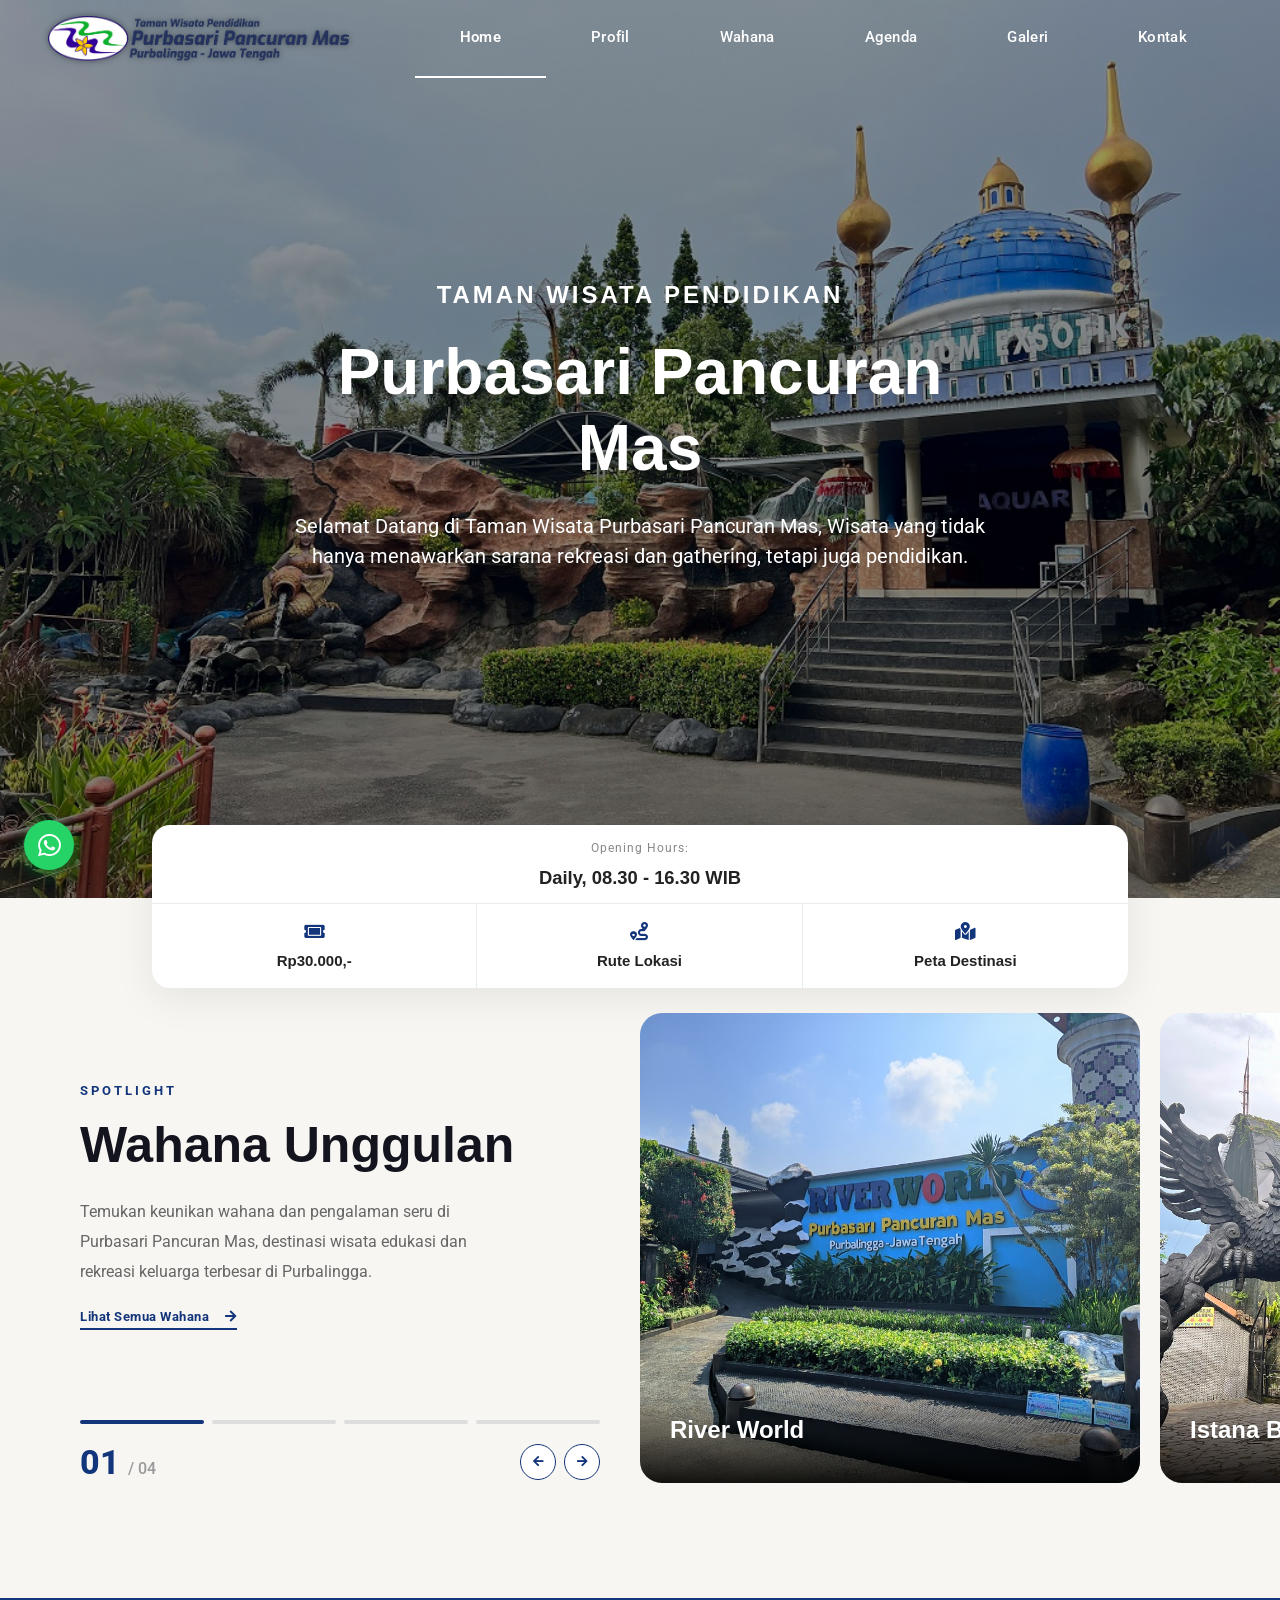
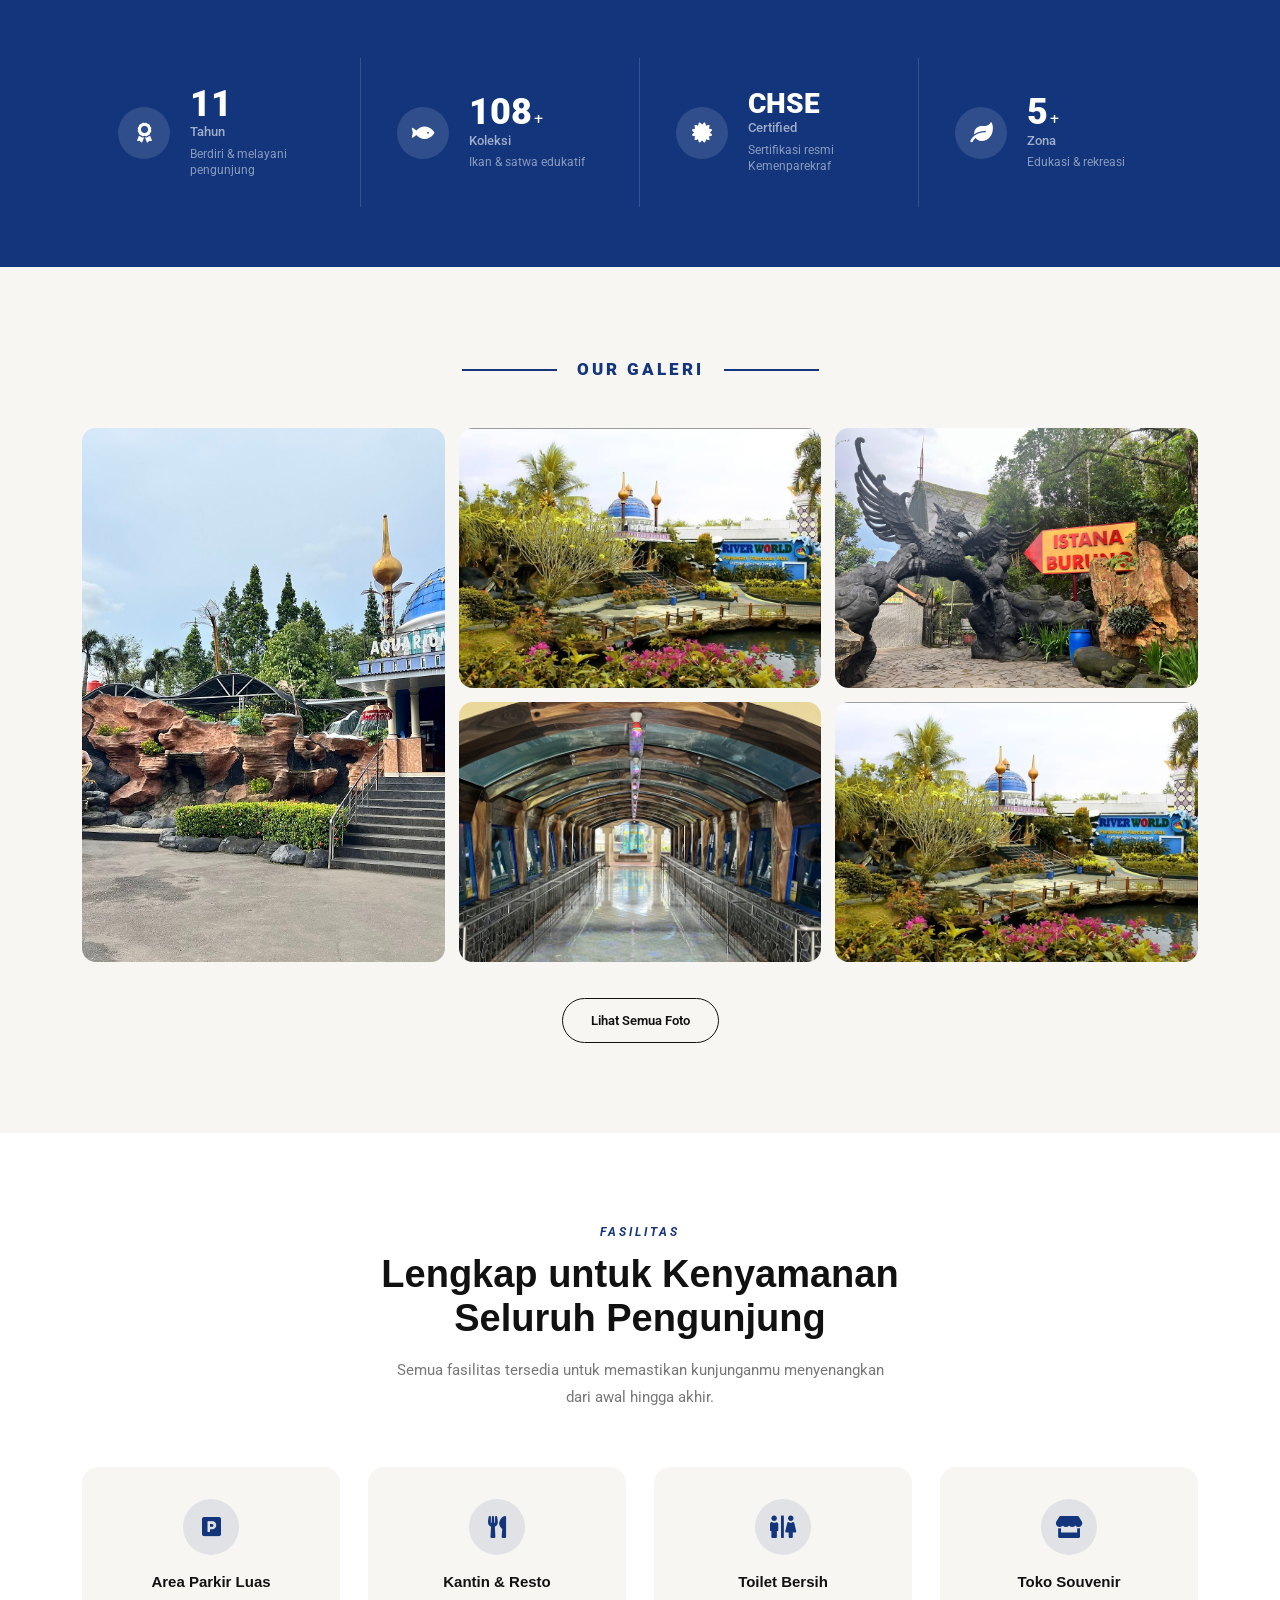
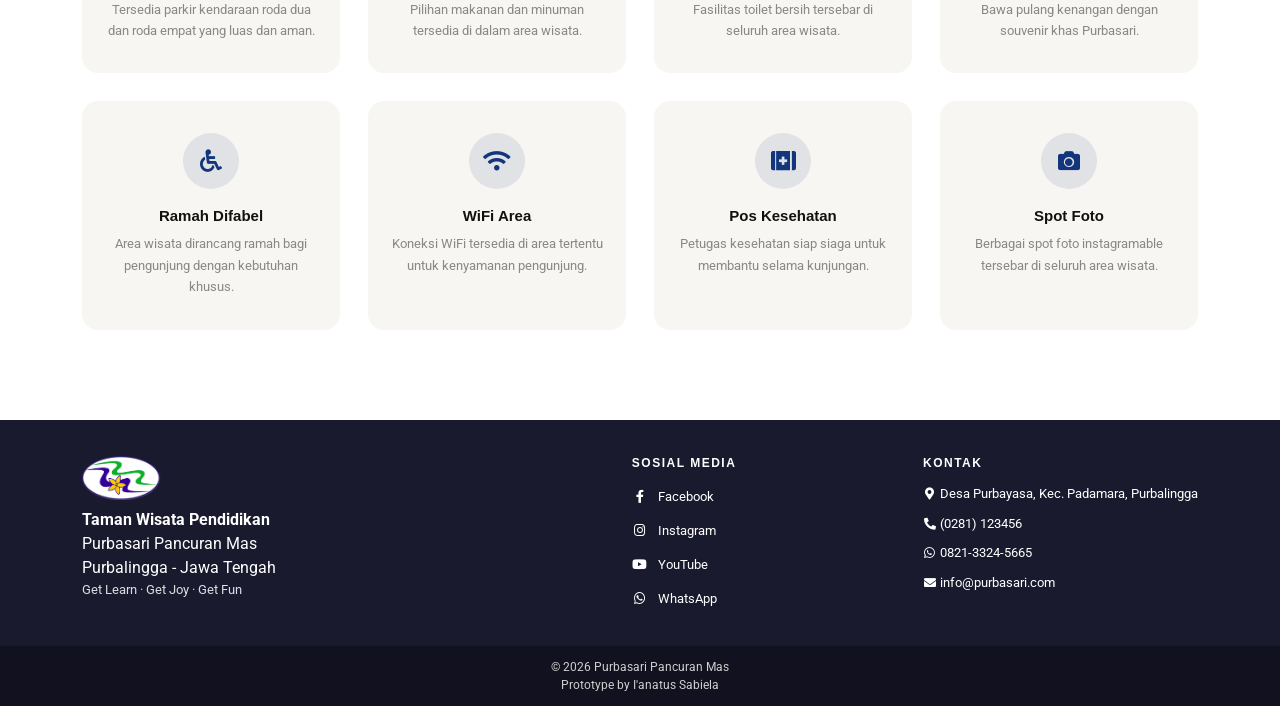
<file: index.html>
<!DOCTYPE html>
<html lang="id">

<head>
    <meta charset="utf-8">
    <title>Purbasari Pancuran Mas - Wisata Edukasi Purbalingga</title>
    <meta content="width=device-width, initial-scale=1.0" name="viewport">
    <meta content="Wisata Edukasi Purbasari Pancuran Mas Purbalingga" name="keywords">
    <meta content="Wisata edukasi terlengkap di Purbalingga dengan berbagai wahana seru, outbound, kolam renang, spot foto instagramable" name="description">

    <!-- Google Web Fonts -->
    <link rel="preconnect" href="https://fonts.googleapis.com">
    <link rel="preconnect" href="https://fonts.gstatic.com" crossorigin>
    <link href="https://fonts.googleapis.com/css2?family=Raleway:wght@400;500;600&family=Roboto:wght@400;500&display=swap" rel="stylesheet">

    <!-- Icon Font Stylesheet -->
    <link rel="stylesheet" href="https://use.fontawesome.com/releases/v5.15.4/css/all.css"/>
    <link href="https://cdn.jsdelivr.net/npm/bootstrap-icons@1.4.1/font/bootstrap-icons.css" rel="stylesheet">

    <!-- Libraries Stylesheet -->
    <link href="lib/owlcarousel/assets/owl.carousel.min.css" rel="stylesheet">
    <link href="lib/lightbox/css/lightbox.min.css" rel="stylesheet">

    <!-- Customized Bootstrap Stylesheet -->
    <link href="css/bootstrap.min.css" rel="stylesheet">

    <!-- Template Stylesheet -->
    <link href="css/style.css" rel="stylesheet">

    <meta name="viewport" content="width=device-width, initial-scale=1.0">
</head>

<body>

    <!-- Spinner Start -->
    <div id="spinner" class="show bg-white position-fixed translate-middle w-100 vh-100 top-50 start-50 d-flex align-items-center justify-content-center">
        <div class="spinner-border text-primary" style="width: 3rem; height: 3rem;" role="status">
            <span class="sr-only">Loading...</span>
        </div>
    </div>
    <!-- Spinner End -->

    <!-- Navbar & Hero Start -->
    <div class="container-fluid position-relative p-0">
        <nav class="navbar navbar-expand-lg navbar-light px-4 px-lg-5 py-3 py-lg-0">
            <a href="index.html" class="navbar-brand p-0">
                <img src="img/logo-ppm.png" alt="Logo Purbasari" style="height: 45px; width: auto;">
            </a>
            <button class="navbar-toggler" type="button" data-bs-toggle="collapse" data-bs-target="#navbarCollapse">
                <span class="fa fa-bars"></span>
            </button>
            <div class="collapse navbar-collapse" id="navbarCollapse">
                <div class="navbar-nav ms-auto py-0">
                    <a href="index.html" class="nav-item nav-link active">Home</a>
                    <a href="profil.html" class="nav-item nav-link">Profil</a>
                    <a href="wahana.html" class="nav-item nav-link">Wahana</a>
                    <a href="agenda.html" class="nav-item nav-link">Agenda</a>
                    <a href="galeri.html" class="nav-item nav-link">Galeri</a>
                    <a href="kontak.html" class="nav-item nav-link">Kontak</a>
                </div>
            </div>
        </nav>

        <!-- Hero Section - Auto Slide + Klik Hero -->
        <div class="hero-click-slider" id="heroClickSlider">
            <div class="hero-slides">
                <div class="hero-slide active" style="background-image: url('img/aquarium-eksotik.jpg');"></div>
                <div class="hero-slide" style="background-image: url('img/riverworld.jpg');"></div>
                <div class="hero-slide" style="background-image: url('img/akuarium-lengkung.jpg');"></div>
                <div class="hero-slide" style="background-image: url('img/istana-burung.jpg');"></div>
            </div>
            <div class="hero-overlay"></div>
            <div class="hero-caption">
                <div class="container">
                    <div class="row justify-content-center">
                        <div class="col-lg-8 text-center">
                            <h4 class="text-white text-uppercase fw-bold mb-4" style="letter-spacing: 3px;">Taman Wisata Pendidikan</h4>
                            <h1 class="display-3 text-capitalize text-white mb-4">Purbasari Pancuran Mas</h1>
                            <p class="mb-5 fs-5 text-white">Selamat Datang di Taman Wisata Purbasari Pancuran Mas, Wisata yang tidak hanya menawarkan sarana rekreasi dan gathering, tetapi juga pendidikan.</p>
                        </div>
                    </div>
                </div>
            </div>
        </div>
    <!-- Navbar & Hero End -->

<!-- Visitor Guide Start -->
<div class="container visitor-guide-wrapper">
    <div class="visitor-guide-box">

        <div class="opening-hours">
            <span>Opening Hours:</span>
            <h2>Daily, 08.30 - 16.30 WIB</h2>
        </div>

        <div class="visitor-guide-menu">

            <a href="https://docs.google.com/forms/d/e/1FAIpQLSeNqJqa9-iqd21fyFtMaQ8X40g9xyYmw7_GaGiMCKHvMVeOww/viewform"
            target="_blank"
            class="guide-item">
                <i class="fas fa-ticket-alt"></i>
                <h6>Rp30.000,-</h6>
            </a>

            <a href="https://maps.app.goo.gl/AWLLvHXVFWR4TYDMA"
            target="_blank"
            class="guide-item">
                <i class="fas fa-route"></i>
                <h6>Rute Lokasi</h6>
            </a>

            <div class="guide-item" id="openMap">
                <i class="fas fa-map-marked-alt"></i>
                <h6>Peta Destinasi</h6>
            </div>

        </div>

    </div>
</div>
<!-- Visitor Guide End -->
          
<!-- Spotlight Start -->
<section class="spotlight-section">

    <div class="spotlight-left">
    <div class="spotlight-text">
        <span class="spotlight-label">SPOTLIGHT</span>
        <h2 class="spotlight-title">Wahana Unggulan</h2>
        <p class="spotlight-desc">Temukan keunikan wahana dan pengalaman seru di
        Purbasari Pancuran Mas, destinasi wisata edukasi
        dan rekreasi keluarga terbesar di Purbalingga.</p>
        <a href="wahana.html" class="spotlight-cta">
            Lihat Semua Wahana <i class="fas fa-arrow-right ms-2"></i>
        </a>
    </div>

        <div class="spotlight-footer" id="spotlightFooter">
            <div id="spotlightProgress" class="spotlight-progress"></div>
            <div class="spotlight-bottom-row">
                <div id="spotlightCounter" class="spotlight-counter">01 <span>/ 04</span></div>
                <div class="spotlight-nav">
                    <button id="spotlightPrev"><i class="fas fa-arrow-left"></i></button>
                    <button id="spotlightNext"><i class="fas fa-arrow-right"></i></button>
                </div>
            </div>
        </div>
    </div>

    <div class="spotlight-right">
        <div id="spotlightTrack" class="spotlight-track">
            <a href="wahana.html" class="spotlight-card">
                <img src="img/aquarium-eksotik.jpg" alt="Aquarium Eksotik">
                <div class="spotlight-overlay">
                    <h3>Aquarium Eksotik</h3>
                </div>
            </a>
            <a href="wahana.html" class="spotlight-card">
                <img src="img/riverworld.jpg" alt="River World">
                <div class="spotlight-overlay">
                    <h3>River World</h3>
                </div>
            </a>
            <a href="wahana.html" class="spotlight-card">
                <img src="img/istana-burung.jpg" alt="Istana Burung">
                <div class="spotlight-overlay">
                    <h3>Istana Burung</h3>
                </div>
            </a>
            <a href="wahana.html" class="spotlight-card">
                <img src="img/akuarium-lengkung.jpg" alt="Akuarium Lengkung">
                <div class="spotlight-overlay">
                    <h3>Akuarium Lengkung</h3>
                </div>
            </a>
        </div>
    </div>

</section>
<!-- Spotlight End -->

<!-- Stats Start -->
    <section class="stats-section">
        <div class="container">
            <div class="stats-grid">
 
                <div class="stats-item">
                    <div class="stats-icon"><i class="fas fa-award"></i></div>
                    <div class="stats-text">
                        <span class="stats-value" data-target="22">0</span>
                        <span class="stats-unit">Tahun</span>
                        <p>Berdiri & melayani pengunjung</p>
                    </div>
                </div>
 
                <div class="stats-item">
                    <div class="stats-icon"><i class="fas fa-fish"></i></div>
                    <div class="stats-text">
                        <div class="stats-number">
                            <span class="stats-value" data-target="200">0</span><span class="stats-plus">+</span>
                        </div>
                        <span class="stats-unit">Koleksi</span>
                        <p>Ikan & satwa edukatif</p>
                    </div>
                </div>
                
                <div class="stats-item">
                    <div class="stats-icon"><i class="fas fa-certificate"></i></div>
                    <div class="stats-text">
                        <span class="stats-value chse">CHSE</span>
                        <span class="stats-unit">Certified</span>
                        <p>Sertifikasi resmi Kemenparekraf</p>
                    </div>
                </div>
 
                <div class="stats-item">
                    <div class="stats-icon"><i class="fas fa-leaf"></i></div>
                    <div class="stats-text">
                        <div class="stats-number">
                            <span class="stats-value" data-target="10">0</span><span class="stats-plus">+</span>
                        </div>
                        <span class="stats-unit">Zona</span>
                        <p>Edukasi & rekreasi</p>
                    </div>
                </div>
 
            </div>
        </div>
    </section>
    <!-- Stats End -->


    
<!-- =====================
     GALERI SECTION Start
===================== -->
<section class="galeri-section">
    <div class="container">
        <div class="gallery-label-wrap">
        <span class="gallery-line"></span>
        <span class="gallery-label">OUR GALERI</span>
        <span class="gallery-line"></span>
    </div>

        <div class="galeri-grid">

            <a href="img/aquarium-eksotik.jpg" data-lightbox="galeri" data-title="Aquarium Eksotik" class="galeri-item galeri-item--tall">
                <img src="img/aquarium-eksotik.jpg" alt="Aquarium Eksotik">
                <div class="galeri-overlay"><span>Aquarium Eksotik</span></div>
            </a>

            <a href="img/river-world.jpg" data-lightbox="galeri" data-title="River World" class="galeri-item">
                <img src="img/river-world.jpg" alt="River World">
                <div class="galeri-overlay"><span>River World</span></div>
            </a>

            <a href="img/istana-burung.jpg" data-lightbox="galeri" data-title="Istana Burung" class="galeri-item">
                <img src="img/istana-burung.jpg" alt="Istana Burung">
                <div class="galeri-overlay"><span>Istana Burung</span></div>
            </a>

            <a href="img/akuarium-lengkung.jpg" data-lightbox="galeri" data-title="Akuarium Lengkung" class="galeri-item">
                <img src="img/akuarium-lengkung.jpg" alt="Akuarium Lengkung">
                <div class="galeri-overlay"><span>Aquarium Toyoshuka</span></div>
            </a>

            <a href="img/river-world.jpg" data-lightbox="galeri" data-title="Suasana Wisata" class="galeri-item">
                <img src="img/river-world.jpg" alt="Suasana Wisata">
                <div class="galeri-overlay"><span>Suasana Wisata</span></div>
            </a>

        </div>

        <div class="galeri-footer">
            <a href="#" class="btn-outline-dark-custom">Lihat Semua Foto</a>
        </div>

    </div>
</section>
<!-- GALERI SECTION End -->

<!--FASILITAS SECTION START-->
<section class="fasilitas-section">
    <div class="container">

        <div class="fasilitas-header">
            <span class="section-label">Fasilitas</span>
            <h2 class="section-heading">Lengkap untuk Kenyamanan<br>Seluruh Pengunjung</h2>
            <p class="section-subheading">Semua fasilitas tersedia untuk memastikan kunjunganmu menyenangkan dari awal hingga akhir.</p>
        </div>

        <div class="fasilitas-grid">

            <div class="fasilitas-item">
                <div class="fasilitas-icon">
                    <i class="fas fa-parking"></i>
                </div>
                <h5>Area Parkir Luas</h5>
                <p>Tersedia parkir kendaraan roda dua dan roda empat yang luas dan aman.</p>
            </div>

            <div class="fasilitas-item">
                <div class="fasilitas-icon">
                    <i class="fas fa-utensils"></i>
                </div>
                <h5>Kantin & Resto</h5>
                <p>Pilihan makanan dan minuman tersedia di dalam area wisata.</p>
            </div>

            <div class="fasilitas-item">
                <div class="fasilitas-icon">
                    <i class="fas fa-restroom"></i>
                </div>
                <h5>Toilet Bersih</h5>
                <p>Fasilitas toilet bersih tersebar di seluruh area wisata.</p>
            </div>

            <div class="fasilitas-item">
                <div class="fasilitas-icon">
                    <i class="fas fa-store"></i>
                </div>
                <h5>Toko Souvenir</h5>
                <p>Bawa pulang kenangan dengan souvenir khas Purbasari.</p>
            </div>

            <div class="fasilitas-item">
                <div class="fasilitas-icon">
                    <i class="fas fa-wheelchair"></i>
                </div>
                <h5>Ramah Difabel</h5>
                <p>Area wisata dirancang ramah bagi pengunjung dengan kebutuhan khusus.</p>
            </div>

            <div class="fasilitas-item">
                <div class="fasilitas-icon">
                    <i class="fas fa-wifi"></i>
                </div>
                <h5>WiFi Area</h5>
                <p>Koneksi WiFi tersedia di area tertentu untuk kenyamanan pengunjung.</p>
            </div>

            <div class="fasilitas-item">
                <div class="fasilitas-icon">
                    <i class="fas fa-first-aid"></i>
                </div>
                <h5>Pos Kesehatan</h5>
                <p>Petugas kesehatan siap siaga untuk membantu selama kunjungan.</p>
            </div>

            <div class="fasilitas-item">
                <div class="fasilitas-icon">
                    <i class="fas fa-camera"></i>
                </div>
                <h5>Spot Foto</h5>
                <p>Berbagai spot foto instagramable tersebar di seluruh area wisata.</p>
            </div>

        </div>

    </div>
</section>
<!-- FASILITAS SECTION End -->

    <div class="container-fluid footer-new">
    <div class="container">
        <div class="footer-new-grid">

            <div class="footer-col">
                <img src="img/logoppm.png" alt="Logo Purbasari"
                    style="height:44px;width:auto;display:block;margin-bottom:8px;">
                <p style="margin:0;font-weight:bold;">Taman Wisata Pendidikan</p>
                <p style="margin:0;">Purbasari Pancuran Mas</p>
                <p style="margin:0;">Purbalingga - Jawa Tengah</p>
                <p class="footer-tagline">Get Learn · Get Joy · Get Fun</p>
            </div>


            <!-- Tengah: Sosial Media -->
            <div class="footer-col">
                <h5 class="footer-col-title">Sosial Media</h5>
                <ul class="footer-links footer-links--social">
                    <li>
                        <a href="https://facebook.com/usernamekamu" target="_blank">
                            <i class="fab fa-facebook-f"></i> Facebook
                        </a>
                    </li>

                    <li>
                        <a href="https://instagram.com/usernamekamu" target="_blank">
                            <i class="fab fa-instagram"></i> Instagram
                        </a>
                    </li>

                    <li>
                        <a href="https://youtube.com/@channelkamu" target="_blank">
                            <i class="fab fa-youtube"></i> YouTube
                        </a>
                    </li>

                    <li>
                        <a href="https://wa.me/6282133245665" target="_blank">
                            <i class="fab fa-whatsapp"></i> WhatsApp
                        </a>
                    </li>
                </ul>
            </div>

            <!-- Kanan: Kontak -->
            <div class="footer-col">
                <h5 class="footer-col-title">Kontak</h5>
                <ul class="footer-links footer-links--contact">
                    <li>
                        <a href="https://maps.app.goo.gl/AWLLvHXVFWR4TYDMA" target="_blank">
                            <i class="fas fa-map-marker-alt"></i>
                            Desa Purbayasa, Kec. Padamara, Purbalingga
                        </a>
                    </li>

                    <li>
                        <a href="tel:+62281123456">
                            <i class="fas fa-phone-alt"></i>
                            (0281) 123456
                        </a>
                    </li>

                    <li>
                        <a href="https://wa.me/6282133245665" target="_blank">
                            <i class="fab fa-whatsapp"></i>
                            0821-3324-5665
                        </a>
                    </li>

                    <li>
                        <a href="mailto:info@purbasari.com">
                            <i class="fas fa-envelope"></i>
                            info@purbasari.com
                        </a>
                    </li>
                </ul>
            </div>

        </div>
    </div>
</div>

<div class="footer-copy">
    <div class="container">
        <p>© 2026 Purbasari Pancuran Mas</p>
        <p>Prototype by I'anatus Sabiela</p>
    </div>
</div>
 
    <a href="#" class="btn btn-primary btn-md-square back-to-top"><i class="fa fa-arrow-up"></i></a>
 
    <script src="https://ajax.googleapis.com/ajax/libs/jquery/3.6.4/jquery.min.js"></script>
    <script src="https://cdn.jsdelivr.net/npm/bootstrap@5.0.0/dist/js/bootstrap.bundle.min.js"></script>
    <script src="lib/easing/easing.min.js"></script>
    <script src="lib/waypoints/waypoints.min.js"></script>
    <script src="lib/owlcarousel/owl.carousel.min.js"></script>
    <script src="lib/lightbox/js/lightbox.min.js"></script>
 
    <div id="mapModal" class="map-modal">
        <div class="map-toolbar">
            <a href="img/petawisata.jpg" download class="download-map"><i class="fas fa-download"></i></a>
            <button id="closeMap" class="close-map"><i class="fas fa-times"></i></button>
        </div>
        <img src="img/petawisata.jpg" alt="Peta Destinasi">
    </div>
 
    <script src="js/main.js"></script>

    <!-- WA Float -->
    <a href="https://wa.me/6282133245665" target="_blank" class="wa-float" title="Chat WhatsApp">
        <i class="fab fa-whatsapp"></i>
    </a>

</body>
</html>
</file>
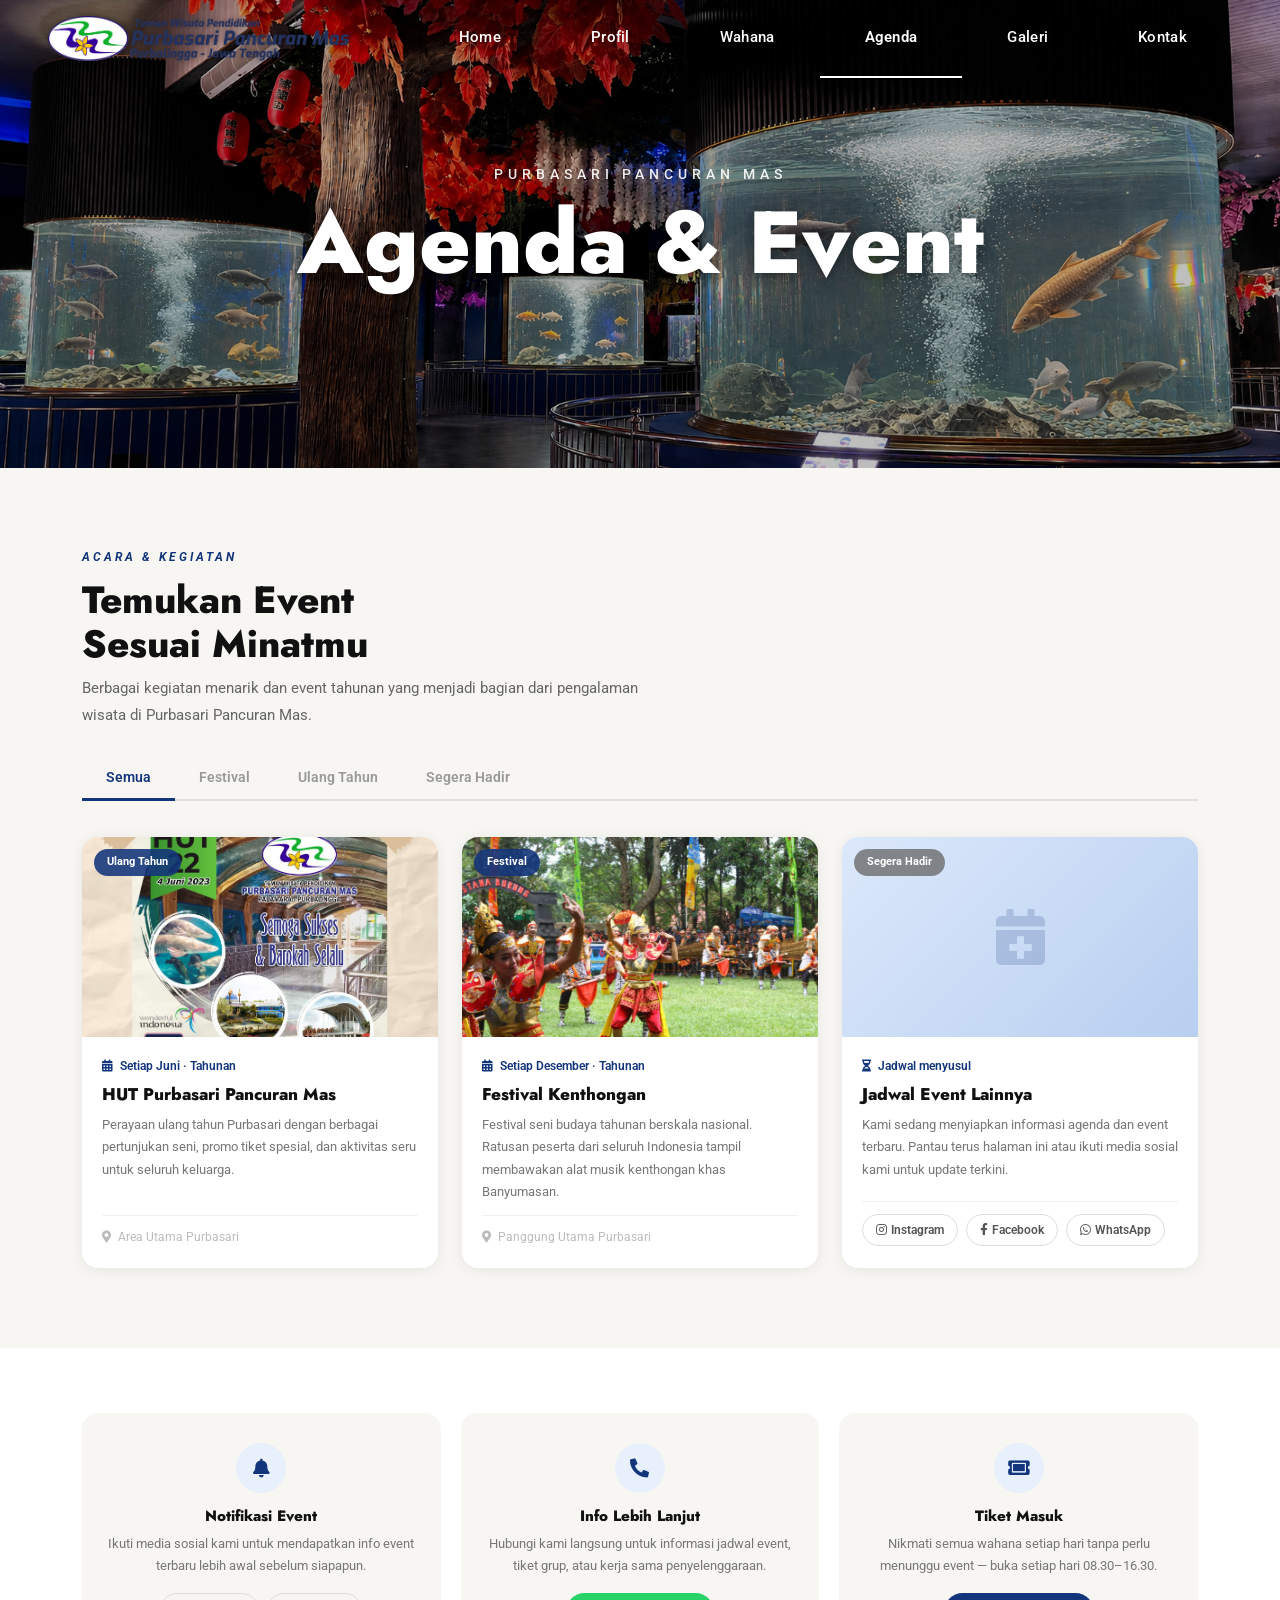
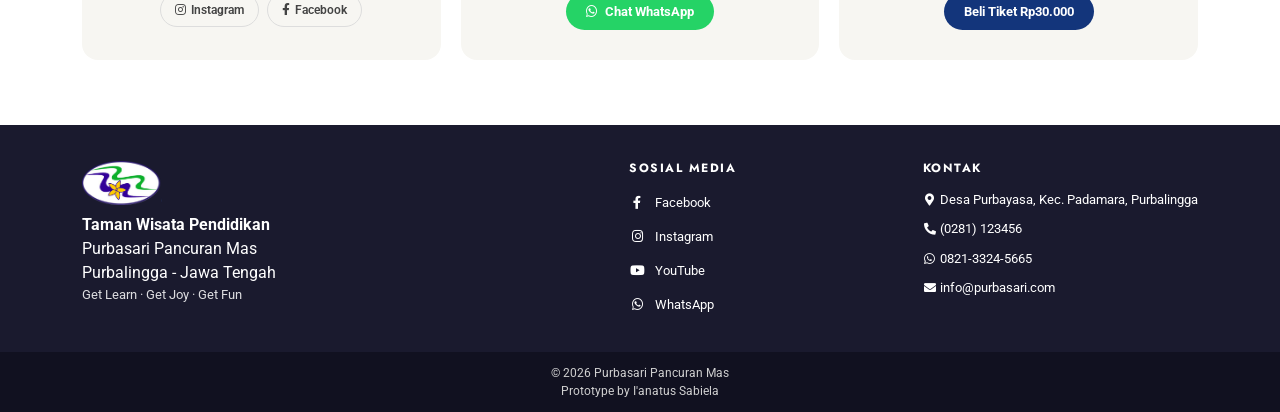
<file: agenda.html>
<!DOCTYPE html>
<html lang="id">

<head>
    <meta charset="utf-8">
    <title>Agenda - Purbasari Pancuran Mas</title>
    <meta content="width=device-width, initial-scale=1.0" name="viewport">
    <meta content="Wahana wisata Purbasari Pancuran Mas Purbalingga" name="keywords">
    <meta content="Lengkap! Semua wahana di Purbasari Pancuran Mas — gratis dengan tiket masuk dan wahana berbayar." name="description">

    <link rel="preconnect" href="https://fonts.googleapis.com">
    <link rel="preconnect" href="https://fonts.gstatic.com" crossorigin>
    <link href="https://fonts.googleapis.com/css2?family=Jost:wght@500;600&family=Roboto:wght@400;500&display=swap" rel="stylesheet">
    <link rel="stylesheet" href="https://use.fontawesome.com/releases/v5.15.4/css/all.css"/>
    <link href="https://cdn.jsdelivr.net/npm/bootstrap-icons@1.4.1/font/bootstrap-icons.css" rel="stylesheet">
    <link href="lib/lightbox/css/lightbox.min.css" rel="stylesheet">
    <link href="css/bootstrap.min.css" rel="stylesheet">
    <link href="css/style.css" rel="stylesheet">
    <link href="css/wahana.css" rel="stylesheet">
    <link href="css/agenda.css" rel="stylesheet">
    <meta name="viewport" content="width=device-width, initial-scale=1.0">
</head>

<body>

    <div id="spinner" class="show bg-white position-fixed translate-middle w-100 vh-100 top-50 start-50 d-flex align-items-center justify-content-center">
        <div class="spinner-border text-primary" style="width: 3rem; height: 3rem;" role="status">
            <span class="sr-only">Loading...</span>
        </div>
    </div>

    <!-- Navbar -->
    <div class="container-fluid position-relative p-0">
        <nav class="navbar navbar-expand-lg navbar-light px-4 px-lg-5 py-3 py-lg-0">
            <a href="index.html" class="navbar-brand p-0">
                <img src="img/logo-ppm.png" alt="Logo Purbasari" style="height: 45px; width: auto;">
            </a>
            <button class="navbar-toggler" type="button" data-bs-toggle="collapse" data-bs-target="#navbarCollapse">
                <span class="fa fa-bars"></span>
            </button>
            <div class="collapse navbar-collapse" id="navbarCollapse">
                <div class="navbar-nav ms-auto py-0">
                    <a href="index.html" class="nav-item nav-link">Home</a>
                    <a href="profil.html" class="nav-item nav-link">Profil</a>
                    <a href="wahana.html" class="nav-item nav-link">Wahana</a>
                    <a href="agenda.html" class="nav-item nav-link active">Agenda</a>
                    <a href="galeri.html" class="nav-item nav-link">Galeri</a>
                    <a href="kontak.html" class="nav-item nav-link">Kontak</a>
                </div>
            </div>
        </nav>
    </div>
    <!-- Navbar End -->

    <!-- Page Hero -->
    <div class="wahana-hero">
        <div class="wahana-hero-overlay"></div>
        <div class="wahana-hero-content">
            <p class="wahana-hero-eyebrow">Purbasari Pancuran Mas</p>
            <h1 class="wahana-hero-title">Agenda & Event</h1>
        </div>
    </div>
    <!-- Page Hero End -->

    <!-- Event Section -->
<section class="agenda-section">
    <div class="container">

        <div class="event-header">
            <span class="section-label">Acara & Kegiatan</span>
            <h2 class="section-heading">Temukan Event<br>Sesuai Minatmu</h2>
            <p class="section-desc">Berbagai kegiatan menarik dan event tahunan yang menjadi bagian dari pengalaman wisata di Purbasari Pancuran Mas.</p>
        </div>

        <!-- Filter tabs -->
        <div class="event-tabs">
            <button class="event-tab active" data-filter="all">Semua</button>
            <button class="event-tab" data-filter="festival">Festival</button>
            <button class="event-tab" data-filter="ulang-tahun">Ulang Tahun</button>
            <button class="event-tab" data-filter="coming-soon">Segera Hadir</button>
        </div>

        <!-- Event Cards -->
        <div class="event-cards-grid" id="eventGrid">

            <div class="ev-card" data-cat="ulang-tahun">
                <div class="ev-card-img">
                    <img src="img/hut.png" alt="HUT Purbasari">
                    <span class="ev-badge">Ulang Tahun</span>
                </div>
                <div class="ev-card-body">
                    <p class="ev-date"><i class="fas fa-calendar-alt me-1"></i> Setiap Juni · Tahunan</p>
                    <h3 class="ev-title">HUT Purbasari Pancuran Mas</h3>
                    <p class="ev-desc">Perayaan ulang tahun Purbasari dengan berbagai pertunjukan seni, promo tiket spesial, dan aktivitas seru untuk seluruh keluarga.</p>
                    <p class="ev-loc"><i class="fas fa-map-marker-alt me-1"></i> Area Utama Purbasari</p>
                </div>
            </div>

            <div class="ev-card" data-cat="festival">
                <div class="ev-card-img">
                    <img src="img/kenthongan.png" alt="Festival Kenthongan">
                    <span class="ev-badge">Festival</span>
                </div>
                <div class="ev-card-body">
                    <p class="ev-date"><i class="fas fa-calendar-alt me-1"></i> Setiap Desember · Tahunan</p>
                    <h3 class="ev-title">Festival Kenthongan</h3>
                    <p class="ev-desc">Festival seni budaya tahunan berskala nasional. Ratusan peserta dari seluruh Indonesia tampil membawakan alat musik kenthongan khas Banyumasan.</p>
                    <p class="ev-loc"><i class="fas fa-map-marker-alt me-1"></i> Panggung Utama Purbasari</p>
                </div>
            </div>

            <div class="ev-card ev-card--soon" data-cat="coming-soon">
                <div class="ev-card-img ev-card-img--soon">
                    <i class="fas fa-calendar-plus ev-soon-icon"></i>
                    <span class="ev-badge ev-badge--soon">Segera Hadir</span>
                </div>
                <div class="ev-card-body">
                    <p class="ev-date"><i class="fas fa-hourglass-half me-1"></i> Jadwal menyusul</p>
                    <h3 class="ev-title">Jadwal Event Lainnya</h3>
                    <p class="ev-desc">Kami sedang menyiapkan informasi agenda dan event terbaru. Pantau terus halaman ini atau ikuti media sosial kami untuk update terkini.</p>
                    <div class="ev-soon-links">
                        <a href="#"><i class="fab fa-instagram me-1"></i> Instagram</a>
                        <a href="#"><i class="fab fa-facebook-f me-1"></i> Facebook</a>
                        <a href="https://wa.me/6282133245665" target="_blank"><i class="fab fa-whatsapp me-1"></i> WhatsApp</a>
                    </div>
                </div>
            </div>

        </div>

        <div class="ev-empty" id="evEmpty" style="display:none;">
            <i class="fas fa-calendar-times"></i>
            <p>Tidak ada event untuk kategori ini</p>
        </div>

    </div>
</section>

    <!-- Info Box -->
    <section class="event-info-section">
        <div class="container">
            <div class="event-info-grid">

                <div class="event-info-card">
                    <div class="event-info-icon"><i class="fas fa-bell"></i></div>
                    <h4>Notifikasi Event</h4>
                    <p>Ikuti media sosial kami untuk mendapatkan info event terbaru lebih awal sebelum siapapun.</p>
                    <div class="event-info-socials">
                        <a href="#"><i class="fab fa-instagram"></i> Instagram</a>
                        <a href="#"><i class="fab fa-facebook-f"></i> Facebook</a>
                    </div>
                </div>

                <div class="event-info-card">
                    <div class="event-info-icon"><i class="fas fa-phone-alt"></i></div>
                    <h4>Info Lebih Lanjut</h4>
                    <p>Hubungi kami langsung untuk informasi jadwal event, tiket grup, atau kerja sama penyelenggaraan.</p>
                    <a href="https://wa.me/6282133245665" target="_blank" class="event-wa-btn">
                        <i class="fab fa-whatsapp me-2"></i> Chat WhatsApp
                    </a>
                </div>

                <div class="event-info-card">
                    <div class="event-info-icon"><i class="fas fa-ticket-alt"></i></div>
                    <h4>Tiket Masuk</h4>
                    <p>Nikmati semua wahana setiap hari tanpa perlu menunggu event — buka setiap hari 08.30–16.30.</p>
                    <a href="https://docs.google.com/forms/d/e/1FAIpQLSeNqJqa9-iqd21fyFtMaQ8X40g9xyYmw7_GaGiMCKHvMVeOww/viewform"
                       target="_blank" class="event-tiket-btn">
                        Beli Tiket Rp30.000
                    </a>
                </div>

            </div>
        </div>
    </section>

    <!-- Footer -->
    <div class="container-fluid footer-new">
    <div class="container">
        <div class="footer-new-grid">

            <!-- Kiri: Logo + Jargon -->
             <div class="footer-col">
                <img src="img/logoppm.png" alt="Logo Purbasari"
                    style="height:44px;width:auto;display:block;margin-bottom:8px;">
                <p style="margin:0;font-weight:bold;">Taman Wisata Pendidikan</p>
                <p style="margin:0;">Purbasari Pancuran Mas</p>
                <p style="margin:0;">Purbalingga - Jawa Tengah</p>
                <p class="footer-tagline">Get Learn · Get Joy · Get Fun</p>
            </div>


            <!-- Tengah: Sosial Media -->
            <div class="footer-col">
                <h5 class="footer-col-title">Sosial Media</h5>
                <ul class="footer-links footer-links--social">
                    <li>
                        <a href="https://facebook.com/usernamekamu" target="_blank">
                            <i class="fab fa-facebook-f"></i> Facebook
                        </a>
                    </li>

                    <li>
                        <a href="https://instagram.com/usernamekamu" target="_blank">
                            <i class="fab fa-instagram"></i> Instagram
                        </a>
                    </li>

                    <li>
                        <a href="https://youtube.com/@channelkamu" target="_blank">
                            <i class="fab fa-youtube"></i> YouTube
                        </a>
                    </li>

                    <li>
                        <a href="https://wa.me/6282133245665" target="_blank">
                            <i class="fab fa-whatsapp"></i> WhatsApp
                        </a>
                    </li>
                </ul>
            </div>

            <!-- Kanan: Kontak -->
            <div class="footer-col">
                <h5 class="footer-col-title">Kontak</h5>
                <ul class="footer-links footer-links--contact">
                    <li>
                        <a href="https://maps.app.goo.gl/AWLLvHXVFWR4TYDMA" target="_blank">
                            <i class="fas fa-map-marker-alt"></i>
                            Desa Purbayasa, Kec. Padamara, Purbalingga
                        </a>
                    </li>

                    <li>
                        <a href="tel:+62281123456">
                            <i class="fas fa-phone-alt"></i>
                            (0281) 123456
                        </a>
                    </li>

                    <li>
                        <a href="https://wa.me/6282133245665" target="_blank">
                            <i class="fab fa-whatsapp"></i>
                            0821-3324-5665
                        </a>
                    </li>

                    <li>
                        <a href="mailto:info@purbasari.com">
                            <i class="fas fa-envelope"></i>
                            info@purbasari.com
                        </a>
                    </li>
                </ul>
            </div>

        </div>
    </div>
</div>

<div class="footer-copy">
    <div class="container">
        <p>© 2026 Purbasari Pancuran Mas</p>
        <p>Prototype by I'anatus Sabiela</p>
    </div>
</div>

    <a href="#" class="btn btn-primary btn-md-square back-to-top"><i class="fa fa-arrow-up"></i></a>

    <script src="https://ajax.googleapis.com/ajax/libs/jquery/3.6.4/jquery.min.js"></script>
    <script src="https://cdn.jsdelivr.net/npm/bootstrap@5.0.0/dist/js/bootstrap.bundle.min.js"></script>
    <script src="js/main.js"></script>
    <script src="js/agenda.js"></script>
</body>
</html>
</file>
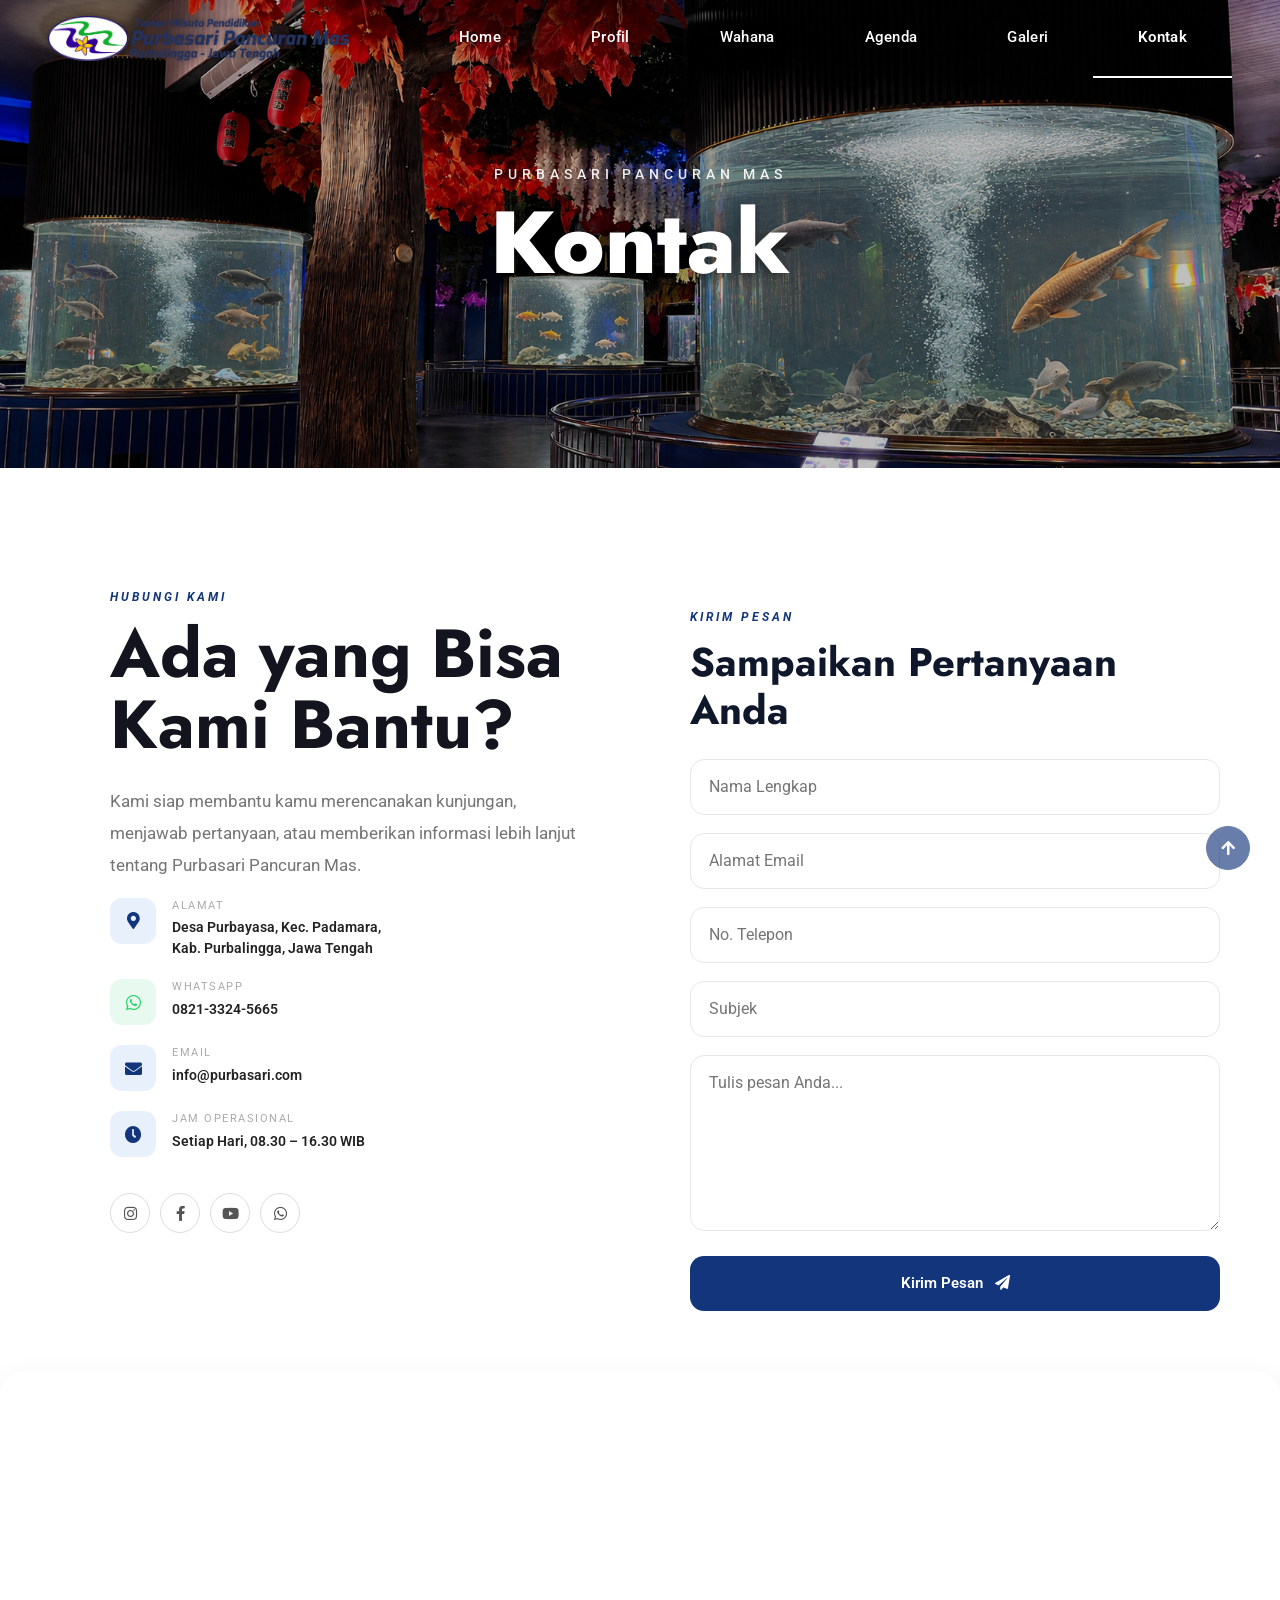
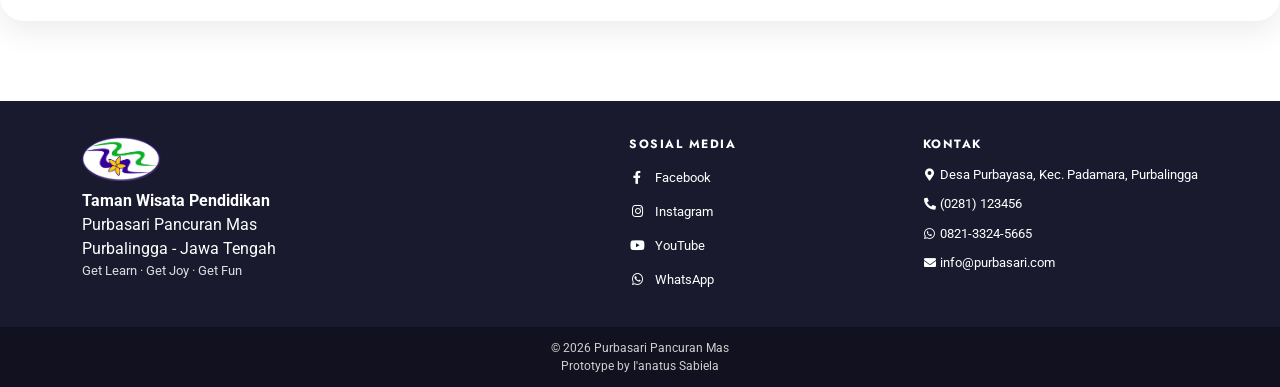
<file: kontak.html>
<!DOCTYPE html>
<html lang="id">
<head>
    <meta charset="utf-8">
    <title>Kontak - Purbasari Pancuran Mas</title>
    <meta content="width=device-width, initial-scale=1.0" name="viewport">
    <link rel="preconnect" href="https://fonts.googleapis.com">
    <link rel="preconnect" href="https://fonts.gstatic.com" crossorigin>
    <link href="https://fonts.googleapis.com/css2?family=Jost:wght@500;600&family=Roboto:wght@400;500&display=swap" rel="stylesheet">
    <link rel="stylesheet" href="https://use.fontawesome.com/releases/v5.15.4/css/all.css"/>
    <link href="https://cdn.jsdelivr.net/npm/bootstrap-icons@1.4.1/font/bootstrap-icons.css" rel="stylesheet">
    <link href="css/bootstrap.min.css" rel="stylesheet">
    <link href="css/style.css" rel="stylesheet">
    <link href="css/wahana.css" rel="stylesheet">
    <link href="css/kontak.css" rel="stylesheet">
    <meta name="viewport" content="width=device-width, initial-scale=1.0">
</head>
<body>

    <div id="spinner" class="show bg-white position-fixed translate-middle w-100 vh-100 top-50 start-50 d-flex align-items-center justify-content-center">
        <div class="spinner-border text-primary" style="width:3rem;height:3rem;" role="status">
            <span class="sr-only">Loading...</span>
        </div>
    </div>

    <!-- Navbar -->
    <div class="container-fluid position-relative p-0">
        <nav class="navbar navbar-expand-lg navbar-light px-4 px-lg-5 py-3 py-lg-0">
            <a href="index.html" class="navbar-brand p-0">
                <img src="img/logo-ppm.png" alt="Logo Purbasari" style="height:45px;width:auto;">
            </a>
            <button class="navbar-toggler" type="button" data-bs-toggle="collapse" data-bs-target="#navbarCollapse">
                <span class="fa fa-bars"></span>
            </button>
            <div class="collapse navbar-collapse" id="navbarCollapse">
                <div class="navbar-nav ms-auto py-0">
                    <a href="index.html" class="nav-item nav-link">Home</a>
                    <a href="profil.html" class="nav-item nav-link">Profil</a>
                    <a href="wahana.html" class="nav-item nav-link">Wahana</a>
                    <a href="agenda.html" class="nav-item nav-link">Agenda</a>
                    <a href="galeri.html" class="nav-item nav-link">Galeri</a>
                    <a href="kontak.html" class="nav-item nav-link active">Kontak</a>
                </div>
            </div>
        </nav>
    </div>

    <!-- Hero -->
    <div class="wahana-hero kontak-hero">
        <div class="wahana-hero-overlay"></div>
        <div class="wahana-hero-content">
            <p class="wahana-hero-eyebrow">Purbasari Pancuran Mas</p>
            <h1 class="wahana-hero-title">Kontak</h1>
        </div>
    </div>
    

    <!-- Kontak Section -->
    <section class="kontak-section">
        <div class="kontak-grid">

            <!-- Kiri: Info kontak mepet tepi -->
            <div class="kontak-info">
                <span class="section-label">Hubungi Kami</span>
                <h2 class="kontak-title">Ada yang Bisa<br>Kami Bantu?</h2>
                <p class="kontak-desc">Kami siap membantu kamu merencanakan kunjungan, menjawab pertanyaan, atau memberikan informasi lebih lanjut tentang Purbasari Pancuran Mas.</p>

                <div class="kontak-list">

                    <a href="https://maps.app.goo.gl/AWLLvHXVFWR4TYDMA" target="_blank" class="kontak-item">
                        <div class="kontak-item-icon">
                            <i class="fas fa-map-marker-alt"></i>
                        </div>
                        <div class="kontak-item-text">
                            <span class="kontak-item-label">Alamat</span>
                            <strong>Desa Purbayasa, Kec. Padamara,<br>Kab. Purbalingga, Jawa Tengah</strong>
                        </div>
                    </a>

                    <a href="https://wa.me/6282133245665" target="_blank" class="kontak-item">
                        <div class="kontak-item-icon kontak-item-icon--wa">
                            <i class="fab fa-whatsapp"></i>
                        </div>
                        <div class="kontak-item-text">
                            <span class="kontak-item-label">WhatsApp</span>
                            <strong>0821-3324-5665</strong>
                        </div>
                    </a>

                    <a href="mailto:info@purbasari.com" class="kontak-item">
                        <div class="kontak-item-icon">
                            <i class="fas fa-envelope"></i>
                        </div>
                        <div class="kontak-item-text">
                            <span class="kontak-item-label">Email</span>
                            <strong>info@purbasari.com</strong>
                        </div>
                    </a>

                    <div class="kontak-item">
                        <div class="kontak-item-icon">
                            <i class="fas fa-clock"></i>
                        </div>
                        <div class="kontak-item-text">
                            <span class="kontak-item-label">Jam Operasional</span>
                            <strong>Setiap Hari, 08.30 – 16.30 WIB</strong>
                        </div>
                    </div>

                </div>

                <div class="kontak-socials">
                    <a href="#" class="kontak-social-btn"><i class="fab fa-instagram"></i></a>
                    <a href="#" class="kontak-social-btn"><i class="fab fa-facebook-f"></i></a>
                    <a href="#" class="kontak-social-btn"><i class="fab fa-youtube"></i></a>
                    <a href="https://wa.me/6282133245665" target="_blank" class="kontak-social-btn"><i class="fab fa-whatsapp"></i></a>
                </div>
                
            </div>

             <!-- KANAN : FORM -->
    <div class="kontak-form-wrap">

        <span class="section-label">Kirim Pesan</span>

        <h3 class="kontak-form-title">
            Sampaikan Pertanyaan Anda
        </h3>

        <form class="kontak-form">

            <div class="form-group">
                <input type="text"
                       placeholder="Nama Lengkap"
                       required>
            </div>

            <div class="form-group">
                <input type="email"
                       placeholder="Alamat Email"
                       required>
            </div>

            <div class="form-group">
                <input type="tel"
                       placeholder="No. Telepon">
            </div>

            <div class="form-group">
                <input type="text"
                       placeholder="Subjek"
                       required>
            </div>

            <div class="form-group">
                <textarea rows="6"
                          placeholder="Tulis pesan Anda..."
                          required></textarea>
            </div>

            <button type="submit" class="kontak-btn">
                Kirim Pesan
                <i class="fas fa-paper-plane ms-2"></i>
            </button>

        </form>

    </div>

        </div>

        <div class="kontak-map-embed">
                    <iframe
                        src="https://www.google.com/maps/embed?pb=!1m18!1m12!1m3!1d3955.8!2d109.3676!3d-7.3876!2m3!1f0!2f0!3f0!3m2!1i1024!2i768!4f13.1!3m3!1m2!1s0x2e655e0b0e0b0b0b%3A0x0!2sPurbasari+Pancuran+Mas!5e0!3m2!1sid!2sid!4v1"
                        width="100%" height="100%"
                        style="border:0;" allowfullscreen="" loading="lazy">
                    </iframe>
                </div>

    </section>

    <!-- Footer -->
    <div class="container-fluid footer-new">
    <div class="container">
        <div class="footer-new-grid">

            <!-- Kiri: Logo + Jargon -->
             <div class="footer-col">
                <img src="img/logoppm.png" alt="Logo Purbasari"
                    style="height:44px;width:auto;display:block;margin-bottom:8px;">
                <p style="margin:0;font-weight:bold;">Taman Wisata Pendidikan</p>
                <p style="margin:0;">Purbasari Pancuran Mas</p>
                <p style="margin:0;">Purbalingga - Jawa Tengah</p>
                <p class="footer-tagline">Get Learn · Get Joy · Get Fun</p>
            </div>


            <!-- Tengah: Sosial Media -->
            <div class="footer-col">
                <h5 class="footer-col-title">Sosial Media</h5>
                <ul class="footer-links footer-links--social">
                    <li>
                        <a href="https://facebook.com/usernamekamu" target="_blank">
                            <i class="fab fa-facebook-f"></i> Facebook
                        </a>
                    </li>

                    <li>
                        <a href="https://instagram.com/usernamekamu" target="_blank">
                            <i class="fab fa-instagram"></i> Instagram
                        </a>
                    </li>

                    <li>
                        <a href="https://youtube.com/@channelkamu" target="_blank">
                            <i class="fab fa-youtube"></i> YouTube
                        </a>
                    </li>

                    <li>
                        <a href="https://wa.me/6282133245665" target="_blank">
                            <i class="fab fa-whatsapp"></i> WhatsApp
                        </a>
                    </li>
                </ul>
            </div>

            <!-- Kanan: Kontak -->
            <div class="footer-col">
                <h5 class="footer-col-title">Kontak</h5>
                <ul class="footer-links footer-links--contact">
                    <li>
                        <a href="https://maps.app.goo.gl/AWLLvHXVFWR4TYDMA" target="_blank">
                            <i class="fas fa-map-marker-alt"></i>
                            Desa Purbayasa, Kec. Padamara, Purbalingga
                        </a>
                    </li>

                    <li>
                        <a href="tel:+62281123456">
                            <i class="fas fa-phone-alt"></i>
                            (0281) 123456
                        </a>
                    </li>

                    <li>
                        <a href="https://wa.me/6282133245665" target="_blank">
                            <i class="fab fa-whatsapp"></i>
                            0821-3324-5665
                        </a>
                    </li>

                    <li>
                        <a href="mailto:info@purbasari.com">
                            <i class="fas fa-envelope"></i>
                            info@purbasari.com
                        </a>
                    </li>
                </ul>
            </div>

        </div>
    </div>
</div>

<div class="footer-copy">
    <div class="container">
        <p>© 2026 Purbasari Pancuran Mas</p>
        <p>Prototype by I'anatus Sabiela</p>
    </div>
</div>

    <a href="#" class="btn btn-primary btn-md-square back-to-top"><i class="fa fa-arrow-up"></i></a>

    <script src="https://ajax.googleapis.com/ajax/libs/jquery/3.6.4/jquery.min.js"></script>
    <script src="https://cdn.jsdelivr.net/npm/bootstrap@5.0.0/dist/js/bootstrap.bundle.min.js"></script>
    <script src="js/main.js"></script>
</body>
</html>
</file>
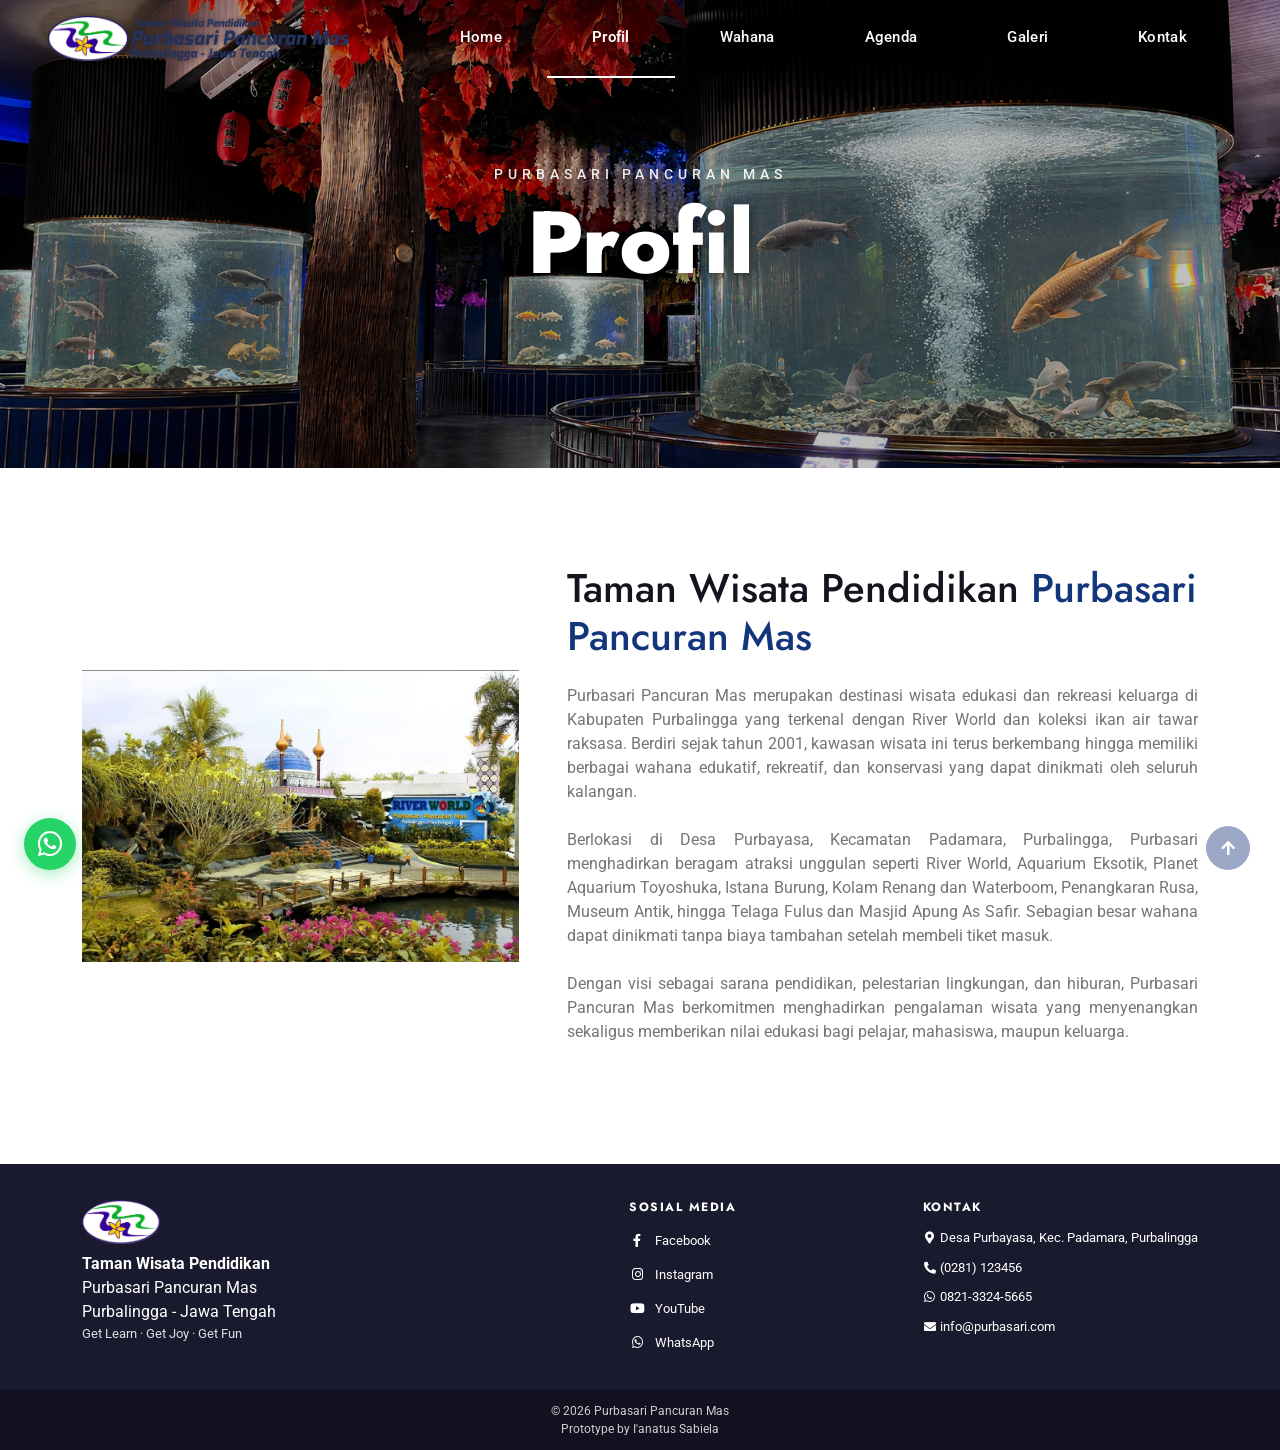
<file: profil.html>
<!DOCTYPE html>
<html lang="id">

<head>
    <meta charset="utf-8">
    <title>Profil - Purbasari Pancuran Mas</title>
    <meta content="width=device-width, initial-scale=1.0" name="viewport">
    <meta content="Wahana wisata Purbasari Pancuran Mas Purbalingga" name="keywords">
    <meta content="Lengkap! Semua wahana di Purbasari Pancuran Mas — gratis dengan tiket masuk dan wahana berbayar." name="description">

    <link rel="preconnect" href="https://fonts.googleapis.com">
    <link rel="preconnect" href="https://fonts.gstatic.com" crossorigin>
    <link href="https://fonts.googleapis.com/css2?family=Jost:wght@500;600&family=Roboto:wght@400;500&display=swap" rel="stylesheet">
    <link rel="stylesheet" href="https://use.fontawesome.com/releases/v5.15.4/css/all.css"/>
    <link href="https://cdn.jsdelivr.net/npm/bootstrap-icons@1.4.1/font/bootstrap-icons.css" rel="stylesheet">
    <link href="lib/lightbox/css/lightbox.min.css" rel="stylesheet">
    <link href="css/bootstrap.min.css" rel="stylesheet">
    <link href="css/style.css" rel="stylesheet">
    <link href="css/wahana.css" rel="stylesheet">
    <meta name="viewport" content="width=device-width, initial-scale=1.0">
</head>

<body>

    <div id="spinner" class="show bg-white position-fixed translate-middle w-100 vh-100 top-50 start-50 d-flex align-items-center justify-content-center">
        <div class="spinner-border text-primary" style="width: 3rem; height: 3rem;" role="status">
            <span class="sr-only">Loading...</span>
        </div>
    </div>

    <!-- Navbar -->
    <div class="container-fluid position-relative p-0">
        <nav class="navbar navbar-expand-lg navbar-light px-4 px-lg-5 py-3 py-lg-0">
            <a href="index.html" class="navbar-brand p-0">
                <img src="img/logo-ppm.png" alt="Logo Purbasari" style="height: 45px; width: auto;">
            </a>
            <button class="navbar-toggler" type="button" data-bs-toggle="collapse" data-bs-target="#navbarCollapse">
                <span class="fa fa-bars"></span>
            </button>
            <div class="collapse navbar-collapse" id="navbarCollapse">
                <div class="navbar-nav ms-auto py-0">
                    <a href="index.html" class="nav-item nav-link">Home</a>
                    <a href="profil.html" class="nav-item nav-link active">Profil</a>
                    <a href="wahana.html" class="nav-item nav-link">Wahana</a>
                    <a href="agenda.html" class="nav-item nav-link">Agenda</a>
                    <a href="galeri.html" class="nav-item nav-link">Galeri</a>
                    <a href="kontak.html" class="nav-item nav-link">Kontak</a>
                </div>
            </div>
        </nav>
    </div>
    <!-- Navbar End -->

    <!-- Page Hero -->
    <div class="wahana-hero">
        <div class="wahana-hero-overlay"></div>
        <div class="wahana-hero-content">
            <p class="wahana-hero-eyebrow">Purbasari Pancuran Mas</p>
            <h1 class="wahana-hero-title">Profil</h1>
        </div>
    </div>
    <!-- Page Hero End -->

    <!-- About Start -->
<div class="container-fluid about py-5">
    <div class="container py-5">

        <div class="row g-5 align-items-center">

            <!-- FOTO KIRI -->
            <div class="col-lg-5">
                <img src="img/river-world.jpg"
                    class="img-fluid w-100 h-100"
                    alt="Purbasari Pancuran Mas">
            </div>

            <!-- DESKRIPSI KANAN -->
            <div class="col-lg-7">

                <h1 class="mb-4">
                    Taman Wisata Pendidikan
                    <span class="text-primary">
                        Purbasari Pancuran Mas
                    </span>
                </h1>

                <p class="mb-4">
                    Purbasari Pancuran Mas merupakan destinasi wisata edukasi dan
                    rekreasi keluarga di Kabupaten Purbalingga yang terkenal dengan
                    River World dan koleksi ikan air tawar raksasa. Berdiri sejak
                    tahun 2001, kawasan wisata ini terus berkembang hingga memiliki
                    berbagai wahana edukatif, rekreatif, dan konservasi yang dapat
                    dinikmati oleh seluruh kalangan.
                </p>

                <p class="mb-4">
                    Berlokasi di Desa Purbayasa, Kecamatan Padamara, Purbalingga,
                    Purbasari menghadirkan beragam atraksi unggulan seperti River
                    World, Aquarium Eksotik, Planet Aquarium Toyoshuka, Istana
                    Burung, Kolam Renang dan Waterboom, Penangkaran Rusa,
                    Museum Antik, hingga Telaga Fulus dan Masjid Apung As Safir.
                    Sebagian besar wahana dapat dinikmati tanpa biaya tambahan
                    setelah membeli tiket masuk.
                </p>

                <p class="mb-4">
                    Dengan visi sebagai sarana pendidikan, pelestarian lingkungan,
                    dan hiburan, Purbasari Pancuran Mas berkomitmen menghadirkan
                    pengalaman wisata yang menyenangkan sekaligus memberikan
                    nilai edukasi bagi pelajar, mahasiswa, maupun keluarga.
                </p>

            </div>

        </div>

    </div>
</div>
<!-- About End -->

    <!-- Footer Start -->
    <div class="container-fluid footer-new">
    <div class="container">
        <div class="footer-new-grid">

            <!-- Kiri: Logo + Jargon -->
             <div class="footer-col">
                <img src="img/logoppm.png" alt="Logo Purbasari"
                    style="height:44px;width:auto;display:block;margin-bottom:8px;">
                <p style="margin:0;font-weight:bold;">Taman Wisata Pendidikan</p>
                <p style="margin:0;">Purbasari Pancuran Mas</p>
                <p style="margin:0;">Purbalingga - Jawa Tengah</p>
                <p class="footer-tagline">Get Learn · Get Joy · Get Fun</p>
            </div>


            <!-- Tengah: Sosial Media -->
            <div class="footer-col">
                <h5 class="footer-col-title">Sosial Media</h5>
                <ul class="footer-links footer-links--social">
                    <li>
                        <a href="https://facebook.com/usernamekamu" target="_blank">
                            <i class="fab fa-facebook-f"></i> Facebook
                        </a>
                    </li>

                    <li>
                        <a href="https://instagram.com/usernamekamu" target="_blank">
                            <i class="fab fa-instagram"></i> Instagram
                        </a>
                    </li>

                    <li>
                        <a href="https://youtube.com/@channelkamu" target="_blank">
                            <i class="fab fa-youtube"></i> YouTube
                        </a>
                    </li>

                    <li>
                        <a href="https://wa.me/6282133245665" target="_blank">
                            <i class="fab fa-whatsapp"></i> WhatsApp
                        </a>
                    </li>
                </ul>
            </div>

            <!-- Kanan: Kontak -->
            <div class="footer-col">
                <h5 class="footer-col-title">Kontak</h5>
                <ul class="footer-links footer-links--contact">
                    <li>
                        <a href="https://maps.app.goo.gl/AWLLvHXVFWR4TYDMA" target="_blank">
                            <i class="fas fa-map-marker-alt"></i>
                            Desa Purbayasa, Kec. Padamara, Purbalingga
                        </a>
                    </li>

                    <li>
                        <a href="tel:+62281123456">
                            <i class="fas fa-phone-alt"></i>
                            (0281) 123456
                        </a>
                    </li>

                    <li>
                        <a href="https://wa.me/6282133245665" target="_blank">
                            <i class="fab fa-whatsapp"></i>
                            0821-3324-5665
                        </a>
                    </li>

                    <li>
                        <a href="mailto:info@purbasari.com">
                            <i class="fas fa-envelope"></i>
                            info@purbasari.com
                        </a>
                    </li>
                </ul>
            </div>

        </div>
    </div>
</div>

<div class="footer-copy">
    <div class="container">
        <p>© 2026 Purbasari Pancuran Mas</p>
        <p>Prototype by I'anatus Sabiela</p>
    </div>
</div>
    <!-- Copyright End -->

    <!-- Back to Top -->
    <a href="#" class="btn btn-primary btn-md-square back-to-top"><i class="fa fa-arrow-up"></i></a>

    <!-- JavaScript Libraries -->
    <script src="https://ajax.googleapis.com/ajax/libs/jquery/3.6.4/jquery.min.js"></script>
    <script src="https://cdn.jsdelivr.net/npm/bootstrap@5.0.0/dist/js/bootstrap.bundle.min.js"></script>
    <script src="lib/easing/easing.min.js"></script>
    <script src="lib/waypoints/waypoints.min.js"></script>
    <script src="lib/owlcarousel/owl.carousel.min.js"></script>
    <script src="lib/lightbox/js/lightbox.min.js"></script>

    <!-- Template Javascript -->
    <script src="js/main.js"></script>

    <!-- WA Float -->
    <a href="https://wa.me/6282133245665" target="_blank" class="wa-float" title="Chat WhatsApp">
        <i class="fab fa-whatsapp"></i>
    </a>
    
</body>

</html>
</file>
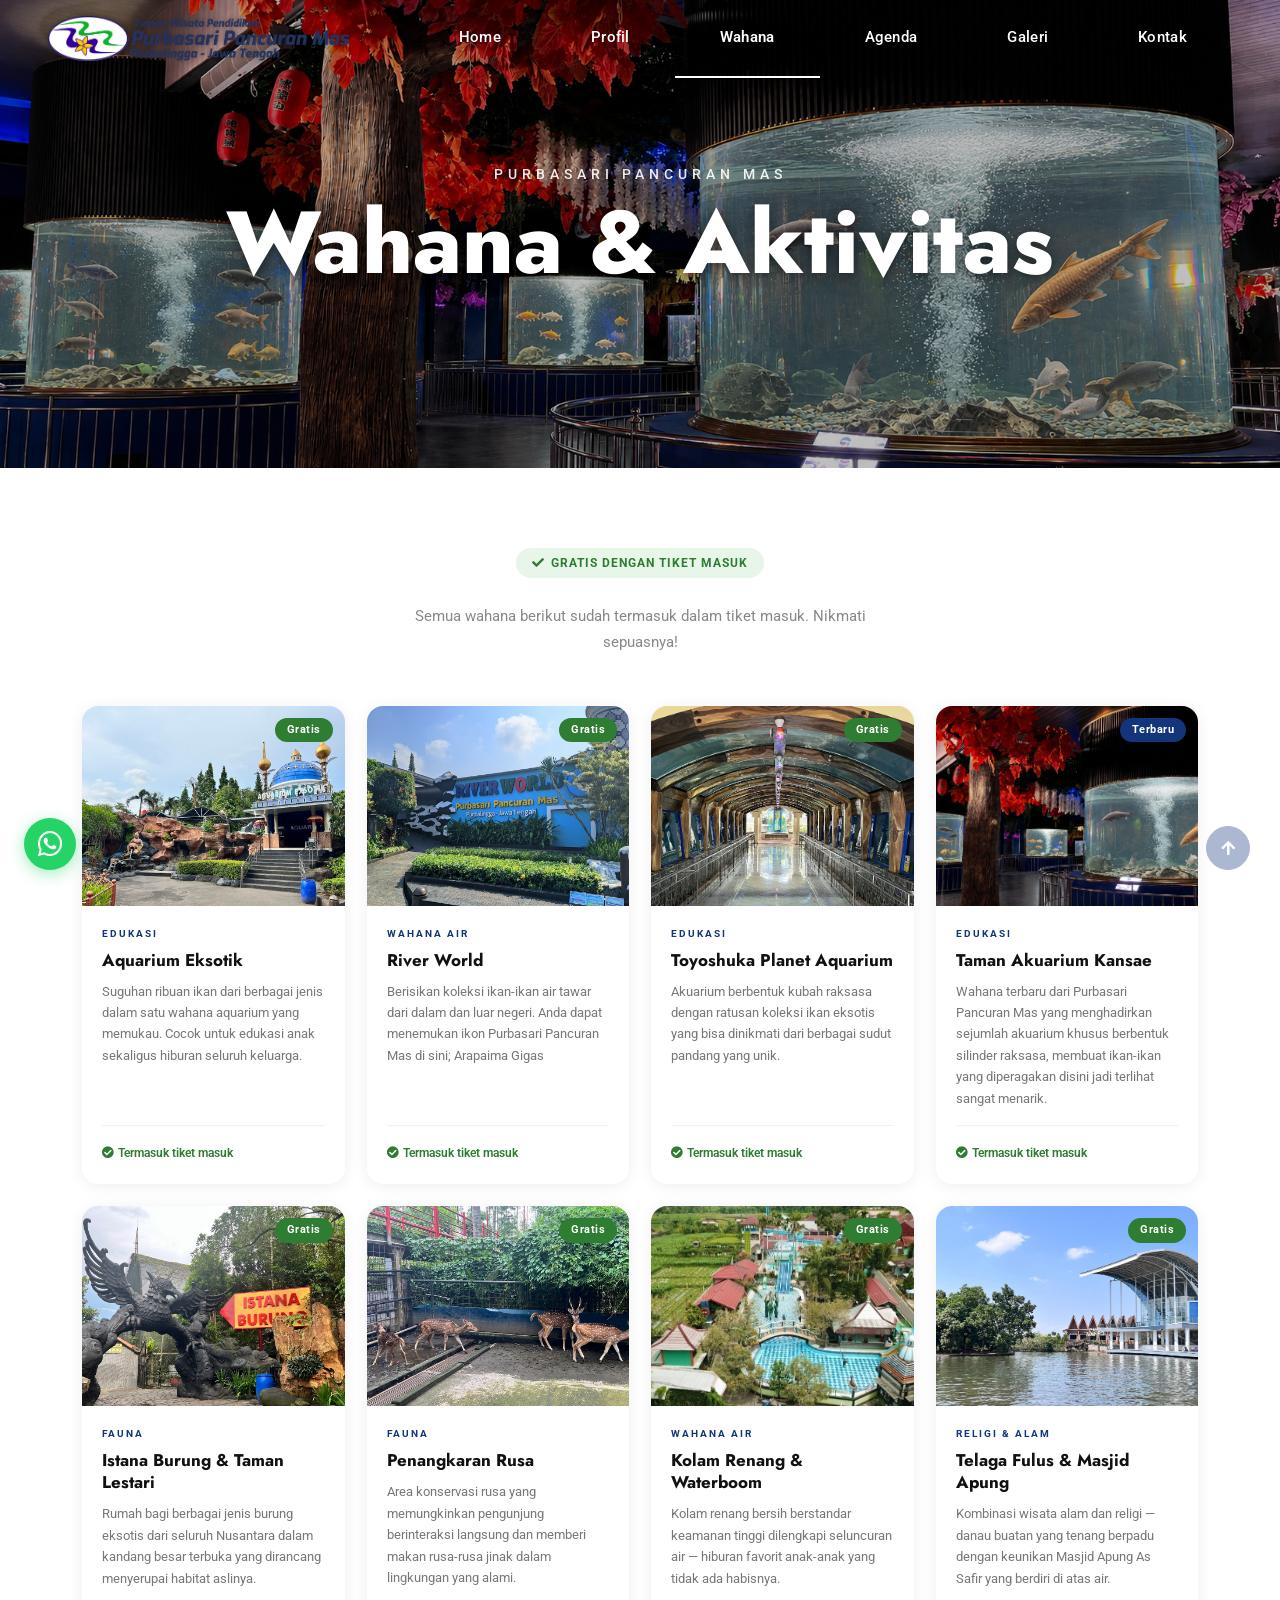
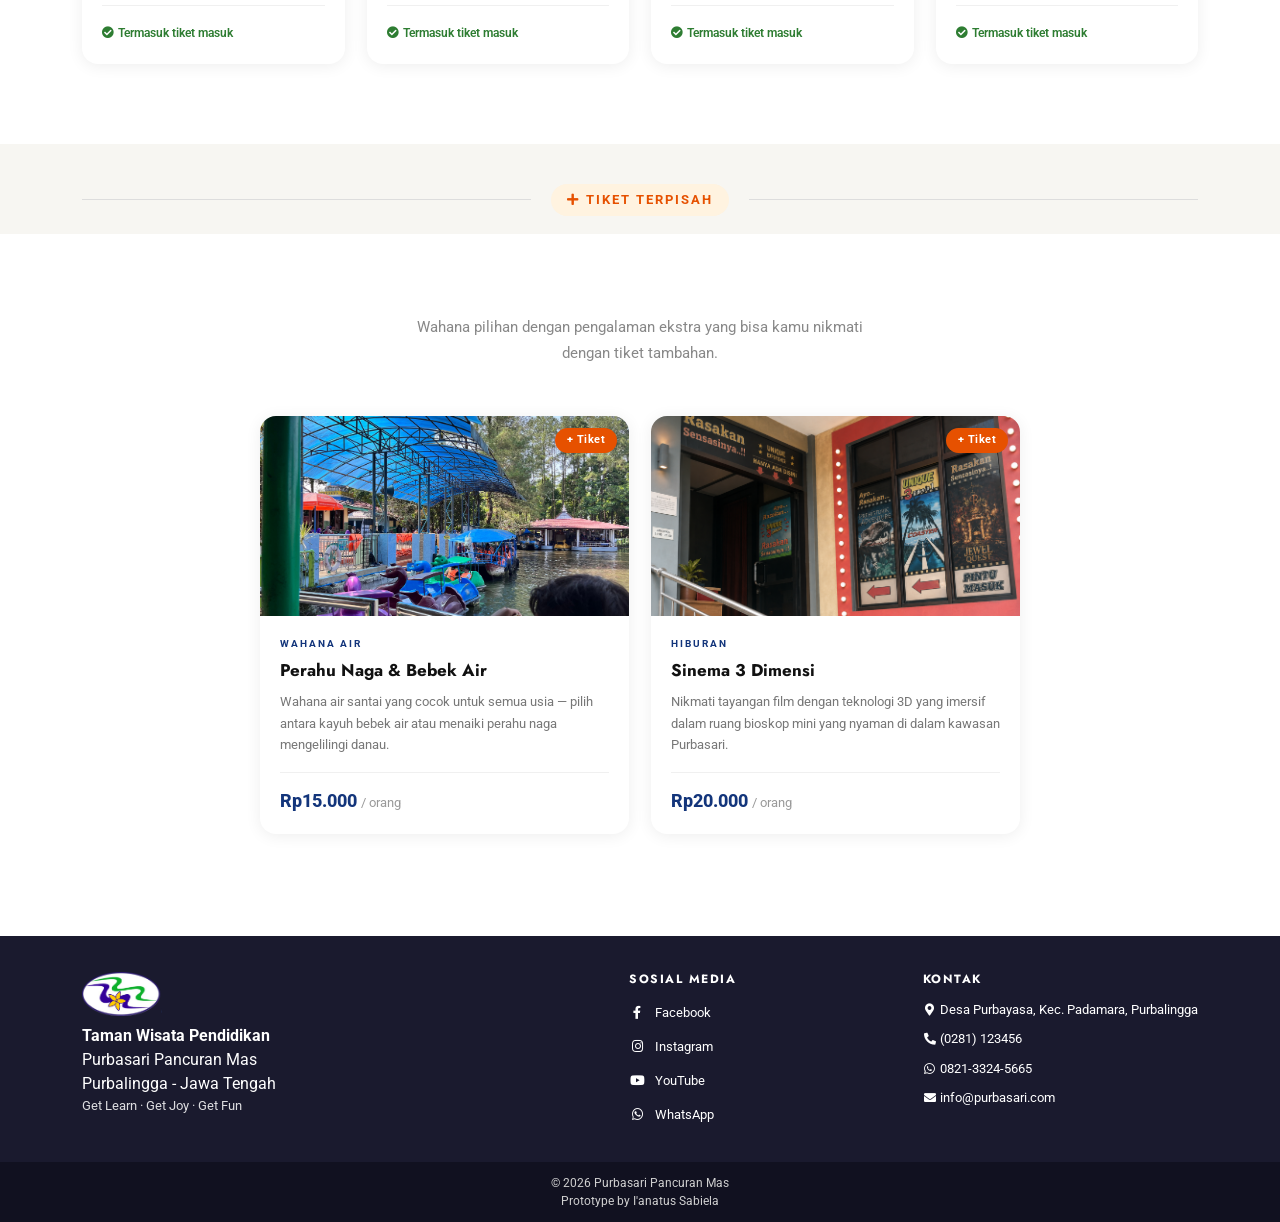
<file: wahana.html>
<!DOCTYPE html>
<html lang="id">

<head>
    <meta charset="utf-8">
    <title>Wahana - Purbasari Pancuran Mas</title>
    <meta content="width=device-width, initial-scale=1.0" name="viewport">
    <meta content="Wahana wisata Purbasari Pancuran Mas Purbalingga" name="keywords">
    <meta content="Lengkap! Semua wahana di Purbasari Pancuran Mas — gratis dengan tiket masuk dan wahana berbayar." name="description">

    <link rel="preconnect" href="https://fonts.googleapis.com">
    <link rel="preconnect" href="https://fonts.gstatic.com" crossorigin>
    <link href="https://fonts.googleapis.com/css2?family=Jost:wght@500;600&family=Roboto:wght@400;500&display=swap" rel="stylesheet">
    <link rel="stylesheet" href="https://use.fontawesome.com/releases/v5.15.4/css/all.css"/>
    <link href="https://cdn.jsdelivr.net/npm/bootstrap-icons@1.4.1/font/bootstrap-icons.css" rel="stylesheet">
    <link href="lib/lightbox/css/lightbox.min.css" rel="stylesheet">
    <link href="css/bootstrap.min.css" rel="stylesheet">
    <link href="css/style.css" rel="stylesheet">
    <link href="css/wahana.css" rel="stylesheet">
    <meta name="viewport" content="width=device-width, initial-scale=1.0">
</head>

<body>

    <div id="spinner" class="show bg-white position-fixed translate-middle w-100 vh-100 top-50 start-50 d-flex align-items-center justify-content-center">
        <div class="spinner-border text-primary" style="width: 3rem; height: 3rem;" role="status">
            <span class="sr-only">Loading...</span>
        </div>
    </div>

    <!-- Navbar -->
    <div class="container-fluid position-relative p-0">
        <nav class="navbar navbar-expand-lg navbar-light px-4 px-lg-5 py-3 py-lg-0">
            <a href="index.html" class="navbar-brand p-0">
                <img src="img/logo-ppm.png" alt="Logo Purbasari" style="height: 45px; width: auto;">
            </a>
            <button class="navbar-toggler" type="button" data-bs-toggle="collapse" data-bs-target="#navbarCollapse">
                <span class="fa fa-bars"></span>
            </button>
            <div class="collapse navbar-collapse" id="navbarCollapse">
                <div class="navbar-nav ms-auto py-0">
                    <a href="index.html" class="nav-item nav-link">Home</a>
                    <a href="profil.html" class="nav-item nav-link">Profil</a>
                    <a href="wahana.html" class="nav-item nav-link active">Wahana</a>
                    <a href="agenda.html" class="nav-item nav-link">Agenda</a>
                    <a href="galeri.html" class="nav-item nav-link">Galeri</a>
                    <a href="kontak.html" class="nav-item nav-link">Kontak</a>
                </div>
            </div>
        </nav>
    </div>
    <!-- Navbar End -->

    <!-- Page Hero -->
    <div class="wahana-hero">
        <div class="wahana-hero-overlay"></div>
        <div class="wahana-hero-content">
            <p class="wahana-hero-eyebrow">Purbasari Pancuran Mas</p>
            <h1 class="wahana-hero-title">Wahana & Aktivitas</h1>
        </div>
    </div>
    <!-- Page Hero End -->

    <!-- Wahana Gratis -->
    <section class="wahana-section">
        <div class="container">

            <div class="wahana-section-header">
                <div class="wahana-section-badge wahana-section-badge--free">
                    <i class="fas fa-check"></i> Gratis dengan Tiket Masuk
                </div>
                <p class="wahana-section-desc">Semua wahana berikut sudah termasuk dalam tiket masuk. Nikmati sepuasnya!</p>
            </div>

            <div class="wahana-grid">

                <div class="wahana-card">
                    <div class="wahana-card-img">
                        <img src="img/aquarium-eksotik.jpg" alt="Aquarium Eksotik">
                        <span class="wahana-badge wahana-badge--free">Gratis</span>
                    </div>
                    <div class="wahana-card-body">
                        <span class="wahana-cat">Edukasi</span>
                        <h3>Aquarium Eksotik</h3>
                        <p>Suguhan ribuan ikan dari berbagai jenis dalam satu wahana aquarium yang memukau. Cocok untuk edukasi anak sekaligus hiburan seluruh keluarga.</p>
                        <div class="wahana-card-footer">
                            <span class="wahana-price-free"><i class="fas fa-check-circle me-1"></i>Termasuk tiket masuk</span>
                        </div>
                    </div>
                </div>

                <div class="wahana-card">
                    <div class="wahana-card-img">
                        <img src="img/riverworld.jpg" alt="River World">
                        <span class="wahana-badge wahana-badge--free">Gratis</span>
                    </div>
                    <div class="wahana-card-body">
                        <span class="wahana-cat">Wahana Air</span>
                        <h3>River World</h3>
                        <p>Berisikan koleksi ikan-ikan air tawar dari dalam dan luar negeri. Anda dapat menemukan ikon Purbasari Pancuran Mas di sini; Arapaima Gigas</p>
                        <div class="wahana-card-footer">
                            <span class="wahana-price-free"><i class="fas fa-check-circle me-1"></i>Termasuk tiket masuk</span>
                        </div>
                    </div>
                </div>

                <div class="wahana-card">
                    <div class="wahana-card-img">
                        <img src="img/akuarium-lengkung.jpg" alt="Planet Aquarium Toyoshuka">
                        <span class="wahana-badge wahana-badge--free">Gratis</span>
                    </div>
                    <div class="wahana-card-body">
                        <span class="wahana-cat">Edukasi</span>
                        <h3>Toyoshuka Planet Aquarium</h3>
                        <p>Akuarium berbentuk kubah raksasa dengan ratusan koleksi ikan eksotis yang bisa dinikmati dari berbagai sudut pandang yang unik.</p>
                        <div class="wahana-card-footer">
                            <span class="wahana-price-free"><i class="fas fa-check-circle me-1"></i>Termasuk tiket masuk</span>
                        </div>
                    </div>
                </div>

                <div class="wahana-card wahana-card--new">
                    <div class="wahana-card-img">
                        <img src="img/kansae.png" alt="Taman Akuarium Kansae">
                        <span class="wahana-badge wahana-badge--new">Terbaru</span>
                    </div>
                    <div class="wahana-card-body">
                        <span class="wahana-cat">Edukasi</span>
                        <h3>Taman Akuarium Kansae</h3>
                        <p>Wahana terbaru dari Purbasari Pancuran Mas yang menghadirkan sejumlah akuarium khusus berbentuk silinder raksasa, membuat ikan-ikan yang diperagakan disini jadi terlihat sangat menarik.</p>
                        <div class="wahana-card-footer">
                            <span class="wahana-price-free"><i class="fas fa-check-circle me-1"></i>Termasuk tiket masuk</span>
                        </div>
                    </div>
                </div>

                <div class="wahana-card">
                    <div class="wahana-card-img">
                        <img src="img/istana-burung.jpg" alt="Istana Burung">
                        <span class="wahana-badge wahana-badge--free">Gratis</span>
                    </div>
                    <div class="wahana-card-body">
                        <span class="wahana-cat">Fauna</span>
                        <h3>Istana Burung & Taman Lestari</h3>
                        <p>Rumah bagi berbagai jenis burung eksotis dari seluruh Nusantara dalam kandang besar terbuka yang dirancang menyerupai habitat aslinya.</p>
                        <div class="wahana-card-footer">
                            <span class="wahana-price-free"><i class="fas fa-check-circle me-1"></i>Termasuk tiket masuk</span>
                        </div>
                    </div>
                </div>

                <div class="wahana-card">
                    <div class="wahana-card-img">
                        <img src="img/penangkaran-rusa.jpg" alt="Penangkaran Rusa">
                        <span class="wahana-badge wahana-badge--free">Gratis</span>
                    </div>
                    <div class="wahana-card-body">
                        <span class="wahana-cat">Fauna</span>
                        <h3>Penangkaran Rusa</h3>
                        <p>Area konservasi rusa yang memungkinkan pengunjung berinteraksi langsung dan memberi makan rusa-rusa jinak dalam lingkungan yang alami.</p>
                        <div class="wahana-card-footer">
                            <span class="wahana-price-free"><i class="fas fa-check-circle me-1"></i>Termasuk tiket masuk</span>
                        </div>
                    </div>
                </div>

                <div class="wahana-card">
                    <div class="wahana-card-img">
                        <img src="img/kolam-renang.jpeg" alt="Museum Antik Purbasari">
                        <span class="wahana-badge wahana-badge--free">Gratis</span>
                    </div>
                    <div class="wahana-card-body">
                        <span class="wahana-cat">Wahana Air</span>
                        <h3>Kolam Renang & Waterboom</h3>
                        <p>Kolam renang bersih berstandar keamanan tinggi dilengkapi seluncuran air — hiburan favorit anak-anak yang tidak ada habisnya.</p>
                        <div class="wahana-card-footer">
                            <span class="wahana-price-free"><i class="fas fa-check-circle me-1"></i>Termasuk tiket masuk</span>
                        </div>
                    </div>
                </div>

                <div class="wahana-card">
                    <div class="wahana-card-img">
                        <img src="img/telaga-fulus.jpeg" alt="Telaga Fulus & Masjid Apung">
                        <span class="wahana-badge wahana-badge--free">Gratis</span>
                    </div>
                    <div class="wahana-card-body">
                        <span class="wahana-cat">Religi & Alam</span>
                        <h3>Telaga Fulus & Masjid Apung</h3>
                        <p>Kombinasi wisata alam dan religi — danau buatan yang tenang berpadu dengan keunikan Masjid Apung As Safir yang berdiri di atas air.</p>
                        <div class="wahana-card-footer">
                            <span class="wahana-price-free"><i class="fas fa-check-circle me-1"></i>Termasuk tiket masuk</span>
                        </div>
                    </div>
                </div>

            </div>
        </div>
    </section>
    <!-- Wahana Gratis End -->

    <!-- Divider -->
    <div class="wahana-divider">
        <div class="container">
            <div class="wahana-divider-inner">
                <div class="wahana-divider-line"></div>

                <span class="wahana-section-badge wahana-section-badge--paid">
                    <i class="fas fa-plus"></i> Tiket Terpisah
                </span>

                <div class="wahana-divider-line"></div>
            </div>
        </div>
    </div>

    <!-- Wahana Berbayar -->
    <section class="wahana-section wahana-section--paid">
        <div class="container">

            <div class="wahana-section-header">
                <p class="wahana-section-desc">Wahana pilihan dengan pengalaman ekstra yang bisa kamu nikmati dengan tiket tambahan.</p>
            </div>

            <div class="wahana-grid wahana-grid--3">

                <div class="wahana-card wahana-card--paid">
                    <div class="wahana-card-img">
                        <img src="img/bebek-air.jpeg" alt="Perahu Naga & Bebek Air">
                        <span class="wahana-badge wahana-badge--paid">+ Tiket</span>
                    </div>
                    <div class="wahana-card-body">
                        <span class="wahana-cat">Wahana Air</span>
                        <h3>Perahu Naga & Bebek Air</h3>
                        <p>Wahana air santai yang cocok untuk semua usia — pilih antara kayuh bebek air atau menaiki perahu naga mengelilingi danau.</p>
                        <div class="wahana-card-footer">
                            <span class="wahana-price-paid">Rp15.000 <small>/ orang</small></span>
                        </div>
                    </div>
                </div>

                <div class="wahana-card wahana-card--paid">
                    <div class="wahana-card-img">
                        <img src="img/sinema-3d.png" alt="Sinema 3 Dimensi">
                        <span class="wahana-badge wahana-badge--paid">+ Tiket</span>
                    </div>
                    <div class="wahana-card-body">
                        <span class="wahana-cat">Hiburan</span>
                        <h3>Sinema 3 Dimensi</h3>
                        <p>Nikmati tayangan film dengan teknologi 3D yang imersif dalam ruang bioskop mini yang nyaman di dalam kawasan Purbasari.</p>
                        <div class="wahana-card-footer">
                            <span class="wahana-price-paid">Rp20.000 <small>/ orang</small></span>
                        </div>
                    </div>
                </div>

            </div>
        </div>
    </section>
    <!-- Wahana Berbayar End -->

    <!-- Footer -->
    <div class="container-fluid footer-new">
    <div class="container">
        <div class="footer-new-grid">

            <!-- Kiri: Logo + Jargon -->
             <div class="footer-col">
                <img src="img/logoppm.png" alt="Logo Purbasari"
                    style="height:44px;width:auto;display:block;margin-bottom:8px;">
                <p style="margin:0;font-weight:bold;">Taman Wisata Pendidikan</p>
                <p style="margin:0;">Purbasari Pancuran Mas</p>
                <p style="margin:0;">Purbalingga - Jawa Tengah</p>
                <p class="footer-tagline">Get Learn · Get Joy · Get Fun</p>
            </div>


            <!-- Tengah: Sosial Media -->
            <div class="footer-col">
                <h5 class="footer-col-title">Sosial Media</h5>
                <ul class="footer-links footer-links--social">
                    <li>
                        <a href="https://facebook.com/usernamekamu" target="_blank">
                            <i class="fab fa-facebook-f"></i> Facebook
                        </a>
                    </li>

                    <li>
                        <a href="https://instagram.com/usernamekamu" target="_blank">
                            <i class="fab fa-instagram"></i> Instagram
                        </a>
                    </li>

                    <li>
                        <a href="https://youtube.com/@channelkamu" target="_blank">
                            <i class="fab fa-youtube"></i> YouTube
                        </a>
                    </li>

                    <li>
                        <a href="https://wa.me/6282133245665" target="_blank">
                            <i class="fab fa-whatsapp"></i> WhatsApp
                        </a>
                    </li>
                </ul>
            </div>

            <!-- Kanan: Kontak -->
            <div class="footer-col">
                <h5 class="footer-col-title">Kontak</h5>
                <ul class="footer-links footer-links--contact">
                    <li>
                        <a href="https://maps.app.goo.gl/AWLLvHXVFWR4TYDMA" target="_blank">
                            <i class="fas fa-map-marker-alt"></i>
                            Desa Purbayasa, Kec. Padamara, Purbalingga
                        </a>
                    </li>

                    <li>
                        <a href="tel:+62281123456">
                            <i class="fas fa-phone-alt"></i>
                            (0281) 123456
                        </a>
                    </li>

                    <li>
                        <a href="https://wa.me/6282133245665" target="_blank">
                            <i class="fab fa-whatsapp"></i>
                            0821-3324-5665
                        </a>
                    </li>

                    <li>
                        <a href="mailto:info@purbasari.com">
                            <i class="fas fa-envelope"></i>
                            info@purbasari.com
                        </a>
                    </li>
                </ul>
            </div>

        </div>
    </div>
</div>

<div class="footer-copy">
    <div class="container">
        <p>© 2026 Purbasari Pancuran Mas</p>
        <p>Prototype by I'anatus Sabiela</p>
    </div>
</div>

    <a href="#" class="btn btn-primary btn-md-square back-to-top"><i class="fa fa-arrow-up"></i></a>

    <script src="https://ajax.googleapis.com/ajax/libs/jquery/3.6.4/jquery.min.js"></script>
    <script src="https://cdn.jsdelivr.net/npm/bootstrap@5.0.0/dist/js/bootstrap.bundle.min.js"></script>
    <script src="lib/lightbox/js/lightbox.min.js"></script>
    <script src="js/main.js"></script>

    <!-- WA Float -->
    <a href="https://wa.me/6282133245665" target="_blank" class="wa-float" title="Chat WhatsApp">
        <i class="fab fa-whatsapp"></i>
    </a>

</body>
</html>
</file>
<file: css/style.css>
/*** Spinner Start ***/
#spinner {
    opacity: 0;
    visibility: hidden;
    transition: opacity .5s ease-out, visibility 0s linear .5s;
    z-index: 99999;
}

#spinner.show {
    transition: opacity .5s ease-out, visibility 0s linear 0s;
    visibility: visible;
    opacity: 1;
}
/*** Spinner End ***/

.back-to-top {
    position: fixed;
    right: 30px;
    bottom: 30px;
    display: flex;
    width: 45px;
    height: 45px;
    align-items: center;
    justify-content: center;
    transition: 0.5s;
    z-index: 99;
}

/*** Button Start ***/
.btn {
    font-weight: 600;
    transition: .5s;
}

.btn-square {
    width: 32px;
    height: 32px;
}

.btn-sm-square {
    width: 34px;
    height: 34px;
}

.btn-md-square {
    width: 44px;
    height: 44px;
}

.btn-lg-square {
    width: 56px;
    height: 56px;
}

.btn-square,
.btn-sm-square,
.btn-md-square,
.btn-lg-square {
    padding: 0;
    display: flex;
    align-items: center;
    justify-content: center;
    font-weight: normal;
    border-radius: 50%;
}

.btn.btn-primary {
    background-color: #13357B;
    border-color: #13357B;
}

.btn.btn-primary:hover {
    background-color: #0e264f;
    border-color: #0e264f;
}

.btn-hover {
    transition: 0.5s;
}

/*** Section Title Start ***/
.section-title {
    position: relative;
    display: inline-block;
    text-transform: uppercase;
    color: #13357B;
}

.section-title::before {
    content: "";
    width: 50px;
    position: absolute;
    top: 50%;
    right: 0;
    transform: translateY(-50%);
    margin-right: -50px;
    border: 1px solid #13357B;
}

.section-title::after {
    content: "";
    width: 50px;
    position: absolute;
    top: 50%;
    left: 0;
    transform: translateY(-50%);
    margin-left: -50px;
    border: 1px solid #13357B;
}

/*** Navbar ***/
.navbar-light {
    position: absolute;
    width: 100%;
    top: 0;
    left: 0;
    z-index: 999;
    transition: 0.3s;
}

.navbar-light .navbar-nav .nav-link {
    font-family: 'Roboto', sans-serif;   /* font indonesia.travel */
    font-size: 14.5px;                     /* ukuran sama */
    padding: 27px 45px;                    /* jarak antar menu */
    color: white !important;
    font-weight: 500;
    letter-spacing: 0.3px;
    transition: 0.3s;
}

.navbar-light .navbar-nav .nav-link.active {
    color: #ffffff !important;
    font-weight: 600 !important;
    border-bottom: 2px solid #ffffff;
}

.navbar-light .navbar-nav .nav-link:hover {
    color: #ffffff !important;
    opacity: .75;
}

.navbar-light .navbar-brand img {
    max-height: 46px;
    transition: 0.3s;
    filter: drop-shadow(0 0 3px rgba(0,0,0,0.4));
}

/* Sticky Navbar */
.navbar.sticky-top {
    position: fixed !important;
    background: white !important;
    box-shadow: 0 2px 12px rgba(0,0,0,0.08);
    top: 0;
    left: 0;
    width: 100%;
    z-index: 999;
}

.navbar.sticky-top .navbar-nav .nav-link {
    font-family: 'Roboto', sans-serif;
    font-size: 14.5px;
    padding: 27px 45px;
    color: #222 !important;
    font-weight: 600;
    letter-spacing: 0.3px;
}

.navbar.sticky-top .navbar-nav .nav-link.active {
    color: #13357B !important;
    font-weight: 600 !important;
    border-bottom: 2px solid #13357B;
}

.navbar.sticky-top .navbar-nav .nav-link:hover {
    color: #13357B !important;
    opacity: 1;
}

.navbar.sticky-top .navbar-brand img {
    max-height: 42px;
    filter: none;
}

/* Mobile */
@media (max-width: 991.98px){

    .navbar-light{
        position: relative;
        background:#fff !important;
    }

    .navbar-collapse{
        background:#fff;
        margin-top:18px;
        padding:18px 0;
    }

    .navbar-light .navbar-nav .nav-link,
    .navbar.sticky-top .navbar-nav .nav-link{
        color:#222 !important;
        padding:12px 0 !important;
        font-size:15px;
        border:none !important;
    }

    .navbar-light .navbar-nav .nav-link.active,
    .navbar.sticky-top .navbar-nav .nav-link.active{
        color:#13357B !important;
        font-weight:700;
    }

    .navbar-light .navbar-nav .nav-link:hover,
    .navbar.sticky-top .navbar-nav .nav-link:hover{
        color:#13357B !important;
    }

    /* Fix logo + burger sejajar */
    .navbar > .container,
    .navbar > .container-fluid{
        display: flex;
        align-items: center;
        justify-content: space-between;
        flex-wrap: nowrap;
    }

    .navbar-brand{
        margin-right: 0;
    }

    .navbar-toggler{
        margin-left: auto;
        flex-shrink: 0;
    }
}

/*** Hero Click Slider (Auto + Klik Hero) ***/
.hero-click-slider {
    position: relative;
    min-height: 100vh;
    overflow: hidden;
    cursor: pointer;
}

.hero-click-slider .hero-slides {
    position: absolute;
    top: 0;
    left: 0;
    width: 100%;
    height: 100%;
}

.hero-click-slider .hero-slide {
    position: absolute;
    top: 0;
    left: 0;
    width: 100%;
    height: 100%;
    background-size: cover;
    background-position: center;
    background-repeat: no-repeat;
    opacity: 0;
    transition: opacity 0.5s ease-in-out;
}

.hero-click-slider .hero-slide.active {
    opacity: 1;
}

.hero-click-slider .hero-overlay {
    position: absolute;
    top: 0;
    left: 0;
    width: 100%;
    height: 100%;
    background: linear-gradient(rgba(0, 0, 0, 0.4), rgba(0, 0, 0, 0.5));
    z-index: 1;
}

.hero-click-slider .hero-caption {
    position: relative;
    width: 100%;
    height: 100vh;
    display: flex;
    align-items: center;
    justify-content: center;
    z-index: 2;
    pointer-events: none;
}


/*** About ***/
.section-about-title {
    position: relative;
    display: inline-block;
    text-transform: uppercase;
    color: #13357B;
}

.section-about-title::before {
    content: "";
    width: 50px;
    position: absolute;
    top: 50%;
    right: 0;
    transform: translateY(-50%);
    margin-right: -50px;
    border: 1px solid #13357B;
}

.about .container .section-about-title {
    position: relative;
    display: inline-block;
    text-transform: uppercase;
    color: #13357B;
}

.about .container .section-about-title::before {
    content: "";
    width: 50px;
    position: absolute;
    top: 50%;
    right: 0;
    transform: translateY(-50%);
    margin-right: -50px;
    border: 1px solid #13357B;
}

/*** Quick Info Cards ***/
.bg-light {
    background-color: #f8f9fa !important;
}

.rounded {
    border-radius: 10px !important;
}

/* ====================================
   Footer Baru - Ringkas
==================================== */
.footer-new {
    background: #1a1a2e;
    padding: 36px 0;
}

.footer-new,
.footer-new *{
    color: #fff;
}

.footer-new-grid {
    display: grid;
    grid-template-columns: 1.4fr 1fr 1.4fr;
    gap: 40px;
    align-items: start;
}

.footer-col-title {
    font-size: 12px;
    font-weight: 700;
    color: #fff !important;
    letter-spacing: 1.5px;
    text-transform: uppercase;
    margin-bottom: 14px;
}

.footer-col-title,
.footer-links li,
.footer-links li a,
.footer-links i{
    color: #fff !important;
}

.footer-tagline {
    font-size: 13px;
    color: rgba(255,255,255,.55);
    line-height: 1.6;
    margin: 0;
    font-family: 'Roboto', sans-serif;
}

.footer-tagline,
.footer-tagline--sub{
    color: rgba(255,255,255,0.85) !important;
}

.footer-tagline--sub {
    font-size: 12px;
    color: rgba(255,255,255,.3);
    font-style: italic;
    margin-top: 4px;
}

.footer-col:nth-child(2),
.footer-col:nth-child(3){
    justify-self: end;
}

.footer-col:nth-child(2){
    margin-right: 40px;
}

/* Link sosmed */
.footer-links {
    list-style: none;
    padding: 0;
    margin: 0;
    display: flex;
    flex-direction: column;
    gap: 10px;
}

.footer-links--social a {
    display: inline-flex;
    align-items: center;
    gap: 10px;
    font-size: 13px;
    color: rgba(255,255,255,.55);
    text-decoration: none;
    font-family: 'Roboto', sans-serif;
    transition: .2s;
}

.footer-links--social a i {
    width: 16px;
    text-align: center;
    color: rgba(255,255,255,.35);
}

.footer-links--social a:hover {
    color: #fff;
}

.footer-links--social a:hover i {
    color: #fff;
}

/* Kontak */
.footer-links--contact li {
    font-size: 13px;
    color: rgba(255,255,255,.55);
    font-family: 'Roboto', sans-serif;
    display: flex;
    align-items: flex-start;
    gap: 10px;
    line-height: 1.5;
}

.footer-links--contact li i {
    color: rgba(255,255,255,.3);
    font-size: 12px;
    margin-top: 2px;
    flex-shrink: 0;
    width: 14px;
    text-align: center;
}

/* Copyright */
.footer-copy {
    background: #111120;
    padding: 12px 0;
    text-align: center;
}

.footer-copy p {
    font-size: 12px;
    color: #d0d0d0 !important;
    margin: 0;
    font-family: 'Roboto', sans-serif;
}

/* Responsive */
/* ====================================
   Footer Mobile
==================================== */

@media (max-width: 767.98px) {

    .footer-new-grid{
        grid-template-columns: 1fr;
        gap: 30px;
        text-align: left;
    }

    .footer-col{
        justify-self: start !important;
        width: 100%;
    }

    .footer-col:nth-child(2),
    .footer-col:nth-child(3){
        justify-self: start;
    }

    .footer-links{
        align-items: flex-start;
    }

    .footer-links--social a{
        justify-content: flex-start;
    }

    .footer-links--contact li{
        justify-content: flex-start;
        text-align: left;
    }

    .footer-tagline{
        max-width: 100%;
        margin: 0;
    }
}

/*** Service / Destination / Gallery (dari template asli) ***/
.service .service-content-inner {
    transition: 0.5s;
}
.service .service-content-inner:hover {
    position: relative;
    background: #13357B !important;
}

.service .service-content-inner .service-content h5,
.service .service-content-inner .service-content p,
.service .service-content-inner .service-icon i {
    transition: 0.5s;
}

.service .service-content-inner:hover .service-content h5,
.service .service-content-inner:hover .service-content p,
.service .service-content-inner:hover .service-icon i {
    color: white !important;
}

.destination .tab-class .tab-content .tab-pane .destination-img {
    position: relative;
    overflow: hidden;
    border-radius: 10px;
    z-index: 1;
}

.destination .tab-class .tab-content .tab-pane .destination-img .destination-overlay {
    position: absolute;
    bottom: -100%;
    left: 0;
    z-index: 3;
    transition: 0.5s;
}

.destination .tab-class .tab-content .tab-pane .destination-img .search-icon {
    position: absolute;
    width: 100%;
    height: 100%;
    top: 0;
    right: 0;
    display: flex;
    justify-content: end;
    padding: 20px 20px 0 0;
    background: rgba(0, 0, 0, 0.1);
    border-radius: 10px;
    transition: 0.5s;
}

.destination .tab-class .tab-content .tab-pane .destination-img .search-icon a i {
    opacity: 0;
    transition: 0.5s;
}

.destination .tab-class .nav-item a.active {
    background: #13357B !important;
}

.destination .tab-class .nav-item a.active span {
    color: white !important;
}

.destination .tab-class .tab-content .destination-img:hover .search-icon {
    background: rgba(19, 53, 123, 0.4);
}

.destination .tab-class .tab-content .destination-img:hover .destination-overlay {
    bottom: 0;
}

.destination .tab-class .tab-content .destination-img:hover .search-icon a i {
    opacity: 1;
}

.destination .tab-class .tab-content .destination-img:hover img {
    transform: scale(1.2);
}

.destination .tab-class .tab-content .destination-img img {
    transition: 0.5s;
}

/*** Gallery ***/
.gallery-header{
    text-align:center;
    max-width:900px;
    margin:0 auto 50px;
}

.gallery .gallery-item {
    position: relative;
    overflow: hidden;
    border-radius: 10px;
}

.gallery-label-wrap{
    display:flex;
    align-items:center;
    justify-content:center;
    gap:20px;
    margin-bottom:45px;
}

.gallery-line{
    width:95px;
    height:2px;
    background:#13357B;
}

.gallery-label{
    font-size:17px;
    font-weight:900;
    text-transform:uppercase;
    letter-spacing:3px;
    color:#13357B;
}

.gallery .gallery-item img {
    min-height: 300px;
    object-fit: cover;
}

.gallery .gallery-item .gallery-content {
    position: absolute;
    width: 100%;
    height: 100%;
    bottom: 0;
    left: 0;
    padding: 15px;
    background: rgba(0, 0, 0, 0.3);
    border-radius: 10px;
    display: flex;
    flex-direction: column;
    justify-content: end;
    transition: 0.5s;
}

.gallery .gallery-item .gallery-content .gallery-info {
    position: relative;
    margin-bottom: -100%;
    opacity: 0;
    transition: 0.5s;
}

.gallery .gallery-item .gallery-plus-icon {
    position: absolute;
    top: 50%;
    left: 50%;
    transform: translate(-50%, -50%);
    transition: 0.5s;
    opacity: 0;
}

.gallery .gallery-item:hover .gallery-content .gallery-info,
.gallery .gallery-item:hover .gallery-plus-icon {
   opacity: 1;
   margin: 0;
}

.gallery .gallery-item:hover img {
    transform: scale(1.2);
}

.gallery .gallery-item:hover .gallery-content {
    background: rgba(19, 53, 123, 0.8);
}

.gallery .tab-class .nav-item a.active {
    background: #13357B !important;
}

.gallery .tab-class .nav-item a.active span {
    color: white !important;
}

/* ====================================
   Visitor Guide - Purbasari Version
==================================== */

.visitor-guide-wrapper {
    position: relative;
    margin-top: -75px;
    z-index: 100;
    max-width: 1000px;
}

.visitor-guide-box {
    background: #ffffff;
    border-radius: 18px;
    overflow: hidden;
    box-shadow: 0 10px 40px rgba(0,0,0,.08);
}

.opening-hours {
    text-align: center;
    padding: 14px 20px;
    border-bottom: 1px solid #e9ecef;
}

.opening-hours span {
    display: block;
    font-size: 12px;
    letter-spacing: 1px;
    color: #888;
    margin-bottom: 10px;
}

.opening-hours h2 {
    font-size: 1.15rem;
    font-weight: 700;
    color: #222;
    margin-bottom: 0px;
}

.opening-hours p {
    margin: 0;
    font-size: 13px;
    color: #666;
}

.visitor-guide-menu {
    display: grid;
    grid-template-columns: repeat(3, 1fr);
    align-items: stretch;
}

.guide-item {
    text-align: center;
    padding: 18px 15px;
    border-right: 1px solid #e9ecef;
    transition: .3s;
    cursor: pointer;
    text-decoration: none;
    color: inherit;
    display:flex;
    flex-direction:column;
    align-items:center;
    justify-content:center;
    text-decoration: none;
}

.guide-item:last-child {
    border-right: none;
}

.guide-item i {
    font-size: 18px;
    color: #13357B;
    margin-bottom: 12px;
}

.guide-item h6 {
    margin: 0;
    font-size: 15px;
    font-weight: 600;
    color: #222;
}

.guide-item:hover {
    background: #f8f9fa;
    text-decoration:none;
    color:inherit;
}

.guide-item:hover i,
.guide-item:hover h6 {
    color: #13357B;
}

@media (max-width: 768px){

    .visitor-guide-wrapper{
        margin-top: -50px;
    }

    .visitor-guide-menu{
        grid-template-columns: 1fr;
    }

    .guide-item{
        border-right: none;
        border-bottom: 1px solid #e9ecef;
        text-decoration: none;
        color: inherit;
    }

    .guide-item:last-child{
        border-bottom: none;
    }

    .opening-hours h2{
        font-size: 1.5rem;
    }
}

/*** Spinner Start ***/
#spinner {
    opacity: 0;
    visibility: hidden;
    transition: opacity .5s ease-out, visibility 0s linear .5s;
    z-index: 99999;
}

#spinner.show {
    transition: opacity .5s ease-out, visibility 0s linear 0s;
    visibility: visible;
    opacity: 1;
}
/*** Spinner End ***/

.back-to-top {
    position: fixed;
    right: 30px;
    bottom: 30px;
    display: flex;
    width: 45px;
    height: 45px;
    align-items: center;
    justify-content: center;
    transition: 0.5s;
    z-index: 99;
}

/*** Button Start ***/
.btn {
    font-weight: 600;
    transition: .5s;
}

.btn-square {
    width: 32px;
    height: 32px;
}

.btn-sm-square {
    width: 34px;
    height: 34px;
}

.btn-md-square {
    width: 44px;
    height: 44px;
}

.btn-lg-square {
    width: 56px;
    height: 56px;
}

.btn-square,
.btn-sm-square,
.btn-md-square,
.btn-lg-square {
    padding: 0;
    display: flex;
    align-items: center;
    justify-content: center;
    font-weight: normal;
    border-radius: 50%;
}

.btn.btn-primary {
    background-color: #13357B;
    border-color: #13357B;
}

.btn.btn-primary:hover {
    background-color: #0e264f;
    border-color: #0e264f;
}

.btn-hover {
    transition: 0.5s;
}

/*** Section Title Start ***/
.section-title {
    position: relative;
    display: inline-block;
    text-transform: uppercase;
    color: #13357B;
}

.section-title::before {
    content: "";
    width: 50px;
    position: absolute;
    top: 50%;
    right: 0;
    transform: translateY(-50%);
    margin-right: -50px;
    border: 1px solid #13357B;
}

.section-title::after {
    content: "";
    width: 50px;
    position: absolute;
    top: 50%;
    left: 0;
    transform: translateY(-50%);
    margin-left: -50px;
    border: 1px solid #13357B;
}

/*** Navbar ***/
.navbar-light {
    position: absolute;
    width: 100%;
    top: 0;
    left: 0;
    z-index: 999;
    transition: 0.3s;
}

.navbar-light .navbar-nav .nav-link {
    font-family: 'Roboto', sans-serif;   /* font indonesia.travel */
    font-size: 14.5px;                     /* ukuran sama */
    padding: 27px 45px;                    /* jarak antar menu */
    color: white !important;
    font-weight: 500;
    letter-spacing: 0.3px;
    transition: 0.3s;
}

.navbar-light .navbar-nav .nav-link.active {
    color: #ffffff !important;
    font-weight: 600 !important;
    border-bottom: 2px solid #ffffff;
}

.navbar-light .navbar-nav .nav-link:hover {
    color: #ffffff !important;
    opacity: .75;
}

.navbar-light .navbar-brand img {
    max-height: 46px;
    transition: 0.3s;
    filter: drop-shadow(0 0 3px rgba(0,0,0,0.4));
}

/* Sticky Navbar */
.navbar.sticky-top {
    position: fixed !important;
    background: white !important;
    box-shadow: 0 2px 12px rgba(0,0,0,0.08);
    top: 0;
    left: 0;
    width: 100%;
    z-index: 999;
}

.navbar.sticky-top .navbar-nav .nav-link {
    font-family: 'Roboto', sans-serif;
    font-size: 14.5px;
    padding: 27px 45px;
    color: #222 !important;
    font-weight: 600;
    letter-spacing: 0.3px;
}

.navbar.sticky-top .navbar-nav .nav-link.active {
    color: #13357B !important;
    font-weight: 600 !important;
    border-bottom: 2px solid #13357B;
}

.navbar.sticky-top .navbar-nav .nav-link:hover {
    color: #13357B !important;
    opacity: 1;
}

.navbar.sticky-top .navbar-brand img {
    max-height: 42px;
    filter: none;
}

/* Mobile */
@media (max-width: 991.98px){

    .navbar-light{
        position: relative;
        background:#fff !important;
    }

    .navbar-collapse{
        background:#fff;
        margin-top:18px;
        padding:18px 0;
    }

    .navbar-light .navbar-nav .nav-link,
    .navbar.sticky-top .navbar-nav .nav-link{
        color:#222 !important;
        padding:12px 0 !important;
        font-size:15px;
        border:none !important;
    }

    .navbar-light .navbar-nav .nav-link.active,
    .navbar.sticky-top .navbar-nav .nav-link.active{
        color:#13357B !important;
        font-weight:700;
    }

    .navbar-light .navbar-nav .nav-link:hover,
    .navbar.sticky-top .navbar-nav .nav-link:hover{
        color:#13357B !important;
    }

    /* Fix logo + burger sejajar */
    .navbar > .container,
    .navbar > .container-fluid{
        display: flex;
        align-items: center;
        justify-content: space-between;
        flex-wrap: nowrap;
    }

    .navbar-brand{
        margin-right: 0;
    }

    .navbar-toggler{
        margin-left: auto;
        flex-shrink: 0;
    }
}

/*** Hero Click Slider (Auto + Klik Hero) ***/
.hero-click-slider {
    position: relative;
    min-height: 100vh;
    overflow: hidden;
    cursor: pointer;
}

.hero-click-slider .hero-slides {
    position: absolute;
    top: 0;
    left: 0;
    width: 100%;
    height: 100%;
}

.hero-click-slider .hero-slide {
    position: absolute;
    top: 0;
    left: 0;
    width: 100%;
    height: 100%;
    background-size: cover;
    background-position: center;
    background-repeat: no-repeat;
    opacity: 0;
    transition: opacity 0.5s ease-in-out;
}

.hero-click-slider .hero-slide.active {
    opacity: 1;
}

.hero-click-slider .hero-overlay {
    position: absolute;
    top: 0;
    left: 0;
    width: 100%;
    height: 100%;
    background: linear-gradient(rgba(0, 0, 0, 0.4), rgba(0, 0, 0, 0.5));
    z-index: 1;
}

.hero-click-slider .hero-caption {
    position: relative;
    width: 100%;
    height: 100vh;
    display: flex;
    align-items: center;
    justify-content: center;
    z-index: 2;
    pointer-events: none;
}


/*** About ***/
.section-about-title {
    position: relative;
    display: inline-block;
    text-transform: uppercase;
    color: #13357B;
}

.section-about-title::before {
    content: "";
    width: 50px;
    position: absolute;
    top: 50%;
    right: 0;
    transform: translateY(-50%);
    margin-right: -50px;
    border: 1px solid #13357B;
}

.about .container .section-about-title {
    position: relative;
    display: inline-block;
    text-transform: uppercase;
    color: #13357B;
}

.about .container .section-about-title::before {
    content: "";
    width: 50px;
    position: absolute;
    top: 50%;
    right: 0;
    transform: translateY(-50%);
    margin-right: -50px;
    border: 1px solid #13357B;
}

/*** Quick Info Cards ***/
.bg-light {
    background-color: #f8f9fa !important;
}

.rounded {
    border-radius: 10px !important;
}

/* ====================================
   Footer Baru - Ringkas
==================================== */
.footer-new {
    background: #1a1a2e;
    padding: 36px 0;
}

.footer-new,
.footer-new *{
    color: #fff;
}

.footer-new-grid {
    display: grid;
    grid-template-columns: 1.4fr 1fr 1.4fr;
    gap: 40px;
    align-items: start;
}

.footer-col-title {
    font-size: 12px;
    font-weight: 700;
    color: #fff !important;
    letter-spacing: 1.5px;
    text-transform: uppercase;
    margin-bottom: 14px;
}

.footer-col-title,
.footer-links li,
.footer-links li a,
.footer-links i{
    color: #fff !important;
}

.footer-tagline {
    font-size: 13px;
    color: rgba(255,255,255,.55);
    line-height: 1.6;
    margin: 0;
    font-family: 'Roboto', sans-serif;
}

.footer-tagline,
.footer-tagline--sub{
    color: rgba(255,255,255,0.85) !important;
}

.footer-tagline--sub {
    font-size: 12px;
    color: rgba(255,255,255,.3);
    font-style: italic;
    margin-top: 4px;
}

.footer-col:nth-child(2),
.footer-col:nth-child(3){
    justify-self: end;
}

.footer-col:nth-child(2){
    margin-right: 40px;
}

/* Link sosmed */
.footer-links {
    list-style: none;
    padding: 0;
    margin: 0;
    display: flex;
    flex-direction: column;
    gap: 10px;
}

.footer-links--social a {
    display: inline-flex;
    align-items: center;
    gap: 10px;
    font-size: 13px;
    color: rgba(255,255,255,.55);
    text-decoration: none;
    font-family: 'Roboto', sans-serif;
    transition: .2s;
}

.footer-links--social a i {
    width: 16px;
    text-align: center;
    color: rgba(255,255,255,.35);
}

.footer-links--social a:hover {
    color: #fff;
}

.footer-links--social a:hover i {
    color: #fff;
}

/* Kontak */
.footer-links--contact li {
    font-size: 13px;
    color: rgba(255,255,255,.55);
    font-family: 'Roboto', sans-serif;
    display: flex;
    align-items: flex-start;
    gap: 10px;
    line-height: 1.5;
}

.footer-links--contact li i {
    color: rgba(255,255,255,.3);
    font-size: 12px;
    margin-top: 2px;
    flex-shrink: 0;
    width: 14px;
    text-align: center;
}

/* Copyright */
.footer-copy {
    background: #111120;
    padding: 12px 0;
    text-align: center;
}

.footer-copy p {
    font-size: 12px;
    color: #d0d0d0 !important;
    margin: 0;
    font-family: 'Roboto', sans-serif;
}

/* Responsive */
/* ====================================
   Footer Mobile
==================================== */

@media (max-width: 767.98px) {

    .footer-new-grid{
        grid-template-columns: 1fr;
        gap: 30px;
        text-align: left;
    }

    .footer-col{
        justify-self: start !important;
        width: 100%;
    }

    .footer-col:nth-child(2),
    .footer-col:nth-child(3){
        justify-self: start;
    }

    .footer-links{
        align-items: flex-start;
    }

    .footer-links--social a{
        justify-content: flex-start;
    }

    .footer-links--contact li{
        justify-content: flex-start;
        text-align: left;
    }

    .footer-tagline{
        max-width: 100%;
        margin: 0;
    }
}

/*** Service / Destination / Gallery (dari template asli) ***/
.service .service-content-inner {
    transition: 0.5s;
}
.service .service-content-inner:hover {
    position: relative;
    background: #13357B !important;
}

.service .service-content-inner .service-content h5,
.service .service-content-inner .service-content p,
.service .service-content-inner .service-icon i {
    transition: 0.5s;
}

.service .service-content-inner:hover .service-content h5,
.service .service-content-inner:hover .service-content p,
.service .service-content-inner:hover .service-icon i {
    color: white !important;
}

.destination .tab-class .tab-content .tab-pane .destination-img {
    position: relative;
    overflow: hidden;
    border-radius: 10px;
    z-index: 1;
}

.destination .tab-class .tab-content .tab-pane .destination-img .destination-overlay {
    position: absolute;
    bottom: -100%;
    left: 0;
    z-index: 3;
    transition: 0.5s;
}

.destination .tab-class .tab-content .tab-pane .destination-img .search-icon {
    position: absolute;
    width: 100%;
    height: 100%;
    top: 0;
    right: 0;
    display: flex;
    justify-content: end;
    padding: 20px 20px 0 0;
    background: rgba(0, 0, 0, 0.1);
    border-radius: 10px;
    transition: 0.5s;
}

.destination .tab-class .tab-content .tab-pane .destination-img .search-icon a i {
    opacity: 0;
    transition: 0.5s;
}

.destination .tab-class .nav-item a.active {
    background: #13357B !important;
}

.destination .tab-class .nav-item a.active span {
    color: white !important;
}

.destination .tab-class .tab-content .destination-img:hover .search-icon {
    background: rgba(19, 53, 123, 0.4);
}

.destination .tab-class .tab-content .destination-img:hover .destination-overlay {
    bottom: 0;
}

.destination .tab-class .tab-content .destination-img:hover .search-icon a i {
    opacity: 1;
}

.destination .tab-class .tab-content .destination-img:hover img {
    transform: scale(1.2);
}

.destination .tab-class .tab-content .destination-img img {
    transition: 0.5s;
}

/*** Gallery ***/
.gallery-header{
    text-align:center;
    max-width:900px;
    margin:0 auto 50px;
}

.gallery .gallery-item {
    position: relative;
    overflow: hidden;
    border-radius: 10px;
}

.gallery-label-wrap{
    display:flex;
    align-items:center;
    justify-content:center;
    gap:20px;
    margin-bottom:45px;
}

.gallery-line{
    width:95px;
    height:2px;
    background:#13357B;
}

.gallery-label{
    font-size:17px;
    font-weight:900;
    text-transform:uppercase;
    letter-spacing:3px;
    color:#13357B;
}

.gallery .gallery-item img {
    min-height: 300px;
    object-fit: cover;
}

.gallery .gallery-item .gallery-content {
    position: absolute;
    width: 100%;
    height: 100%;
    bottom: 0;
    left: 0;
    padding: 15px;
    background: rgba(0, 0, 0, 0.3);
    border-radius: 10px;
    display: flex;
    flex-direction: column;
    justify-content: end;
    transition: 0.5s;
}

.gallery .gallery-item .gallery-content .gallery-info {
    position: relative;
    margin-bottom: -100%;
    opacity: 0;
    transition: 0.5s;
}

.gallery .gallery-item .gallery-plus-icon {
    position: absolute;
    top: 50%;
    left: 50%;
    transform: translate(-50%, -50%);
    transition: 0.5s;
    opacity: 0;
}

.gallery .gallery-item:hover .gallery-content .gallery-info,
.gallery .gallery-item:hover .gallery-plus-icon {
   opacity: 1;
   margin: 0;
}

.gallery .gallery-item:hover img {
    transform: scale(1.2);
}

.gallery .gallery-item:hover .gallery-content {
    background: rgba(19, 53, 123, 0.8);
}

.gallery .tab-class .nav-item a.active {
    background: #13357B !important;
}

.gallery .tab-class .nav-item a.active span {
    color: white !important;
}

/* ====================================
   Visitor Guide - Purbasari Version
==================================== */

.visitor-guide-wrapper {
    position: relative;
    margin-top: -75px;
    z-index: 100;
    max-width: 1000px;
}

.visitor-guide-box {
    background: #ffffff;
    border-radius: 18px;
    overflow: hidden;
    box-shadow: 0 10px 40px rgba(0,0,0,.08);
}

.opening-hours {
    text-align: center;
    padding: 14px 20px;
    border-bottom: 1px solid #e9ecef;
}

.opening-hours span {
    display: block;
    font-size: 12px;
    letter-spacing: 1px;
    color: #888;
    margin-bottom: 10px;
}

.opening-hours h2 {
    font-size: 1.15rem;
    font-weight: 700;
    color: #222;
    margin-bottom: 0px;
}

.opening-hours p {
    margin: 0;
    font-size: 13px;
    color: #666;
}

.visitor-guide-menu {
    display: grid;
    grid-template-columns: repeat(3, 1fr);
    align-items: stretch;
}

.guide-item {
    text-align: center;
    padding: 18px 15px;
    border-right: 1px solid #e9ecef;
    transition: .3s;
    cursor: pointer;
    text-decoration: none;
    color: inherit;
    display:flex;
    flex-direction:column;
    align-items:center;
    justify-content:center;
    text-decoration: none;
}

.guide-item:last-child {
    border-right: none;
}

.guide-item i {
    font-size: 18px;
    color: #13357B;
    margin-bottom: 12px;
}

.guide-item h6 {
    margin: 0;
    font-size: 15px;
    font-weight: 600;
    color: #222;
}

.guide-item:hover {
    background: #f8f9fa;
    text-decoration:none;
    color:inherit;
}

.guide-item:hover i,
.guide-item:hover h6 {
    color: #13357B;
}

@media (max-width: 768px){

    .visitor-guide-wrapper{
        margin-top: -50px;
    }

    .visitor-guide-menu{
        grid-template-columns: 1fr;
    }

    .guide-item{
        border-right: none;
        border-bottom: 1px solid #e9ecef;
        text-decoration: none;
        color: inherit;
    }

    .guide-item:last-child{
        border-bottom: none;
    }

    .opening-hours h2{
        font-size: 1.5rem;
    }
}

/* =========================
   SPOTLIGHT 
========================= */

/* TAMPILAN LAPTOP (ORIGINAL - JANGAN DIUBAH) */
.spotlight-section {
    display: flex;
    min-height: 700px;
    background: #f7f6f2;
    margin-top: -90px;
    position: relative;
    z-index: 1;
}

.spotlight-left {
    width: 50%;
    padding: 90px 40px 70px 80px;
    display: flex;
    flex-direction: column;
    justify-content: flex-start;
}

.spotlight-text {
    margin-top: 90px;
}

.spotlight-label {
    font-size: 13px;
    letter-spacing: 3px;
    color: #13357B;
    font-weight: 700;
}

.spotlight-title {
    font-size: 50px;
    font-weight: 800;
    line-height: 1.05;
    margin: 17px 0;
}

.spotlight-desc {
    margin-top: 25px;
    max-width: 430px;
    line-height: 1.9;
    color: #666;
}

.spotlight-cta { 
    display: inline-flex; 
    align-items: center; 
    gap: 8px; 
    font-size: 13px; 
    font-weight: 700; 
    color: #13357B; 
    text-decoration: none; 
    letter-spacing: .5px; 
    border-bottom: 2px solid #13357B; 
    padding-bottom: 2px; 
    transition: .3s; 
}

.spotlight-footer {
    margin-top: 90px;
}

.spotlight-bottom-row {
    display: flex;
    justify-content: space-between;
    align-items: center;
}

.spotlight-counter {
    font-size: 34px;
    font-weight: 800;
    color: #13357B;
    line-height: 1;
}

.spotlight-counter span {
    font-size: 16px;
    font-weight: 500;
    color: #999;
}

.spotlight-progress {
    display: flex;
    gap: 8px;
    width: 100%;
    margin-bottom: 20px;
}

.progress-item {
    flex: 1;
    height: 4px;
    background: #ddd;
    border-radius: 20px;
}

.progress-item.active {
    background: #13357B;
}

.spotlight-nav {
    display: flex;
    gap: 8px;
}

.spotlight-nav button {
    width: 36px;
    height: 36px;
    border-radius: 50%;
    border: 1px solid #13357B;
    background: white;
    color: #13357B;
    display: flex;
    align-items: center;
    justify-content: center;
    font-size: 12px;
    transition: .3s;
}

.spotlight-nav button:hover {
    background: #13357B;
    color: white;
}

.spotlight-right {
    width: 50%;
    overflow: hidden;
    display: flex;
    align-items: center;
    position: relative;
}

.spotlight-track {
    display: flex;
    gap: 20px;
}

.spotlight-card {
    flex: 0 0 500px; /* Membuat gambar ngintip di laptop */
    height: 470px;
    border-radius: 22px;
    overflow: hidden;
    position: relative;
}

.spotlight-card img {
    width: 100%;
    height: 100%;
    object-position: center;
    object-fit: cover;
}

.spotlight-overlay {
    position: absolute;
    left: 0;
    right: 0;
    bottom: 0;
    padding: 30px;
    background: linear-gradient(to top, rgba(0,0,0,.9), transparent);
}

.spotlight-overlay h3 {
    color: white;
    font-size: 24px;
    font-weight: 700;
}


/* ============================================================
   FIX UNTUK HP (DESKTOP MODE & MOBILE MODE)
   ============================================================ */

@media (max-width: 991.98px) {
    .spotlight-section {
        flex-direction: column;
        margin-top: 0;
    }

    /* Menggunakan display: contents agar elemen di dalam bisa di-order ulang */
    .spotlight-left {
        display: contents; 
    }

    /* 1. TEKS (ORDER 1) */
    .spotlight-text {
        order: 1;
        width: 100%;
        padding: 40px 24px 0;
        margin-top: 60px;
    }

    /* 2. GAMBAR (ORDER 2) */
    .spotlight-right {
        order: 2;
        width: 100%;
        padding: 0 20px;
        margin-top: 24px;
    }

    .spotlight-track {
        gap: 12px;
    }

    /* DESKTOP MODE DI HP: Gambar muncul 2-2 (50%) */
    .spotlight-card {
        flex: 0 0 calc(50% - 6px); 
        height: 300px;
    }

    /* 3. SLIDER FOOTER (ORDER 3) */
    .spotlight-footer {
        order: 3;
        width: 100%;
        padding: 20px 24px 60px;
        margin: 0;
        background: #f7f6f2;
    }

    .spotlight-title {
        font-size: 38px;
    }

    .spotlight-desc {
        max-width: 100%;
    }
}

/* KHUSUS HP MOBILE MODE (Layar Kecil) */
@media (max-width: 767.98px) {
    /* MOBILE MODE: Gambar muncul 1-1 (100%) */
    .spotlight-card {
        flex: 0 0 100%; 
        height: 280px;
    }
}

/*** Stats ***/
.stats-section { 
    background:#13357B; 
    padding:60px 0; 
}

.stats-grid { 
    display:grid; 
    grid-template-columns:repeat(4,1fr); 
    gap:0; 
}

.stats-item { 
    display:flex; 
    align-items:center; 
    gap:20px; 
    padding:28px 36px; 
    border-right:1px solid rgba(255,255,255,.15); 
    justify-content: center;
}

.stats-item:last-child { 
    border-right:none; 
}

.stats-icon { 
    width:52px; 
    height:52px; 
    border-radius:50%; 
    background:rgba(255,255,255,.12); 
    display:flex; 
    align-items:center; 
    justify-content:center; 
    flex-shrink:0; 
}

.stats-icon i { 
    font-size:20px; 
    color:#fff; 
}

.stats-text { 
    flex:1; 
}

.stats-value { 
    font-size:36px; 
    font-weight:900; 
    color:#fff; 
    line-height:1; 
    display:block; 
}

.stats-value.chse { 
    font-size:28px; 
}

.stats-unit { 
    font-size:13px; 
    color:rgba(255,255,255,.6); 
    font-weight:500; 
    display:block; 
    margin-bottom:4px; 
}

.stats-text p { 
    font-size:12px; 
    color:rgba(255,255,255,.5); 
    margin:0; 
    line-height:1.4; 
}

.stats-number{
    display:inline-flex;
    align-items:baseline;
    justify-content:center;
    gap:2px;
}

.stats-plus{
    font-size:inherit;
    font-weight:inherit;
    line-height:1;
    margin-top:4px;
    color: #fff;
}
 
@media (max-width:991.98px) {
    .stats-grid { grid-template-columns:repeat(2,1fr); }
    .stats-item { border-right:1px solid rgba(255,255,255,.15); border-bottom:1px solid rgba(255,255,255,.15); }
    .stats-item:nth-child(2n) { border-right:none; }
    .stats-item:nth-last-child(-n+2) { border-bottom:none; }
}
 
@media (max-width:575.98px) {
    .stats-item { padding:20px; gap:14px; }
    .stats-value { font-size:28px; }
}

/* =====================================
   ABOUT PAGE
===================================== */

.about-hero{
    height:60vh;
    background:url('../img/aquarium-eksotik.jpg');
    background-size:cover;
    background-position:center;

    position:relative;

    display:flex;
    align-items:center;
    justify-content:center;
}

.about-hero-overlay{
    position:absolute;
    inset:0;

    background:rgba(0,0,0,.45);
}

.about-hero-content{
    position:relative;
    z-index:2;

    text-align:center;
    color:white;
}

.about-hero-content h1{
    font-size:72px;
    font-weight:800;
}

.about-hero-content p{
    font-size:18px;
}

.about-profile{
    max-width:1200px;

    margin:100px auto;

    display:grid;
    grid-template-columns:45% 55%;

    gap:70px;

    align-items:center;

    padding:0 24px;
}

.about-image img{
    width:100%;
    border-radius:20px;
    display:block;
}

.about-label{
    font-size:13px;
    letter-spacing:3px;

    color:#13357B;
    font-weight:700;
}

.about-content h2{
    font-size:52px;
    font-weight:800;

    margin:15px 0 30px;
}

.about-content p{
    color:#666;
    line-height:1.9;
    text-align: justify !important;
    text-justify: inter-word;
}

.col-lg-7 p{
    text-align: justify !important;
    text-justify: inter-word;
}

/* MOBILE */

@media(max-width:991px){

    .about-profile{
        grid-template-columns:1fr;
    }

    .about-content h2{
        font-size:38px;
    }

    .about-hero-content h1{
        font-size:46px;
    }
    
    .about-content p{
        text-align: left;
    }

}

/* ======================
   MODAL PETA
====================== */

.map-modal{
    position:fixed;
    inset:0;

    background:rgba(0,0,0,.92);

    display:none;
    align-items:center;
    justify-content:center;

    z-index:99999;
}

.map-modal.show{
    display:flex;
}

.map-modal img{
    max-width:90%;
    max-height:90%;
    object-fit:contain;
}

/* kanan atas */
.map-toolbar{
    position:absolute;
    top:20px;
    right:20px;

    display:flex;
    gap:10px;
}

.download-map,
.close-map{
    width:45px;
    height:45px;

    border:none;
    border-radius:50%;

    background:white;
    color:#13357B;

    display:flex;
    align-items:center;
    justify-content:center;

    cursor:pointer;

    text-decoration:none;

    font-size:18px;
}

.download-map:hover,
.close-map:hover{
    background:#13357B;
    color:white;
}

/* ====================================
   Shared Section Utilities
==================================== */
.section-label {
    font-size: 12px;
    letter-spacing: 3px;
    text-transform: uppercase;
    color: #13357B;
    font-weight: 700;
    display: block;
    margin-bottom: 12px;
    font-style: italic;
}

.section-heading {
    font-size: 38px;
    font-weight: 800;
    color: #111;
    line-height: 1.15;
    margin: 0;
}

.section-subheading {
    font-size: 15px;
    color: #777;
    line-height: 1.8;
    max-width: 500px;
    margin: 16px auto 0;
}

.btn-outline-dark-custom {
    display: inline-block;
    padding: 12px 28px;
    border: 1.5px solid #111;
    border-radius: 999px;
    font-size: 13px;
    font-weight: 600;
    color: #111;
    text-decoration: none;
    transition: .3s;
    white-space: nowrap;
}

.btn-outline-dark-custom:hover {
    background: #111;
    color: #fff;
}

/* ====================================
   Wahana Section
==================================== */
.wahana-section {
    padding: 90px 0;
    background: #fff;
}

.wahana-header {
    display: flex;
    justify-content: space-between;
    align-items: flex-end;
    margin-bottom: 40px;
}

.wahana-grid {
    display: grid;
    grid-template-columns: repeat(3, 1fr);
    grid-template-rows: auto auto;
    gap: 20px;
}

/* Kartu besar kiri atas (span 2 baris) */
.wahana-card--large {
    grid-row: span 2;
}

/* CTA card full width di baris terakhir */
.wahana-card--cta {
    grid-column: span 2;
}

.wahana-card {
    border-radius: 16px;
    overflow: hidden;
    position: relative;
    background: #eee;
}

.wahana-card img {
    width: 100%;
    height: 100%;
    object-fit: cover;
    display: block;
    min-height: 220px;
    transition: transform .45s;
}

.wahana-card--large img {
    min-height: 460px;
}

.wahana-card:hover img {
    transform: scale(1.05);
}

.wahana-card-info {
    position: absolute;
    bottom: 0;
    left: 0;
    right: 0;
    padding: 24px 20px 20px;
    background: linear-gradient(0deg, rgba(0,0,0,.82) 0%, transparent 100%);
}

.wahana-tag {
    font-size: 10px;
    letter-spacing: 2px;
    text-transform: uppercase;
    color: #f0d060;
    font-weight: 700;
    display: block;
    margin-bottom: 6px;
}

.wahana-card-info h3 {
    font-size: 18px;
    font-weight: 700;
    color: #fff;
    margin-bottom: 6px;
}

.wahana-card-info p {
    font-size: 12px;
    color: rgba(255,255,255,.7);
    margin: 0 0 10px;
    line-height: 1.5;
}

.wahana-price {
    display: inline-block;
    font-size: 11px;
    font-weight: 600;
    color: #fff;
    background: rgba(19, 53, 123, 0.75);
    border-radius: 999px;
    padding: 4px 12px;
}

/* CTA Card */
.wahana-card--cta {
    background: #13357B;
    display: flex;
    align-items: center;
    justify-content: center;
    min-height: 140px;
}

.wahana-card--cta img {
    display: none;
}

.wahana-cta-inner {
    text-align: center;
    padding: 36px 40px;
    width: 100%;
    display: flex;
    flex-wrap: wrap;
    align-items: center;
    justify-content: center;
    gap: 6px 20px;
}

.wahana-cta-price {
    font-size: 46px;
    font-weight: 900;
    color: #fff;
    line-height: 1;
}

.wahana-cta-label {
    font-size: 16px;
    color: rgba(255,255,255,.6);
    align-self: flex-end;
    padding-bottom: 6px;
}

.wahana-cta-inner p {
    width: 100%;
    font-size: 14px;
    color: rgba(255,255,255,.7);
    margin: 4px 0 16px;
}

.wahana-cta-btn {
    display: inline-block;
    padding: 13px 32px;
    background: #fff;
    color: #13357B;
    font-weight: 700;
    font-size: 14px;
    border-radius: 999px;
    text-decoration: none;
    transition: .3s;
}

.wahana-cta-btn:hover {
    background: #f0d060;
    color: #13357B;
}

.wahana-cta-note {
    width: 100%;
    font-size: 12px;
    color: rgba(255,255,255,.5);
    margin-top: 10px;
}

/* Responsive Wahana */
@media (max-width: 991.98px) {
    .wahana-grid {
        grid-template-columns: repeat(2, 1fr);
    }
    .wahana-card--large {
        grid-row: span 1;
        grid-column: span 2;
    }
    .wahana-card--cta {
        grid-column: span 2;
    }
    .wahana-header {
        flex-direction: column;
        align-items: flex-start;
        gap: 16px;
    }
    .section-heading {
        font-size: 30px;
    }
}

@media (max-width: 767.98px) {

    .wahana-grid{
        grid-template-columns: 1fr;
        gap: 16px;
    }

    .wahana-card,
    .wahana-card--large,
    .wahana-card--cta{
        grid-column: span 1 !important;
        grid-row: auto !important;
    }

    .wahana-card img,
    .wahana-card--large img{
        min-height: 240px;
    }

    .wahana-cta-price{
        font-size: 36px;
    }
}

/* ====================================
   Galeri Section
==================================== */
.galeri-section {
    padding: 90px 0;
    background: #f7f6f2;
}

.galeri-header {
    margin-bottom: 36px;
}

.galeri-grid {
    display: grid;
    grid-template-columns: repeat(3, 1fr);
    grid-template-rows: 260px 260px;
    gap: 14px;
}

.galeri-item {
    border-radius: 14px;
    overflow: hidden;
    display: block;
    position: relative;
    cursor: pointer;
}

.galeri-item--tall {
    grid-row: span 2;
}

.galeri-item img {
    width: 100%;
    height: 100%;
    object-fit: cover;
    display: block;
    transition: transform .45s;
}

.galeri-item:hover img {
    transform: scale(1.07);
}

.galeri-overlay {
    position: absolute;
    inset: 0;
    background: rgba(19, 53, 123, 0);
    display: flex;
    align-items: flex-end;
    padding: 18px;
    transition: .3s;
    border-radius: 14px;
}

.galeri-overlay span {
    font-size: 14px;
    font-weight: 700;
    color: #fff;
    opacity: 0;
    transition: .3s;
}

.galeri-item:hover .galeri-overlay {
    background: rgba(19, 53, 123, 0.45);
}

.galeri-item:hover .galeri-overlay span {
    opacity: 1;
}

.galeri-footer {
    text-align: center;
    margin-top: 36px;
}

/* Responsive Galeri */
@media (max-width: 991.98px) {
    .galeri-grid {
        grid-template-columns: repeat(2, 1fr);
        grid-template-rows: auto;
    }
    .galeri-item--tall {
        grid-row: span 1;
    }
    .galeri-item,
    .galeri-item img {
        height: 220px;
    }
}

@media (max-width: 575.98px) {
    .galeri-grid {
        grid-template-columns: 1fr;
    }
    .galeri-item,
    .galeri-item img {
        height: 200px;
    }
}

/* ====================================
   Fasilitas Section
==================================== */
.fasilitas-section {
    padding: 90px 0;
    background: #fff;
}

.fasilitas-header {
    text-align: center;
    margin-bottom: 56px;
}

.fasilitas-grid {
    display: grid;
    grid-template-columns: repeat(4, 1fr);
    gap: 28px;
}

.fasilitas-item {
    text-align: center;
    padding: 32px 20px;
    border-radius: 16px;
    background: #f7f6f2;
    transition: .3s;
}

.fasilitas-item:hover {
    background: #13357B;
    transform: translateY(-4px);
    box-shadow: 0 12px 30px rgba(19,53,123,.15);
}

.fasilitas-icon {
    width: 56px;
    height: 56px;
    border-radius: 50%;
    background: rgba(19, 53, 123, .1);
    display: flex;
    align-items: center;
    justify-content: center;
    margin: 0 auto 18px;
    transition: .3s;
}

.fasilitas-icon i {
    font-size: 22px;
    color: #13357B;
    transition: .3s;
}

.fasilitas-item:hover .fasilitas-icon {
    background: rgba(255,255,255,.15);
}

.fasilitas-item:hover .fasilitas-icon i {
    color: #fff;
}

.fasilitas-item h5 {
    font-size: 15px;
    font-weight: 700;
    color: #111;
    margin-bottom: 8px;
    transition: .3s;
}

.fasilitas-item p {
    font-size: 13px;
    color: #888;
    line-height: 1.65;
    margin: 0;
    transition: .3s;
}

.fasilitas-item:hover h5,
.fasilitas-item:hover p {
    color: rgba(255,255,255,.9);
}

/* Responsive Fasilitas */
@media (max-width: 991.98px) {
    .fasilitas-grid {
        grid-template-columns: repeat(2, 1fr);
    }
}

@media (max-width: 575.98px) {
    .fasilitas-grid {
        grid-template-columns: 1fr 1fr;
        gap: 16px;
    }
    .fasilitas-item {
        padding: 24px 14px;
    }
}

/* WA Floating Button */
.wa-float {
    position: fixed;
    left: 24px;
    bottom: 30px;
    width: 50px;
    height: 50px;
    border-radius: 50%;
    background: #25D366;
    color: #fff;
    font-size: 26px;
    display: flex;
    align-items: center;
    justify-content: center;
    box-shadow: 0 4px 16px rgba(37,211,102,.4);
    text-decoration: none;
    z-index: 999;
    transition: transform .2s, box-shadow .2s;
}

.wa-float:hover {
    transform: scale(1.1);
    box-shadow: 0 6px 20px rgba(37,211,102,.5);
    color: #fff;
}

/* ====================================
   HERO MOBILE FIX
==================================== */
@media (max-width: 991.98px){

    /* Home */
    .hero-click-slider{
        min-height: 50vh;
    }

    .hero-click-slider .hero-caption{
        height: 50vh;
    }

    .hero-click-slider .hero-slide{
        background-position: center center;
        background-size: cover;
    }

    /* Hero halaman lain */
    .wahana-hero,
    .about-hero{
        height: 32vh;
        min-height: 220px;
        background-position: center center;
        background-size: cover;
    }
}

/* ====================================
   HERO MOBILE FIX
==================================== */

@media (max-width: 991.98px){

    /* Home */
    .hero-click-slider{
        min-height: 70vh;
    }

    .hero-click-slider .hero-caption{
        height: 70vh;
    }

    .hero-click-slider .hero-slide{
        background-position: center center;
    }

    /* Semua Hero Halaman */
    .wahana-hero,
    .about-hero{
        height: 40vh;
        min-height: 250px;

        background-position: center center;
    }

}

/* ====================================
   SPOTLIGHT MOBILE FIX
==================================== */
@media (max-width: 767.98px){

    .spotlight-right{
        padding: 0 20px;
    }

    .spotlight-track{
        gap: 12px;
    }

    .spotlight-card{
        flex: 0 0 100%;
        max-width: 100%;
        height: 280px;
    }

    .spotlight-overlay{
        padding: 20px;
    }

    .spotlight-overlay h3{
        font-size: 18px;
    }
}

/* ====================================
   MOBILE GRID FIX
==================================== */
@media (max-width: 767.98px){

    /* Stats */
    .stats-grid{
        display:grid !important;
        grid-template-columns: repeat(2, 1fr) !important;
    }

    /* Fasilitas */
    .fasilitas-grid{
        display:grid !important;
        grid-template-columns: repeat(2, 1fr) !important;
        gap:16px;
    }

    .fasilitas-item{
        padding:20px 12px;
    }

    .fasilitas-item h5{
        font-size:14px;
    }

    .fasilitas-item p{
        font-size:12px;
    }
}

/*** Stats ***/
.stats-section { 
    background:#13357B; 
    padding:60px 0; 
}

.stats-grid { 
    display:grid; 
    grid-template-columns:repeat(4,1fr); 
    gap:0; 
}

.stats-item { 
    display:flex; 
    align-items:center; 
    gap:20px; 
    padding:28px 36px; 
    border-right:1px solid rgba(255,255,255,.15); 
    justify-content: center;
}

.stats-item:last-child { 
    border-right:none; 
}

.stats-icon { 
    width:52px; 
    height:52px; 
    border-radius:50%; 
    background:rgba(255,255,255,.12); 
    display:flex; 
    align-items:center; 
    justify-content:center; 
    flex-shrink:0; 
}

.stats-icon i { 
    font-size:20px; 
    color:#fff; 
}

.stats-text { 
    flex:1; 
}

.stats-value { 
    font-size:36px; 
    font-weight:900; 
    color:#fff; 
    line-height:1; 
    display:block; 
}

.stats-value.chse { 
    font-size:28px; 
}

.stats-unit { 
    font-size:13px; 
    color:rgba(255,255,255,.6); 
    font-weight:500; 
    display:block; 
    margin-bottom:4px; 
}

.stats-text p { 
    font-size:12px; 
    color:rgba(255,255,255,.5); 
    margin:0; 
    line-height:1.4; 
}

.stats-number{
    display:inline-flex;
    align-items:baseline;
    justify-content:center;
    gap:2px;
}

.stats-plus{
    font-size:inherit;
    font-weight:inherit;
    line-height:1;
    margin-top:4px;
    color: #fff;
}
 
@media (max-width:991.98px) {
    .stats-grid { grid-template-columns:repeat(2,1fr); }
    .stats-item { border-right:1px solid rgba(255,255,255,.15); border-bottom:1px solid rgba(255,255,255,.15); }
    .stats-item:nth-child(2n) { border-right:none; }
    .stats-item:nth-last-child(-n+2) { border-bottom:none; }
}
 
@media (max-width:575.98px) {
    .stats-item { padding:20px; gap:14px; }
    .stats-value { font-size:28px; }
}

/* =====================================
   ABOUT PAGE
===================================== */

.about-hero{
    height:60vh;
    background:url('../img/aquarium-eksotik.jpg');
    background-size:cover;
    background-position:center;

    position:relative;

    display:flex;
    align-items:center;
    justify-content:center;
}

.about-hero-overlay{
    position:absolute;
    inset:0;

    background:rgba(0,0,0,.45);
}

.about-hero-content{
    position:relative;
    z-index:2;

    text-align:center;
    color:white;
}

.about-hero-content h1{
    font-size:72px;
    font-weight:800;
}

.about-hero-content p{
    font-size:18px;
}

.about-profile{
    max-width:1200px;

    margin:100px auto;

    display:grid;
    grid-template-columns:45% 55%;

    gap:70px;

    align-items:center;

    padding:0 24px;
}

.about-image img{
    width:100%;
    border-radius:20px;
    display:block;
}

.about-label{
    font-size:13px;
    letter-spacing:3px;

    color:#13357B;
    font-weight:700;
}

.about-content h2{
    font-size:52px;
    font-weight:800;

    margin:15px 0 30px;
}

.about-content p{
    color:#666;
    line-height:1.9;
    text-align: justify !important;
    text-justify: inter-word;
}

.col-lg-7 p{
    text-align: justify !important;
    text-justify: inter-word;
}

/* MOBILE */

@media(max-width:991px){

    .about-profile{
        grid-template-columns:1fr;
    }

    .about-content h2{
        font-size:38px;
    }

    .about-hero-content h1{
        font-size:46px;
    }
    
    .about-content p{
        text-align: left;
    }

}

/* ======================
   MODAL PETA
====================== */

.map-modal{
    position:fixed;
    inset:0;

    background:rgba(0,0,0,.92);

    display:none;
    align-items:center;
    justify-content:center;

    z-index:99999;
}

.map-modal.show{
    display:flex;
}

.map-modal img{
    max-width:90%;
    max-height:90%;
    object-fit:contain;
}

/* kanan atas */
.map-toolbar{
    position:absolute;
    top:20px;
    right:20px;

    display:flex;
    gap:10px;
}

.download-map,
.close-map{
    width:45px;
    height:45px;

    border:none;
    border-radius:50%;

    background:white;
    color:#13357B;

    display:flex;
    align-items:center;
    justify-content:center;

    cursor:pointer;

    text-decoration:none;

    font-size:18px;
}

.download-map:hover,
.close-map:hover{
    background:#13357B;
    color:white;
}

/* ====================================
   Shared Section Utilities
==================================== */
.section-label {
    font-size: 12px;
    letter-spacing: 3px;
    text-transform: uppercase;
    color: #13357B;
    font-weight: 700;
    display: block;
    margin-bottom: 12px;
    font-style: italic;
}

.section-heading {
    font-size: 38px;
    font-weight: 800;
    color: #111;
    line-height: 1.15;
    margin: 0;
}

.section-subheading {
    font-size: 15px;
    color: #777;
    line-height: 1.8;
    max-width: 500px;
    margin: 16px auto 0;
}

.btn-outline-dark-custom {
    display: inline-block;
    padding: 12px 28px;
    border: 1.5px solid #111;
    border-radius: 999px;
    font-size: 13px;
    font-weight: 600;
    color: #111;
    text-decoration: none;
    transition: .3s;
    white-space: nowrap;
}

.btn-outline-dark-custom:hover {
    background: #111;
    color: #fff;
}

/* ====================================
   Wahana Section
==================================== */
.wahana-section {
    padding: 90px 0;
    background: #fff;
}

.wahana-header {
    display: flex;
    justify-content: space-between;
    align-items: flex-end;
    margin-bottom: 40px;
}

.wahana-grid {
    display: grid;
    grid-template-columns: repeat(3, 1fr);
    grid-template-rows: auto auto;
    gap: 20px;
}

/* Kartu besar kiri atas (span 2 baris) */
.wahana-card--large {
    grid-row: span 2;
}

/* CTA card full width di baris terakhir */
.wahana-card--cta {
    grid-column: span 2;
}

.wahana-card {
    border-radius: 16px;
    overflow: hidden;
    position: relative;
    background: #eee;
}

.wahana-card img {
    width: 100%;
    height: 100%;
    object-fit: cover;
    display: block;
    min-height: 220px;
    transition: transform .45s;
}

.wahana-card--large img {
    min-height: 460px;
}

.wahana-card:hover img {
    transform: scale(1.05);
}

.wahana-card-info {
    position: absolute;
    bottom: 0;
    left: 0;
    right: 0;
    padding: 24px 20px 20px;
    background: linear-gradient(0deg, rgba(0,0,0,.82) 0%, transparent 100%);
}

.wahana-tag {
    font-size: 10px;
    letter-spacing: 2px;
    text-transform: uppercase;
    color: #f0d060;
    font-weight: 700;
    display: block;
    margin-bottom: 6px;
}

.wahana-card-info h3 {
    font-size: 18px;
    font-weight: 700;
    color: #fff;
    margin-bottom: 6px;
}

.wahana-card-info p {
    font-size: 12px;
    color: rgba(255,255,255,.7);
    margin: 0 0 10px;
    line-height: 1.5;
}

.wahana-price {
    display: inline-block;
    font-size: 11px;
    font-weight: 600;
    color: #fff;
    background: rgba(19, 53, 123, 0.75);
    border-radius: 999px;
    padding: 4px 12px;
}

/* CTA Card */
.wahana-card--cta {
    background: #13357B;
    display: flex;
    align-items: center;
    justify-content: center;
    min-height: 140px;
}

.wahana-card--cta img {
    display: none;
}

.wahana-cta-inner {
    text-align: center;
    padding: 36px 40px;
    width: 100%;
    display: flex;
    flex-wrap: wrap;
    align-items: center;
    justify-content: center;
    gap: 6px 20px;
}

.wahana-cta-price {
    font-size: 46px;
    font-weight: 900;
    color: #fff;
    line-height: 1;
}

.wahana-cta-label {
    font-size: 16px;
    color: rgba(255,255,255,.6);
    align-self: flex-end;
    padding-bottom: 6px;
}

.wahana-cta-inner p {
    width: 100%;
    font-size: 14px;
    color: rgba(255,255,255,.7);
    margin: 4px 0 16px;
}

.wahana-cta-btn {
    display: inline-block;
    padding: 13px 32px;
    background: #fff;
    color: #13357B;
    font-weight: 700;
    font-size: 14px;
    border-radius: 999px;
    text-decoration: none;
    transition: .3s;
}

.wahana-cta-btn:hover {
    background: #f0d060;
    color: #13357B;
}

.wahana-cta-note {
    width: 100%;
    font-size: 12px;
    color: rgba(255,255,255,.5);
    margin-top: 10px;
}

/* Responsive Wahana */
@media (max-width: 991.98px) {
    .wahana-grid {
        grid-template-columns: repeat(2, 1fr);
    }
    .wahana-card--large {
        grid-row: span 1;
        grid-column: span 2;
    }
    .wahana-card--cta {
        grid-column: span 2;
    }
    .wahana-header {
        flex-direction: column;
        align-items: flex-start;
        gap: 16px;
    }
    .section-heading {
        font-size: 30px;
    }
}

@media (max-width: 767.98px) {

    .wahana-grid{
        grid-template-columns: 1fr;
        gap: 16px;
    }

    .wahana-card,
    .wahana-card--large,
    .wahana-card--cta{
        grid-column: span 1 !important;
        grid-row: auto !important;
    }

    .wahana-card img,
    .wahana-card--large img{
        min-height: 240px;
    }

    .wahana-cta-price{
        font-size: 36px;
    }
}

/* ====================================
   Galeri Section
==================================== */
.galeri-section {
    padding: 90px 0;
    background: #f7f6f2;
}

.galeri-header {
    margin-bottom: 36px;
}

.galeri-grid {
    display: grid;
    grid-template-columns: repeat(3, 1fr);
    grid-template-rows: 260px 260px;
    gap: 14px;
}

.galeri-item {
    border-radius: 14px;
    overflow: hidden;
    display: block;
    position: relative;
    cursor: pointer;
}

.galeri-item--tall {
    grid-row: span 2;
}

.galeri-item img {
    width: 100%;
    height: 100%;
    object-fit: cover;
    display: block;
    transition: transform .45s;
}

.galeri-item:hover img {
    transform: scale(1.07);
}

.galeri-overlay {
    position: absolute;
    inset: 0;
    background: rgba(19, 53, 123, 0);
    display: flex;
    align-items: flex-end;
    padding: 18px;
    transition: .3s;
    border-radius: 14px;
}

.galeri-overlay span {
    font-size: 14px;
    font-weight: 700;
    color: #fff;
    opacity: 0;
    transition: .3s;
}

.galeri-item:hover .galeri-overlay {
    background: rgba(19, 53, 123, 0.45);
}

.galeri-item:hover .galeri-overlay span {
    opacity: 1;
}

.galeri-footer {
    text-align: center;
    margin-top: 36px;
}

/* Responsive Galeri */
@media (max-width: 991.98px) {
    .galeri-grid {
        grid-template-columns: repeat(2, 1fr);
        grid-template-rows: auto;
    }
    .galeri-item--tall {
        grid-row: span 1;
    }
    .galeri-item,
    .galeri-item img {
        height: 220px;
    }
}

@media (max-width: 575.98px) {
    .galeri-grid {
        grid-template-columns: 1fr;
    }
    .galeri-item,
    .galeri-item img {
        height: 200px;
    }
}

/* ====================================
   Fasilitas Section
==================================== */
.fasilitas-section {
    padding: 90px 0;
    background: #fff;
}

.fasilitas-header {
    text-align: center;
    margin-bottom: 56px;
}

.fasilitas-grid {
    display: grid;
    grid-template-columns: repeat(4, 1fr);
    gap: 28px;
}

.fasilitas-item {
    text-align: center;
    padding: 32px 20px;
    border-radius: 16px;
    background: #f7f6f2;
    transition: .3s;
}

.fasilitas-item:hover {
    background: #13357B;
    transform: translateY(-4px);
    box-shadow: 0 12px 30px rgba(19,53,123,.15);
}

.fasilitas-icon {
    width: 56px;
    height: 56px;
    border-radius: 50%;
    background: rgba(19, 53, 123, .1);
    display: flex;
    align-items: center;
    justify-content: center;
    margin: 0 auto 18px;
    transition: .3s;
}

.fasilitas-icon i {
    font-size: 22px;
    color: #13357B;
    transition: .3s;
}

.fasilitas-item:hover .fasilitas-icon {
    background: rgba(255,255,255,.15);
}

.fasilitas-item:hover .fasilitas-icon i {
    color: #fff;
}

.fasilitas-item h5 {
    font-size: 15px;
    font-weight: 700;
    color: #111;
    margin-bottom: 8px;
    transition: .3s;
}

.fasilitas-item p {
    font-size: 13px;
    color: #888;
    line-height: 1.65;
    margin: 0;
    transition: .3s;
}

.fasilitas-item:hover h5,
.fasilitas-item:hover p {
    color: rgba(255,255,255,.9);
}

/* Responsive Fasilitas */
@media (max-width: 991.98px) {
    .fasilitas-grid {
        grid-template-columns: repeat(2, 1fr);
    }
}

@media (max-width: 575.98px) {
    .fasilitas-grid {
        grid-template-columns: 1fr 1fr;
        gap: 16px;
    }
    .fasilitas-item {
        padding: 24px 14px;
    }
}

/* WA Floating Button */
.wa-float {
    position: fixed;
    left: 24px;
    bottom: 30px;
    width: 50px;
    height: 50px;
    border-radius: 50%;
    background: #25D366;
    color: #fff;
    font-size: 26px;
    display: flex;
    align-items: center;
    justify-content: center;
    box-shadow: 0 4px 16px rgba(37,211,102,.4);
    text-decoration: none;
    z-index: 999;
    transition: transform .2s, box-shadow .2s;
}

.wa-float:hover {
    transform: scale(1.1);
    box-shadow: 0 6px 20px rgba(37,211,102,.5);
    color: #fff;
}

/* ====================================
   HERO MOBILE FIX
==================================== */
@media (max-width: 991.98px){

    /* Home */
    .hero-click-slider{
        min-height: 50vh;
    }

    .hero-click-slider .hero-caption{
        height: 50vh;
    }

    .hero-click-slider .hero-slide{
        background-position: center center;
        background-size: cover;
    }

    /* Hero halaman lain */
    .wahana-hero,
    .about-hero{
        height: 32vh;
        min-height: 220px;
        background-position: center center;
        background-size: cover;
    }
}

/* ====================================
   HERO MOBILE FIX
==================================== */

@media (max-width: 991.98px){

    /* Home */
    .hero-click-slider{
        min-height: 70vh;
    }

    .hero-click-slider .hero-caption{
        height: 70vh;
    }

    .hero-click-slider .hero-slide{
        background-position: center center;
    }

    /* Semua Hero Halaman */
    .wahana-hero,
    .about-hero{
        height: 40vh;
        min-height: 250px;

        background-position: center center;
    }

}


/* ====================================
   MOBILE GRID FIX
==================================== */
@media (max-width: 767.98px){

    /* Stats */
    .stats-grid{
        display:grid !important;
        grid-template-columns: repeat(2, 1fr) !important;
    }

    /* Fasilitas */
    .fasilitas-grid{
        display:grid !important;
        grid-template-columns: repeat(2, 1fr) !important;
        gap:16px;
    }

    .fasilitas-item{
        padding:20px 12px;
    }

    .fasilitas-item h5{
        font-size:14px;
    }

    .fasilitas-item p{
        font-size:12px;
    }
}
</file>
<file: css/wahana.css>
/* Navbar transparan di halaman dalam — putih saat scroll */
.navbar-page {
    position: absolute !important;
    background: transparent !important;
    box-shadow: none !important;
}

.navbar-page .navbar-nav .nav-link {
    color: white !important;
    font-size: 15px;
    padding: 24px 45px;
    font-weight: 400;
    letter-spacing: 0.2px;
}

.navbar-page .navbar-nav .nav-link.active {
    color: #fff !important;
    font-weight: 500 !important;
    border-bottom: 2px solid #fff;
}

.navbar-page .navbar-nav .nav-link:hover {
    color: #fff !important;
    opacity: .7;
}

.navbar-page.sticky-top {
    background: white !important;
    box-shadow: 0 1px 12px rgba(0,0,0,.08) !important;
}

.navbar-page.sticky-top .navbar-nav .nav-link {
    color: #222 !important;
    opacity: 1;
}

.navbar-page.sticky-top .navbar-nav .nav-link.active {
    color: #13357B !important;
    border-bottom: 2px solid #13357B;
}

.navbar-page.sticky-top .navbar-nav .nav-link:hover {
    color: #13357B !important;
    opacity: 1;
}

@media (max-width: 991.98px) {

    .navbar-page{
        position: relative !important;
        background: #fff !important;
        padding-top: 16px !important;
        padding-bottom: 16px !important;
    }

    .navbar-page .navbar-brand{
        margin-right: 20px;
    }

    .navbar-page .navbar-nav{
        margin-top: 15px;
    }

    .navbar-page .navbar-nav .nav-link{
        color: #222 !important;
        padding: 10px 0;
        border-bottom: none !important;
        opacity: 1 !important;
    }

    .navbar-page .navbar-nav .nav-link.active{
        color: #13357B !important;
        font-weight: 600 !important;
        border-bottom: none !important;
    }

    .navbar-page .navbar-nav .nav-link:hover{
        color: #13357B !important;
    }
}

/* ====================================
   Page Hero
==================================== */
.wahana-hero {
    position: relative;
    height: 52vh;
    min-height: 340px;

    background-image: url('../img/kansae.png');
    background-position: center;
    background-size: cover;
    background-repeat: no-repeat;

    display: flex;
    align-items: center;
    justify-content: center;
}

.wahana-hero-overlay {
    position: absolute;
    inset: 0;
    background: linear-gradient(to bottom, rgba(0,0,0,.25), rgba(0,0,0,.25));
}

.wahana-hero-content {
    position: relative;
    z-index: 2;
    text-align: center;
    color: #fff;
    padding: 0 20px;
    max-width: 900px;
}

.wahana-hero-eyebrow {
    font-size: 14px;
    font-weight: 500;
    letter-spacing: 5px;
    text-transform: uppercase;
    color: rgba(255,255,255,.9);
    margin-bottom: 12px;
    font-family: 'Roboto', sans-serif;
}

.wahana-hero-title {
    font-size: clamp(48px, 7vw, 88px);
    font-weight: 800;
    line-height: 1.05;
    margin-bottom: 14px;
    color: #fff;
    text-shadow: 0 2px 10px rgba(0,0,0,.35), 0 4px 20px rgba(0,0,0,.25);
}

.wahana-hero-desc {
    font-size: 15px;
    color: rgba(255,255,255,.75);
    font-family: 'Roboto', sans-serif;
    max-width: 480px;
    margin: 0 auto;
    line-height: 1.7;
}

.wahana-breadcrumb {
    position: absolute;
    bottom: 20px;
    left: 50%;
    transform: translateX(-50%);
    z-index: 2;
    display: flex;
    align-items: center;
    gap: 10px;
    font-size: 13px;
    color: rgba(255,255,255,.6);
    font-family: 'Roboto', sans-serif;
}

.wahana-breadcrumb a {
    color: rgba(255,255,255,.6);
    text-decoration: none;
    transition: .2s;
}

.wahana-breadcrumb a:hover {
    color: #fff;
}

.wahana-breadcrumb i {
    font-size: 10px;
}

.wahana-breadcrumb span {
    color: #fff;
    font-weight: 600;
}

/* ====================================
   Tiket Info Bar
==================================== */
.tiket-bar {
    background: #13357B;
    padding: 0;
}

.tiket-bar-inner {
    display: flex;
    align-items: center;
    gap: 0;
    flex-wrap: wrap;
}

.tiket-bar-item {
    display: flex;
    align-items: center;
    gap: 14px;
    padding: 22px 36px;
    color: #fff;
}

.tiket-bar-item i {
    font-size: 22px;
    color: rgba(255,255,255,.6);
}

.tiket-bar-item div {
    display: flex;
    flex-direction: column;
    gap: 2px;
}

.tiket-bar-label {
    font-size: 11px;
    color: rgba(255,255,255,.55);
    letter-spacing: 1px;
    text-transform: uppercase;
    font-family: 'Roboto', sans-serif;
}

.tiket-bar-item strong {
    font-size: 15px;
    font-weight: 700;
    color: #fff;
}

.tiket-bar-divider {
    width: 1px;
    height: 40px;
    background: rgba(255,255,255,.15);
    flex-shrink: 0;
}

.tiket-bar-btn {
    margin-left: auto;
    padding: 14px 30px;
    background: #fff;
    color: #13357B;
    font-weight: 700;
    font-size: 14px;
    border-radius: 0;
    text-decoration: none;
    transition: .3s;
    white-space: nowrap;
    display: flex;
    align-items: center;
}

.tiket-bar-btn:hover {
    background: #f0d060;
    color: #13357B;
}

@media (max-width: 991.98px) {
    .tiket-bar-inner {
        justify-content: center;
    }
    .tiket-bar-btn {
        margin: 0 auto;
        border-radius: 999px;
        margin-bottom: 16px;
    }
    .tiket-bar-divider {
        display: none;
    }
    .tiket-bar-item {
        padding: 16px 20px;
    }
}

/* ====================================
   Section Header
==================================== */
.wahana-section {
    padding: 80px 0;
    background: #fff;
}

.wahana-section--paid .wahana-grid--3 {
    display: grid !important;
    grid-template-columns: repeat(2, 1fr) !important;
    gap: 22px !important;
    max-width: 760px !important;
    margin: 0 auto !important;
}

.wahana-section-header {
    text-align: center;
    margin-bottom: 50px;
}

.wahana-section-badge {
    display: inline-flex;
    align-items: center;
    gap: 6px;
    padding: 6px 16px;
    border-radius: 999px;
    font-size: 12px;
    font-weight: 700;
    letter-spacing: 1px;
    text-transform: uppercase;
    margin-bottom: 25px;
}

.wahana-section-badge--free {
    background: #e8f5e9;
    color: #2e7d32;
}

.wahana-section-badge--paid {
    background: #fff3e0;
    color: #e65100;
}

.wahana-section-title {
    font-size: 36px;
    font-weight: 800;
    color: #111;
    margin-bottom: 12px;
}

.wahana-section-desc {
    font-size: 15px;
    color: #888;
    max-width: 480px;
    margin: 0 auto;
    line-height: 1.75;
    font-family: 'Roboto', sans-serif;
}

/* ====================================
   Wahana Grid & Cards
==================================== */
.wahana-grid {
    display: grid;
    grid-template-columns: repeat(4, 1fr);
    gap: 22px;
    justify-content: center;
}

.wahana-grid--3 {
    display: grid !important;
    grid-template-columns: repeat(3, 1fr) !important;
    gap: 22px;
}

.wahana-card {
    border-radius: 16px;
    overflow: hidden;
    background: #fff;
    box-shadow: 0 2px 16px rgba(0,0,0,.07);
    transition: transform .3s, box-shadow .3s;
    display: flex;
    flex-direction: column;
}

.wahana-card:hover {
    transform: translateY(-5px);
    box-shadow: 0 12px 32px rgba(0,0,0,.12);
}

.wahana-card--paid {
    background: #fff;
}

.wahana-card-img {
    position: relative;
    overflow: hidden;
    height: 200px;
}

.wahana-card-img img {
    width: 100%;
    height: 100%;
    object-fit: cover;
    transition: transform .45s;
}

.wahana-card:hover .wahana-card-img img {
    transform: scale(1.06);
}

.wahana-badge {
    position: absolute;
    top: 12px;
    right: 12px;
    padding: 4px 12px;
    border-radius: 999px;
    font-size: 11px;
    font-weight: 700;
    letter-spacing: .5px;
}

.wahana-badge--free {
    background: #2e7d32;
    color: #fff;
}

.wahana-badge--new {
    background: #13357B;
    color: #fff;
}

.wahana-badge--paid {
    background: #e65100;
    color: #fff;
}

.wahana-card-body {
    padding: 20px;
    display: flex;
    flex-direction: column;
    flex: 1;
}

.wahana-cat {
    font-size: 10px;
    letter-spacing: 2px;
    text-transform: uppercase;
    color: #13357B;
    font-weight: 700;
    display: block;
    margin-bottom: 8px;
    font-family: 'Roboto', sans-serif;
}

.wahana-card-body h3 {
    font-size: 17px;
    font-weight: 700;
    color: #111;
    margin-bottom: 10px;
    line-height: 1.3;
}

.wahana-card-body p {
    font-size: 13px;
    color: #777;
    line-height: 1.65;
    margin: 0;
    font-family: 'Roboto', sans-serif;
    flex: 1;
}

.wahana-card-footer {
    margin-top: 16px;
    padding-top: 14px;
    border-top: 1px solid #f0f0f0;
}

.wahana-price-free {
    font-size: 12px;
    font-weight: 600;
    color: #2e7d32;
}

.wahana-price-paid {
    font-size: 18px;
    font-weight: 800;
    color: #13357B;
}

.wahana-price-paid small {
    font-size: 13px;
    font-weight: 400;
    color: #999;
}

/* ====================================
   Divider
==================================== */
.wahana-divider {
    padding: 40px 0 10px;
    background: #f7f6f2;
    text-align: center;
}

.wahana-divider-inner {
    display: flex;
    align-items: center;
    gap: 20px;
    margin-bottom: 8px;
}

.wahana-divider-line {
    flex: 1;
    height: 1px;
    background: #ddd;
}

.wahana-divider-inner span {
    font-size: 13px;
    font-weight: 700;
    letter-spacing: 2px;
    text-transform: uppercase;
    color: #e65100;
    white-space: nowrap;
}

.wahana-divider-note {
    font-size: 13px;
    color: #999;
    font-family: 'Roboto', sans-serif;
    margin: 0;
}

.wahana-divider-inner .wahana-section-badge{
    margin: 0;
}

/* ====================================
   CTA Bottom
==================================== */
.wahana-cta-section {
    background: #13357B;
    padding: 60px 0;
}

.wahana-cta-inner {
    display: flex;
    align-items: center;
    justify-content: space-between;
    gap: 30px;
    flex-wrap: wrap;
}

.wahana-cta-inner h3 {
    font-size: 28px;
    font-weight: 800;
    color: #fff;
    margin-bottom: 6px;
}

.wahana-cta-inner p {
    font-size: 15px;
    color: rgba(255,255,255,.65);
    margin: 0;
    font-family: 'Roboto', sans-serif;
}

.wahana-cta-btn {
    display: inline-flex;
    align-items: center;
    gap: 10px;
    padding: 16px 36px;
    background: #fff;
    color: #13357B;
    font-weight: 700;
    font-size: 15px;
    border-radius: 999px;
    text-decoration: none;
    transition: .3s;
    white-space: nowrap;
    flex-shrink: 0;
}

.wahana-cta-btn:hover {
    background: #f0d060;
    color: #13357B;
}

@media (max-width: 767.98px) {
    .wahana-cta-inner {
        flex-direction: column;
        text-align: center;
    }
}

/* ====================================
   Responsive Grid
==================================== */
@media (max-width: 1199.98px) {
    .wahana-grid {
        grid-template-columns:1fr;
    }
}

@media (max-width: 575.98px) {
    .wahana-section--paid .wahana-grid--3 {
        grid-template-columns: 1fr !important;
        max-width: 100% !important;
    }
}

/* WA Floating Button */
.wa-float {
    position: fixed;
    left: 24px;
    bottom: 30px;
    width: 52px;
    height: 52px;
    border-radius: 50%;
    background: #25D366;
    color: #fff;
    font-size: 28px;
    display: flex;
    align-items: center;
    justify-content: center;
    box-shadow: 0 4px 16px rgba(37,211,102,.4);
    text-decoration: none;
    z-index: 998;
    transition: transform .2s, box-shadow .2s;
}

.wa-float:hover {
    transform: scale(1.1);
    box-shadow: 0 6px 22px rgba(37,211,102,.55);
    color: #fff;
}

/* =========================
   FIX NAVBAR ALL PAGES
========================= */

.navbar-page .navbar-brand{
    margin-right: 40px;
}

.navbar-page .navbar-nav{
    gap: 0;
}

.navbar-page .navbar-nav .nav-link{
    padding: 24px 35px !important;
    font-weight: 500;
}

/* warna menu yang tidak aktif */
.navbar-page .navbar-nav .nav-link:not(.active){
    color: rgba(255,255,255,.85) !important;
}

/* hover */
.navbar-page .navbar-nav .nav-link:hover{
    color: #fff !important;
    opacity: 1;
}

/* setelah scroll */
.navbar-page.sticky-top .navbar-nav .nav-link:not(.active){
    color: #333 !important;
}

.navbar-page.sticky-top .navbar-nav .nav-link:hover{
    color: #13357B !important;
}

/* mobile */
@media (max-width:991.98px){

    .navbar-page .navbar-brand{
        margin-right: 20px;
    }

    .navbar-page .navbar-nav{
        margin-top: 15px;
        margin-left: 0 !important;
    }

    .navbar-page .navbar-collapse{
        padding-top: 15px;
    }

    .navbar-page .navbar-nav .nav-link{
        padding: 12px 0 !important;
        color:#333 !important;
    }

    .navbar-page .navbar-nav .nav-link:not(.active){
        color:#333 !important;
    }

    .navbar-page .navbar-nav .nav-link.active{
        color:#13357B !important;
        font-weight:600;
        border-bottom:none;
    }

    /* ====================================
   HERO MOBILE FIX
==================================== */

    @media (min-width: 768px) and (max-width: 991.98px){

    .wahana-grid{
        grid-template-columns: repeat(2, 1fr);
        gap: 20px;
    }

}
    @media (max-width: 991.98px){

    /* Home */
    .hero-click-slider{
        min-height: 70vh;
    }

    .hero-click-slider .hero-caption{
        height: 70vh;
    }

    .hero-click-slider .hero-slide{
        background-position: center center;
    }

    /* Semua Hero Halaman */
    .wahana-hero,
    .about-hero{
        height: 40vh;
        min-height: 250px;

        background-position: center center;
    }

}
}
</file>
<file: css/agenda.css>
/* ====================================
   Hero
==================================== */
.wahana-hero {
    background-image: url('../img/kansae.png');
}

/* ====================================
   Agenda Section
==================================== */
.agenda-section {
    padding: 80px 0;
    background: #f7f6f2;
}

.event-header {
    margin-bottom: 28px;
}

.section-desc {
    font-size: 15px;
    color: #666;
    line-height: 1.8;
    max-width: 600px;
    margin-top: 10px;
    font-family: 'Roboto', sans-serif;
}

/* Filter Tabs - persis gaya indonesia.travel */
.event-tabs {
    display: flex;
    gap: 0;
    border-bottom: 2px solid #e0e0e0;
    margin-bottom: 36px;
}

.event-tab {
    padding: 10px 24px;
    border: none;
    border-bottom: 3px solid transparent;
    background: transparent;
    font-size: 14px;
    font-weight: 600;
    color: #999;
    cursor: pointer;
    transition: .2s;
    font-family: 'Roboto', sans-serif;
    margin-bottom: -2px;
    outline: none;
}

.event-tab:hover { color: #13357B; }

.event-tab.active {
    color: #13357B;
    border-bottom: 3px solid #13357B;
}

/* Cards Grid */
.event-cards-grid {
    display: grid;
    grid-template-columns: repeat(3, 1fr);
    gap: 24px;
}

/* Card */
.ev-card {
    background: #fff;
    border-radius: 16px;
    overflow: hidden;
    box-shadow: 0 2px 14px rgba(0,0,0,.07);
    display: flex;
    flex-direction: column;
    transition: transform .3s, box-shadow .3s;
}

.ev-card:hover {
    transform: translateY(-5px);
    box-shadow: 0 12px 30px rgba(0,0,0,.12);
}

.ev-card.hidden { display: none; }

/* Card Image */
.ev-card-img {
    position: relative;
    height: 200px;
    overflow: hidden;
    flex-shrink: 0;
}

.ev-card-img img {
    width: 100%;
    height: 100%;
    object-fit: cover;
    display: block;
    transition: transform .45s;
}

.ev-card:hover .ev-card-img img { transform: scale(1.06); }

/* Coming soon image */
.ev-card-img--soon {
    background: linear-gradient(135deg, #dce8fb, #b8cff0);
    display: flex;
    align-items: center;
    justify-content: center;
    height: 200px;
}

.ev-soon-icon {
    font-size: 56px;
    color: #13357B;
    opacity: .18;
}

/* Badge */
.ev-badge {
    position: absolute;
    top: 12px;
    left: 12px;
    padding: 5px 13px;
    border-radius: 999px;
    background: rgba(19,53,123,.88);
    color: #fff;
    font-size: 11px;
    font-weight: 700;
    font-family: 'Roboto', sans-serif;
}

.ev-badge--soon {
    background: rgba(100,100,100,.75);
}

/* Card Body */
.ev-card-body {
    padding: 20px 20px 22px;
    display: flex;
    flex-direction: column;
    flex: 1;
}

.ev-date {
    font-size: 12px;
    color: #13357B;
    font-weight: 600;
    margin-bottom: 8px;
    font-family: 'Roboto', sans-serif;
}

.ev-title {
    font-size: 17px;
    font-weight: 800;
    color: #111;
    margin: 0 0 8px;
    line-height: 1.35;
}

.ev-desc {
    font-size: 13px;
    color: #777;
    line-height: 1.7;
    margin: 0 0 12px;
    font-family: 'Roboto', sans-serif;
    flex: 1;
}

.ev-loc {
    font-size: 12px;
    color: #bbb;
    margin: 0;
    font-family: 'Roboto', sans-serif;
    padding-top: 12px;
    border-top: 1px solid #f0f0f0;
}

/* Coming soon social links */
.ev-soon-links {
    display: flex;
    flex-wrap: wrap;
    gap: 8px;
    padding-top: 12px;
    border-top: 1px solid #f0f0f0;
    margin-top: auto;
}

.ev-soon-links a {
    display: inline-flex;
    align-items: center;
    padding: 6px 13px;
    border-radius: 999px;
    border: 1.5px solid #ddd;
    font-size: 12px;
    font-weight: 600;
    color: #555;
    text-decoration: none;
    transition: .2s;
    font-family: 'Roboto', sans-serif;
}

.ev-soon-links a:hover {
    border-color: #13357B;
    color: #13357B;
    background: #e8f0fb;
}

/* Empty state */
.ev-empty {
    text-align: center;
    padding: 50px 20px;
    color: #ccc;
}

.ev-empty i { font-size: 40px; display: block; margin-bottom: 10px; }
.ev-empty p { font-size: 14px; font-family: 'Roboto', sans-serif; margin: 0; }

/* Info section */
.event-info-section {
    padding: 65px 0;
    background: #fff;
}

.event-info-grid {
    display: grid;
    grid-template-columns: repeat(3, 1fr);
    gap: 20px;
}

.event-info-card {
    background: #f7f6f2;
    border-radius: 16px;
    padding: 30px 24px;
    text-align: center;
    transition: transform .3s, box-shadow .3s;
}

.event-info-card:hover {
    transform: translateY(-4px);
    box-shadow: 0 10px 26px rgba(0,0,0,.08);
}

.event-info-icon {
    width: 50px;
    height: 50px;
    border-radius: 50%;
    background: #e8f0fb;
    display: flex;
    align-items: center;
    justify-content: center;
    margin: 0 auto 14px;
}

.event-info-icon i { font-size: 19px; color: #13357B; }

.event-info-card h4 {
    font-size: 15px;
    font-weight: 800;
    color: #111;
    margin-bottom: 8px;
}

.event-info-card p {
    font-size: 13px;
    color: #777;
    line-height: 1.7;
    margin-bottom: 16px;
    font-family: 'Roboto', sans-serif;
}

.event-info-socials {
    display: flex;
    gap: 8px;
    justify-content: center;
    flex-wrap: wrap;
}

.event-info-socials a {
    display: inline-flex;
    align-items: center;
    gap: 5px;
    padding: 7px 14px;
    border-radius: 999px;
    border: 1.5px solid #ddd;
    font-size: 12px;
    font-weight: 600;
    color: #444;
    text-decoration: none;
    transition: .2s;
    font-family: 'Roboto', sans-serif;
}

.event-info-socials a:hover { border-color: #13357B; color: #13357B; }

.event-wa-btn {
    display: inline-flex;
    align-items: center;
    padding: 9px 20px;
    background: #25D366;
    color: #fff;
    font-weight: 700;
    font-size: 13px;
    border-radius: 999px;
    text-decoration: none;
    transition: .3s;
}

.event-wa-btn:hover { background: #1da851; color: #fff; }

.event-tiket-btn {
    display: inline-block;
    padding: 9px 20px;
    background: #13357B;
    color: #fff;
    font-weight: 700;
    font-size: 13px;
    border-radius: 999px;
    text-decoration: none;
    transition: .3s;
}

.event-tiket-btn:hover { background: #0e264f; color: #fff; }

/* Responsive */
@media (max-width: 991.98px) {
    .event-cards-grid { grid-template-columns: repeat(2, 1fr); }
    .event-info-grid { grid-template-columns: 1fr; max-width: 440px; margin: 0 auto; }
}

@media (max-width: 575.98px) {
    .event-cards-grid { grid-template-columns: 1fr; }
    .event-tab { padding: 10px 14px; font-size: 13px; }
}

/* ====================================
   HERO MOBILE FIX
==================================== */

@media (max-width: 991.98px){

    /* Home */
    .hero-click-slider{
        min-height: 70vh;
    }

    .hero-click-slider .hero-caption{
        height: 70vh;
    }

    .hero-click-slider .hero-slide{
        background-position: center center;
    }

    /* Semua Hero Halaman */
    .wahana-hero,
    .about-hero{
        height: 40vh;
        min-height: 250px;

        background-position: center center;
    }

}
</file>
<file: css/kontak.css>
/* Hero */
.kontak-hero {
    background-image: url('../img/kansae.png');
}

/* ====================================
   Kontak Section - A-World style
   foto/map mepet tepi, teks di kiri
==================================== */
.kontak-section {
    padding: 80px 0;
    background: #fff;
}

.kontak-grid{
    max-width: 1350px;
    margin: 0 auto;
    padding: 40px 60px 0;

    display:grid;
    grid-template-columns: 1fr 1fr;
    gap: 100px;

    align-items:start;
}

/* Kiri: info */
.kontak-info {
    padding: 0;
    display: flex;
    flex-direction: column;
    justify-content: center;
    padding-left: 50px;
}

.kontak-title{
    font-size:68px;
    font-weight:700;
    line-height:1.05;
    margin-bottom:24px;
}

.kontak-desc{
    font-size:17px;
    line-height:1.9;
    max-width:600px;
}

/* List kontak */
.kontak-list {
    display: flex;
    flex-direction: column;
    gap: 20px;
    margin-bottom: 36px;
}

.kontak-item {
    display: flex;
    align-items: flex-start;
    gap: 16px;
    text-decoration: none;
    transition: .2s;
}

.kontak-item:hover .kontak-item-icon {
    background: #13357B;
}

.kontak-item:hover .kontak-item-icon i {
    color: #fff;
}

.kontak-item-icon {
    width: 46px;
    height: 46px;
    border-radius: 12px;
    background: #e8f0fb;
    display: flex;
    align-items: center;
    justify-content: center;
    flex-shrink: 0;
    transition: .2s;
}

.kontak-item-icon i {
    font-size: 17px;
    color: #13357B;
    transition: .2s;
}

.kontak-item-icon--wa {
    background: #e8faf0;
}

.kontak-item-icon--wa i {
    color: #25D366;
}

.kontak-item:hover .kontak-item-icon--wa {
    background: #25D366;
}

.kontak-item-text {
    display: flex;
    flex-direction: column;
    gap: 3px;
}

.kontak-item-label {
    font-size: 11px;
    letter-spacing: 1.5px;
    text-transform: uppercase;
    color: #aaa;
    font-family: 'Roboto', sans-serif;
}

.kontak-item-text strong {
    font-size: 14px;
    color: #222;
    font-weight: 600;
    line-height: 1.5;
}

/* Sosial */
.kontak-socials {
    display: flex;
    gap: 10px;
}

.kontak-social-btn {
    width: 40px;
    height: 40px;
    border-radius: 50%;
    border: 1.5px solid #ddd;
    display: flex;
    align-items: center;
    justify-content: center;
    color: #555;
    font-size: 15px;
    text-decoration: none;
    transition: .25s;
}

.kontak-social-btn:hover {
    border-color: #13357B;
    color: #13357B;
    background: #e8f0fb;
}

.kontak-form-wrap{
    margin-top:20px;
    max-width:none;
    width:100%;
    justify-self:start;
}

.kontak-form-title{
    font-size:40px;
    font-weight:700;
    margin:10px 0 25px;
    color:#0f172a;
}

.form-group{
    margin-bottom:18px;
}

.kontak-form input,
.kontak-form textarea{
    width:100%;
    padding:15px 18px;
    border:1px solid #e5e7eb;
    border-radius:14px;
    outline:none;
    transition:.3s;
}

.kontak-form input:focus,
.kontak-form textarea:focus{
    border-color:#0d6efd;
}

.kontak-btn{
    width:100%;
    border:none;
    border-radius:14px;
    padding:16px;
    background:#13357B;
    color:#fff;
    font-weight:600;
    font-size: 15px;
    transition:.3s;
}

.kontak-btn:hover{
    background: #0f2c68;
    transform:translateY(-2px);
}

@media (max-width:991px){
    .kontak-grid{
        grid-template-columns:1fr;
    }
}

/* ====================================
   Responsive
==================================== */
@media (max-width: 991.98px) {
    .kontak-grid {
        grid-template-columns: 1fr;
    }

    .kontak-info {
        padding: 50px 28px;
    }

    .kontak-title {
        font-size: 32px;
    }

    .kontak-map {
        min-height: 360px;
    }

    .kontak-map iframe {
        min-height: 360px;
    }
}

@media (max-width: 575.98px) {
    .kontak-info {
        padding: 36px 20px;
    }

    .kontak-title {
        font-size: 26px;
    }
}

.kontak-map-embed{
    max-width:1300px;
    margin:60px auto 0;
    padding:0 60px;

    height:250px;
    border-radius:24px;
    overflow:hidden;

    box-shadow:0 10px 30px rgba(0,0,0,.08);
}

.kontak-map-embed iframe{
    width:100%;
    height:100%;
    border:0;
}

/* ====================================
   HERO MOBILE FIX
==================================== */

@media (max-width: 991.98px){

    /* Home */
    .hero-click-slider{
        min-height: 70vh;
    }

    .hero-click-slider .hero-caption{
        height: 70vh;
    }

    .hero-click-slider .hero-slide{
        background-position: center center;
    }

    /* Semua Hero Halaman */
    .wahana-hero,
    .about-hero{
        height: 40vh;
        min-height: 250px;

        background-position: center center;
    }

}
</file>
